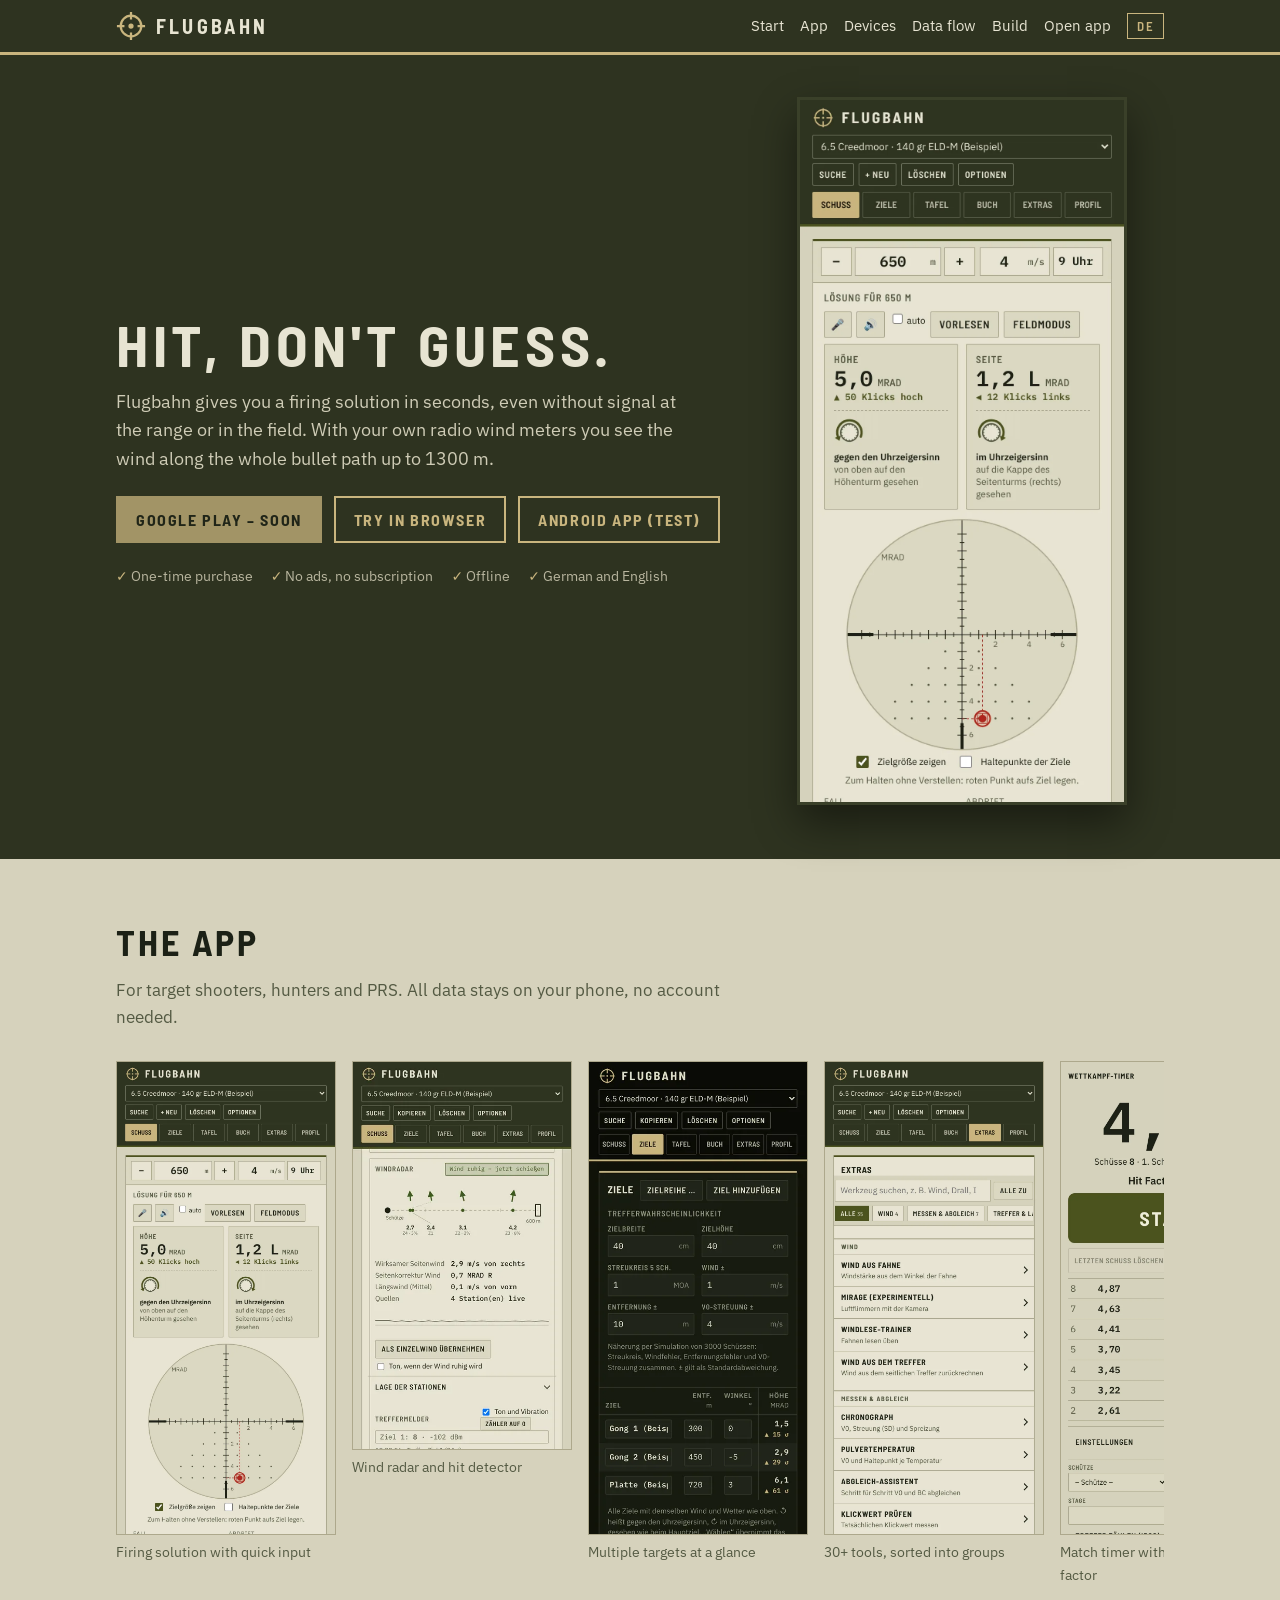
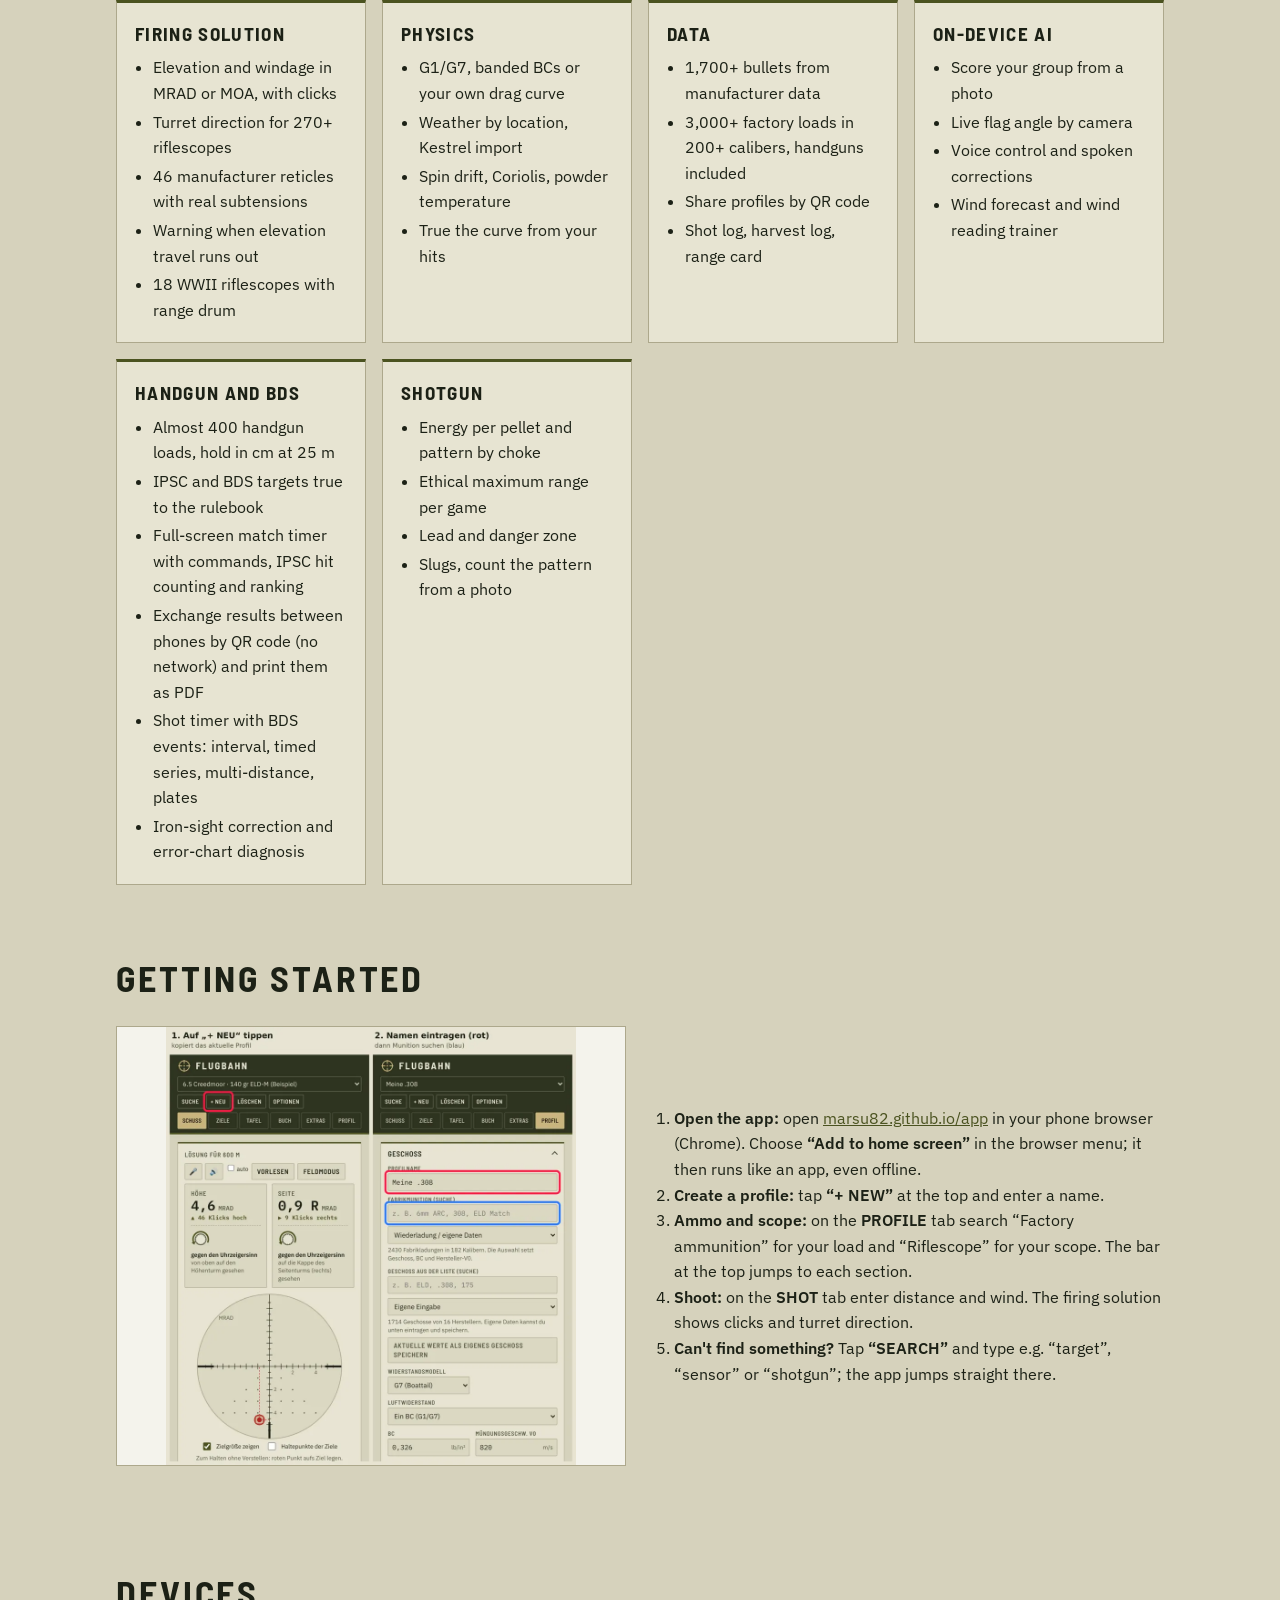
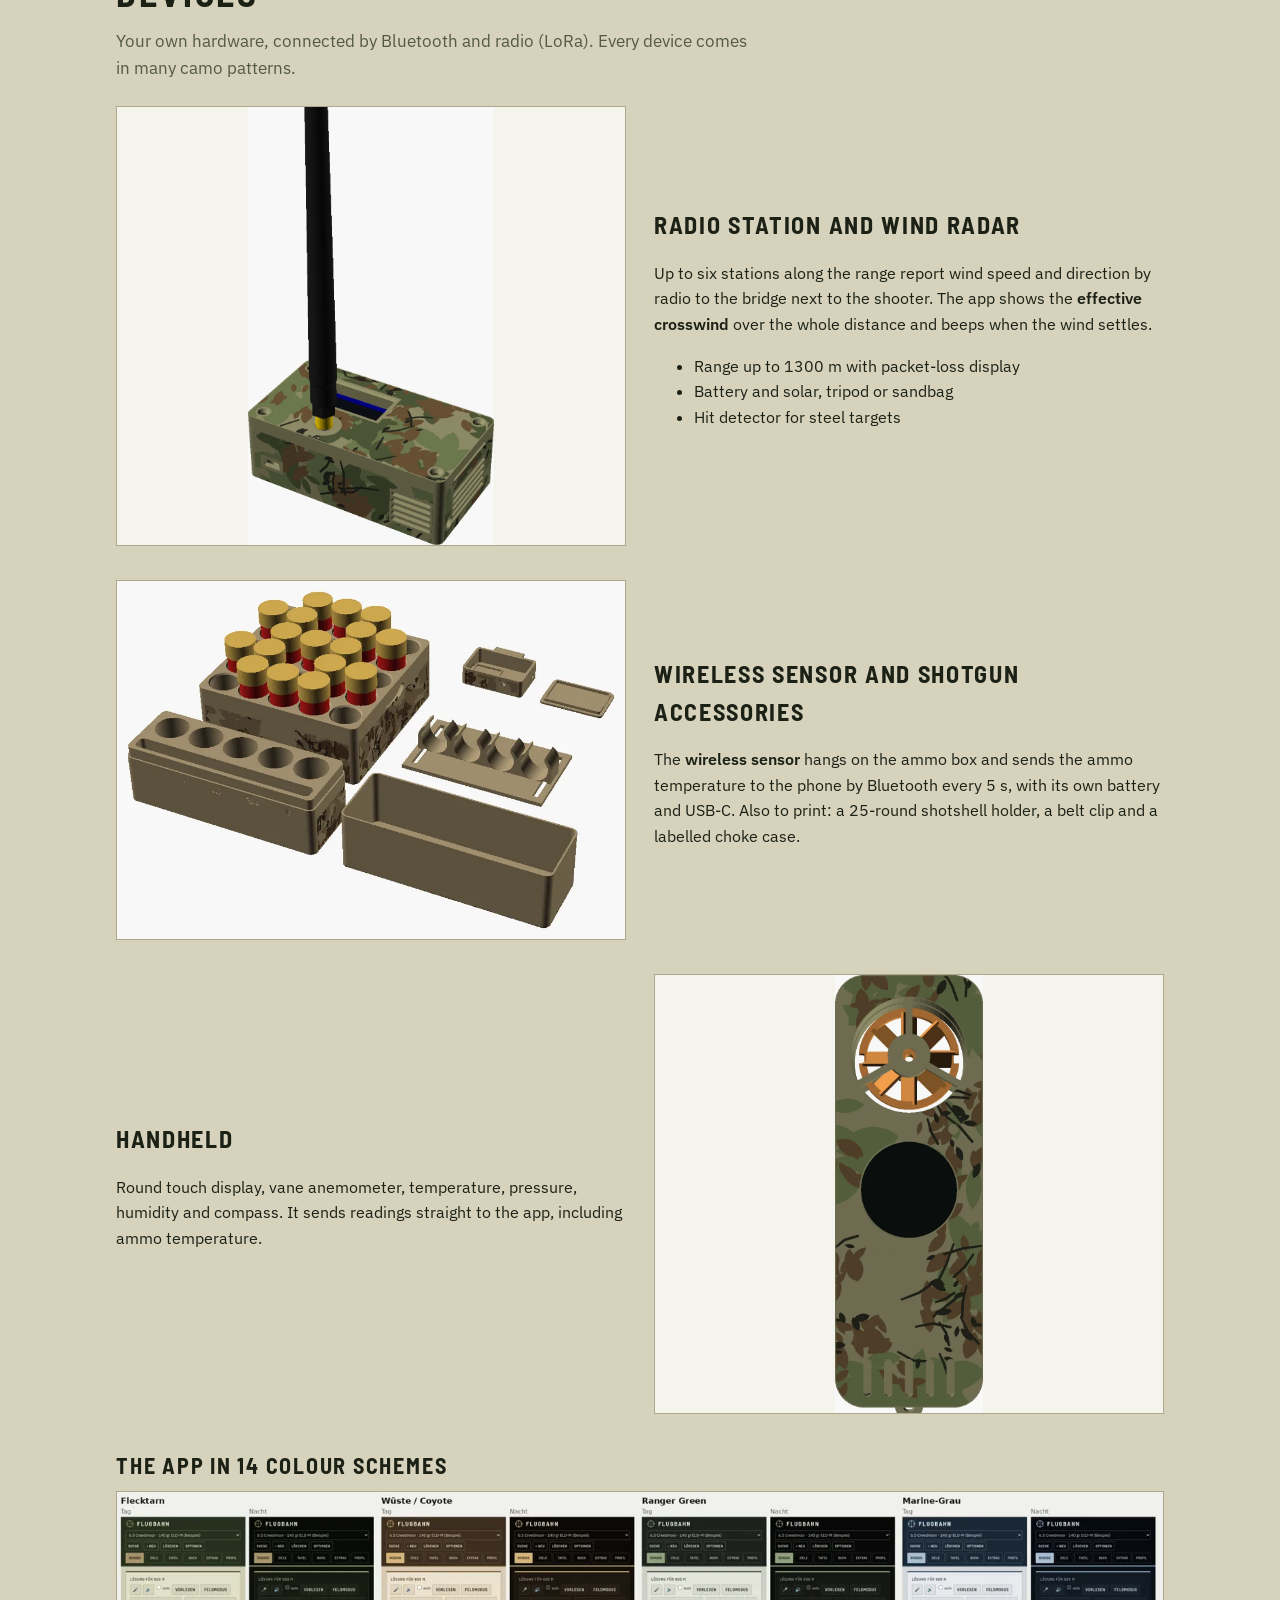
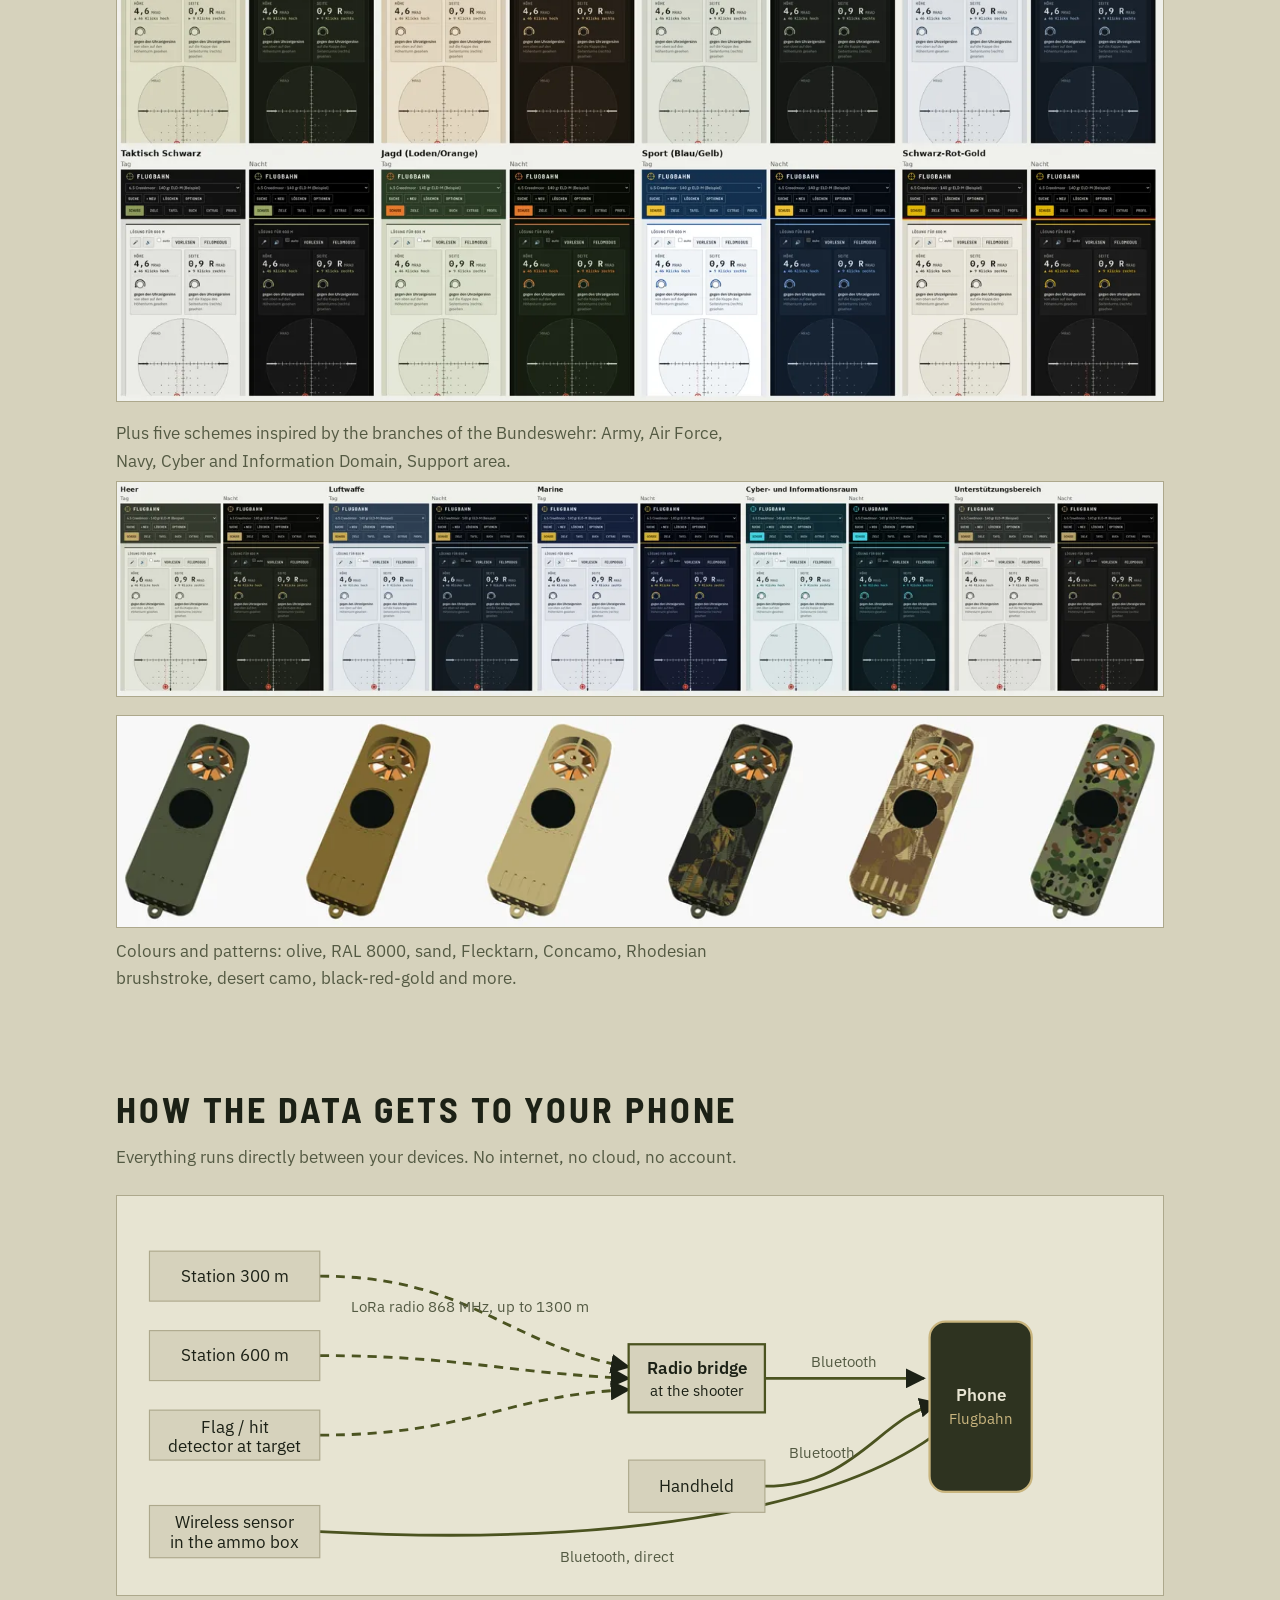
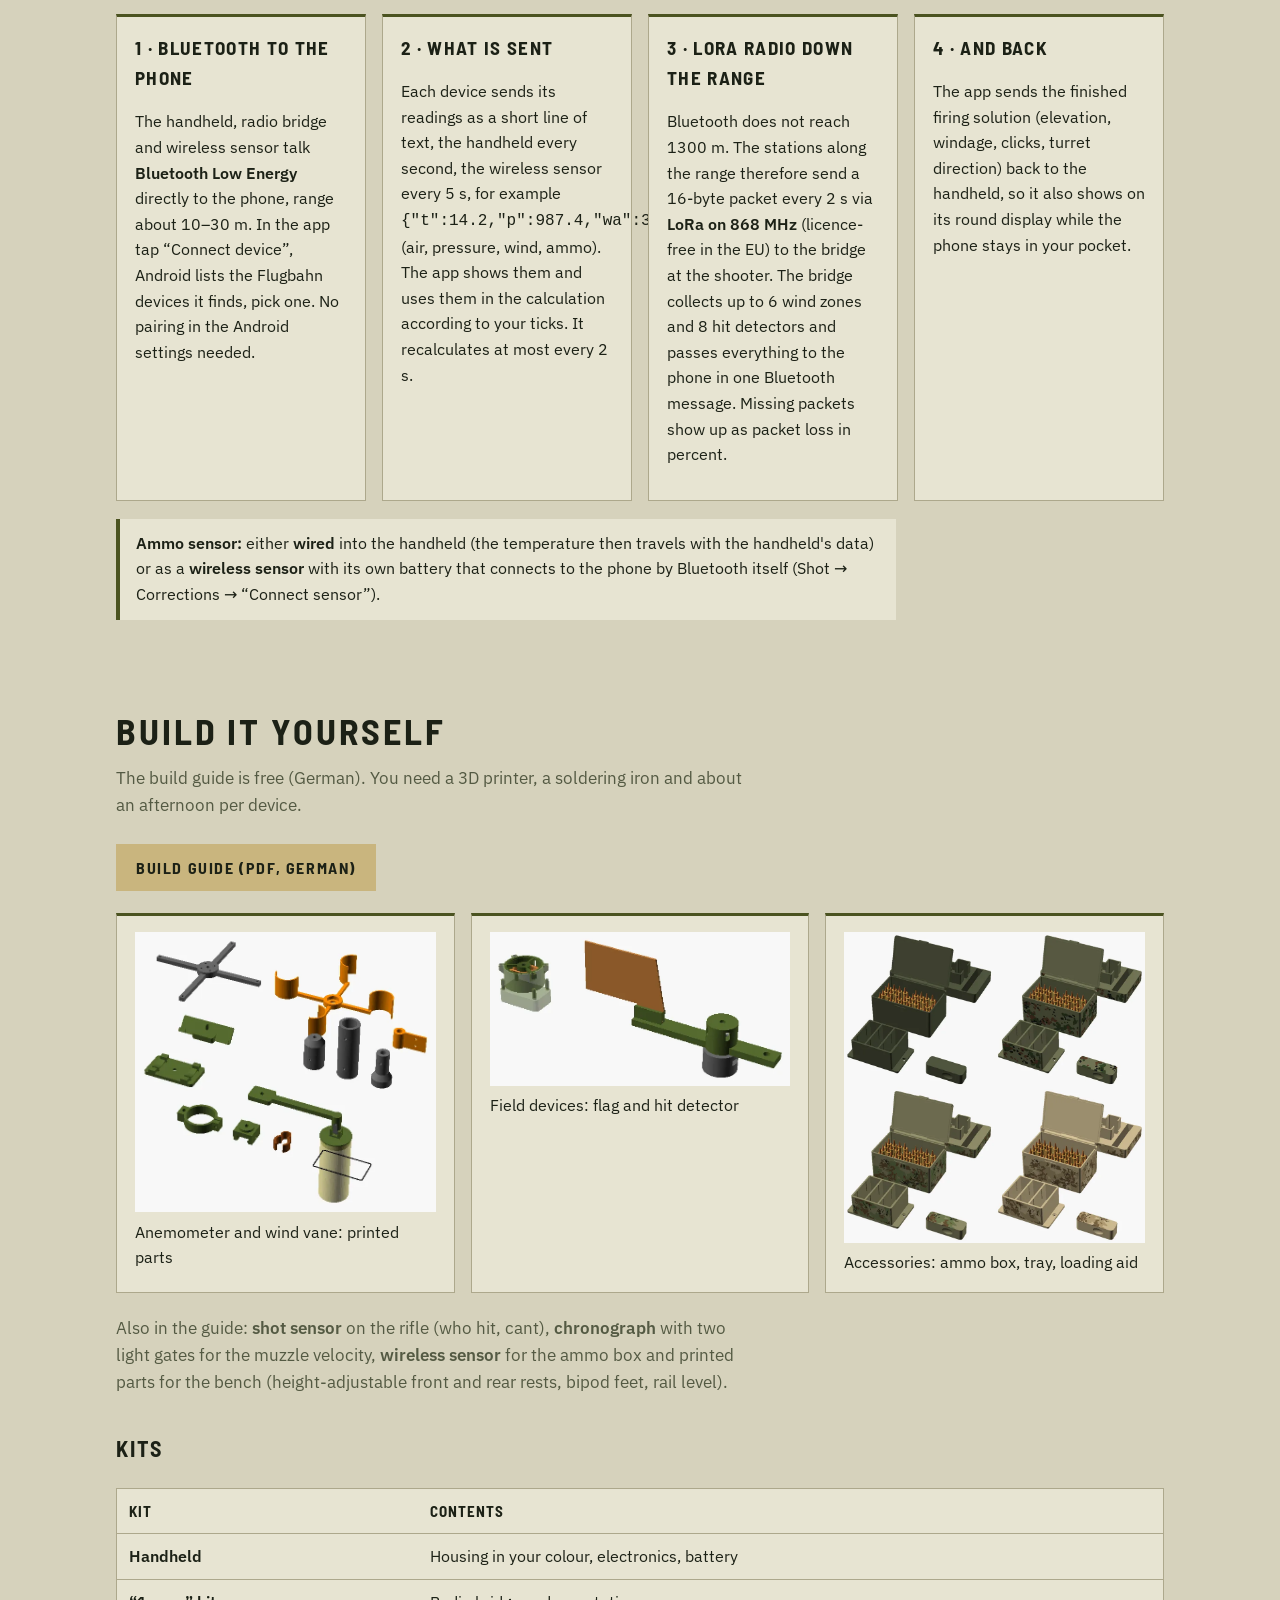
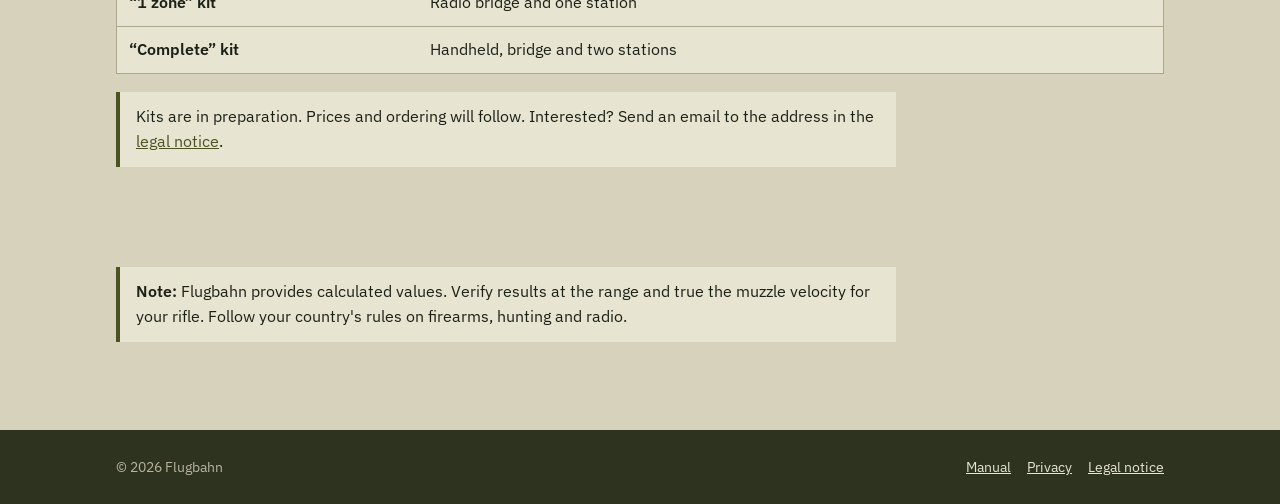
<file: index.html>
<!doctype html>
<html lang="de" data-l="de">
<head>
<meta charset="utf-8">
<meta name="viewport" content="width=device-width, initial-scale=1, viewport-fit=cover">
<title>Flugbahn – Ballistikrechner und Windmessung</title>
<meta name="description" content="Flugbahn: Ballistikrechner für Stand und Revier, offline, ohne Werbung und ohne Abo. Dazu eigene Wetterstation, Handgerät und Funk-Windmesser bis 1300 m zum Selberbauen.">
<meta name="theme-color" content="#2E3320">
<meta property="og:title" content="Flugbahn – Ballistikrechner und Windmessung">
<meta property="og:description" content="Feuerleitlösung in Sekunden, offline. Windradar mit eigenen Funkstationen bis 1300 m.">
<meta property="og:type" content="website">
<meta property="og:url" content="https://marsu82.github.io/">
<meta property="og:image" content="https://marsu82.github.io/bilder/vorschau.jpg">
<meta property="og:image:width" content="1200">
<meta property="og:image:height" content="630">
<meta name="twitter:card" content="summary_large_image">
<link rel="icon" href="app/icons/icon.svg" type="image/svg+xml">
<link rel="apple-touch-icon" href="app/icons/apple-touch-icon.png">
<link rel="stylesheet" href="app/fonts/fonts.css">
<style>
  :root{--bg:#D6D2BC;--surface:#E7E4D2;--ink:#1C2116;--muted:#545A43;--line:#ADA88C;--head:#2E3320;--acc:#C9B57E;--accent:#4B5320;--on-head:#E7E4D2}
  @media (prefers-color-scheme: dark){:root{--bg:#101209;--surface:#181B11;--ink:#DEDCC4;--muted:#8E9279;--line:#353B27;--head:#0A0C06;--accent:#C9B57E}}
  *{box-sizing:border-box}
  img{max-width:100%;height:auto}
  html{scroll-behavior:smooth}
  body{margin:0;background:var(--bg);color:var(--ink);font:16px/1.6 "IBM Plex Sans",system-ui,-apple-system,"Segoe UI",sans-serif}
  html[data-l="de"] .en, html[data-l="en"] .de{display:none!important}
  .wrap{max-width:1080px;margin:0 auto;padding-left:max(16px,env(safe-area-inset-left,0px));padding-right:max(16px,env(safe-area-inset-right,0px))}
  .cond{font-family:"Barlow Semi Condensed","Arial Narrow",sans-serif;text-transform:uppercase;letter-spacing:.08em}
  header.top{background:var(--head);color:var(--on-head);border-bottom:3px solid var(--acc);position:sticky;top:0;z-index:5}
  header.top .wrap{display:flex;align-items:center;justify-content:space-between;gap:12px;padding-block:calc(10px + env(safe-area-inset-top,0px)) 10px}
  .brand{display:flex;align-items:center;gap:10px;color:var(--on-head);text-decoration:none;font-weight:700;font-size:20px;letter-spacing:.16em}
  .brand svg{width:30px;height:30px}
  nav.links{display:flex;gap:16px;align-items:center;flex-wrap:wrap}
  nav.links a{color:var(--on-head);text-decoration:none;font-size:15px}
  nav.links a:hover{color:var(--acc)}
  .lang{background:none;border:1px solid var(--acc);color:var(--acc);font:600 13px "Barlow Semi Condensed",sans-serif;letter-spacing:.1em;padding:4px 9px;cursor:pointer}
  @media (max-width:700px){nav.links a.opt{display:none}}
  .hero{background:var(--head);color:var(--on-head);padding:42px 0 54px}
  .hero .wrap{display:grid;grid-template-columns:1.2fr .8fr;gap:36px;align-items:center}
  .hero h1{font-size:clamp(34px,6vw,58px);line-height:1.02;margin:0 0 14px;text-wrap:balance}
  .hero p{font-size:18px;max-width:52ch;color:#CFCCB6;margin:0 0 22px}
  .hero img{width:100%;max-width:330px;justify-self:center;border:3px solid #3A4029;box-shadow:0 18px 40px rgba(0,0,0,.45)}
  @media (max-width:760px){.hero .wrap{grid-template-columns:1fr}.hero img{max-width:260px}}
  .btns{display:flex;gap:12px;flex-wrap:wrap}
  .btn{display:inline-flex;align-items:center;gap:8px;padding:12px 18px;font:700 16px "Barlow Semi Condensed",sans-serif;letter-spacing:.1em;text-transform:uppercase;text-decoration:none;border:2px solid var(--acc)}
  .btn.pri{background:var(--acc);color:#1C2116}
  .btn.sec{color:var(--acc)}
  .btn[aria-disabled="true"]{opacity:.75;cursor:default}
  .badges{display:flex;gap:18px;flex-wrap:wrap;margin-top:22px;font-size:14px;color:#B9B69F}
  .badges span::before{content:"✓ ";color:var(--acc)}
  section{padding:54px 0 10px}
  h2{font-size:clamp(26px,4vw,36px);margin:0 0 6px;text-wrap:balance}
  .lead{color:var(--muted);max-width:64ch;margin:0 0 24px;font-size:17px}
  .grid{display:grid;grid-template-columns:repeat(auto-fit,minmax(240px,1fr));gap:16px}
  .card{background:var(--surface);border:1px solid var(--line);border-top:3px solid var(--accent);padding:16px 18px}
  .card h3{font-family:"Barlow Semi Condensed",sans-serif;text-transform:uppercase;letter-spacing:.07em;font-size:19px;margin:0 0 6px}
  .card ul{margin:0;padding-left:18px}
  .card li{margin:3px 0}
  .shots{display:flex;gap:16px;overflow-x:auto;padding:6px 2px 14px;scroll-snap-type:x mandatory}
  .shots figure{margin:0;flex:0 0 220px;scroll-snap-align:start}
  .shots img{width:100%;border:1px solid var(--line);display:block}
  .shots figcaption{font-size:14px;color:var(--muted);margin-top:6px}
  .dev{display:grid;grid-template-columns:1fr 1fr;gap:28px;align-items:center;margin:20px 0 34px}
  .dev img{width:100%;max-height:440px;object-fit:contain;background:#F4F3EC;border:1px solid var(--line)}
  .dev.rev .txt{order:-1}
  @media (max-width:760px){.dev{grid-template-columns:1fr}.dev.rev .txt{order:0}}
  .dev h3{font-family:"Barlow Semi Condensed",sans-serif;text-transform:uppercase;letter-spacing:.07em;font-size:24px;margin:0 0 6px}
  .wide{width:100%;background:#F4F3EC;border:1px solid var(--line);display:block}
  .note{background:var(--surface);border-left:4px solid var(--accent);padding:12px 16px;margin:18px 0;max-width:780px}
  .kits{width:100%;border-collapse:collapse;background:var(--surface);border:1px solid var(--line)}
  .kits th,.kits td{text-align:left;padding:10px 12px;border-bottom:1px solid var(--line);vertical-align:top}
  .kits th{font-family:"Barlow Semi Condensed",sans-serif;text-transform:uppercase;letter-spacing:.07em;font-size:15px}
  a{color:var(--accent)}
  footer{margin-top:60px;background:var(--head);color:#B9B69F;padding:26px 0 calc(26px + env(safe-area-inset-bottom,0px));font-size:14px}
  footer .wrap{display:flex;justify-content:space-between;gap:16px;flex-wrap:wrap}
  footer a{color:var(--on-head)}
  footer nav{display:flex;gap:16px;flex-wrap:wrap}
</style>
</head>
<body>
<header class="top"><div class="wrap">
  <a class="brand cond" href="#"><svg viewBox="0 0 32 32" fill="none" stroke="#C9B57E" stroke-width="2.4"><circle cx="16" cy="16" r="11"/><path d="M16 1v8M16 23v8M1 16h8M23 16h8"/><circle cx="16" cy="16" r="1.6" fill="#C9B57E"/></svg>Flugbahn</a>
  <nav class="links" aria-label="Hauptmenü / Main menu">
    <a class="opt" href="#start"><span class="de">Start</span><span class="en">Start</span></a>
    <a class="opt" href="#app"><span class="de">App</span><span class="en">App</span></a>
    <a class="opt" href="#geraete"><span class="de">Messgeräte</span><span class="en">Devices</span></a>
    <a class="opt" href="#daten"><span class="de">Datenfluss</span><span class="en">Data flow</span></a>
    <a class="opt" href="#bauen"><span class="de">Selbst bauen</span><span class="en">Build</span></a>
    <a href="app/"><span class="de">App öffnen</span><span class="en">Open app</span></a>
    <button class="lang" type="button" id="lang">EN</button>
  </nav>
</div></header>

<main>
<div class="hero"><div class="wrap">
  <div>
    <h1 class="cond"><span class="de">Treffen statt raten.</span><span class="en">Hit, don't guess.</span></h1>
    <p class="de">Flugbahn rechnet deine Feuerleitlösung in Sekunden, auch ohne Netz am Stand oder im Revier. Mit eigenen Funk-Windmessern siehst du den Wind entlang der ganzen Bahn bis 1300 m.</p>
    <p class="en">Flugbahn gives you a firing solution in seconds, even without signal at the range or in the field. With your own radio wind meters you see the wind along the whole bullet path up to 1300 m.</p>
    <div class="btns">
      <a class="btn pri" href="#" aria-disabled="true" title="Bald verfügbar"><span class="de">Google Play – bald</span><span class="en">Google Play – soon</span></a>
      <a class="btn sec" href="app/"><span class="de">Im Browser testen</span><span class="en">Try in browser</span></a>
      <a class="btn sec" href="download/"><span class="de">Android-App (Test)</span><span class="en">Android app (test)</span></a>
    </div>
    <div class="badges"><span class="de">Einmalkauf</span><span class="en">One-time purchase</span><span class="de">Keine Werbung, kein Abo</span><span class="en">No ads, no subscription</span><span class="de">Offline</span><span class="en">Offline</span><span class="de">Deutsch und Englisch</span><span class="en">German and English</span></div>
  </div>
  <img src="bilder/handy-schuss.webp" width="420" height="910" alt="Flugbahn: Feuerleitlösung mit Turmrichtung und Absehen">
</div></div>

<section id="app"><div class="wrap">
  <h2 class="cond"><span class="de">Die App</span><span class="en">The app</span></h2>
  <p class="lead de">Für Sportschützen, Jäger und PRS. Alle Daten bleiben auf deinem Handy, es gibt kein Konto.</p>
  <p class="lead en">For target shooters, hunters and PRS. All data stays on your phone, no account needed.</p>
  <div class="shots" tabindex="0" role="region" aria-label="Screenshots">
    <figure><img src="bilder/handy-schuss.webp" width="420" height="910" loading="lazy" alt=""><figcaption class="de">Feuerleitlösung mit Schnelleingabe</figcaption><figcaption class="en">Firing solution with quick input</figcaption></figure>
    <figure><img src="bilder/handy-windradar.webp" width="420" height="746" loading="lazy" alt=""><figcaption class="de">Windradar und Treffermelder</figcaption><figcaption class="en">Wind radar and hit detector</figcaption></figure>
    <figure><img src="bilder/handy-ziele.webp" width="420" height="910" loading="lazy" alt=""><figcaption class="de">Mehrere Ziele auf einen Blick</figcaption><figcaption class="en">Multiple targets at a glance</figcaption></figure>
    <figure><img src="bilder/handy-extras.webp" width="420" height="910" loading="lazy" alt=""><figcaption class="de">Über 30 Werkzeuge, nach Gruppen sortiert</figcaption><figcaption class="en">30+ tools, sorted into groups</figcaption></figure>
    <figure><img src="bilder/handy-timer.webp" width="420" height="910" loading="lazy" alt=""><figcaption class="de">Wettkampf-Timer mit Splits und Hit Factor</figcaption><figcaption class="en">Match timer with splits and hit factor</figcaption></figure>
    <figure><img src="bilder/handy-nacht.webp" width="420" height="910" loading="lazy" alt=""><figcaption class="de">Rotlicht-Modus für die Nacht</figcaption><figcaption class="en">Red-light mode for the night</figcaption></figure>
  </div>
  <div class="grid">
    <div class="card"><h3><span class="de">Feuerleitlösung</span><span class="en">Firing solution</span></h3><ul class="de"><li>Höhe und Seite in MRAD oder MOA, mit Klicks</li><li>Drehrichtung für über 270 Zielfernrohre</li><li>46 Herstellerabsehen mit echten Teilungen</li><li>Warnung, wenn der Verstellbereich endet</li><li>18 Zielfernrohre aus dem 2. Weltkrieg mit Entfernungstrommel</li></ul><ul class="en"><li>Elevation and windage in MRAD or MOA, with clicks</li><li>Turret direction for 270+ riflescopes</li><li>46 manufacturer reticles with real subtensions</li><li>Warning when elevation travel runs out</li><li>18 WWII riflescopes with range drum</li></ul></div>
    <div class="card"><h3><span class="de">Physik</span><span class="en">Physics</span></h3><ul class="de"><li>G1/G7, BC-Staffeln oder eigene Widerstandskurve</li><li>Wetter per Standort, Kestrel-Import</li><li>Drall, Coriolis, Pulvertemperatur</li><li>Kurve aus deinen Treffern abgleichen</li></ul><ul class="en"><li>G1/G7, banded BCs or your own drag curve</li><li>Weather by location, Kestrel import</li><li>Spin drift, Coriolis, powder temperature</li><li>True the curve from your hits</li></ul></div>
    <div class="card"><h3><span class="de">Daten</span><span class="en">Data</span></h3><ul class="de"><li>Über 1.700 Geschosse von Herstellerangaben</li><li>Über 3.000 Fabrikladungen in über 200 Kalibern, auch Kurzwaffen</li><li>Profile per QR-Code teilen</li><li>Schussbuch, Streckenbuch, Schusstafel</li></ul><ul class="en"><li>1,700+ bullets from manufacturer data</li><li>3,000+ factory loads in 200+ calibers, handguns included</li><li>Share profiles by QR code</li><li>Shot log, harvest log, range card</li></ul></div>
    <div class="card"><h3><span class="de">KI auf dem Gerät</span><span class="en">On-device AI</span></h3><ul class="de"><li>Trefferbild per Foto auswerten</li><li>Fahnenwinkel live per Kamera</li><li>Sprachsteuerung und Sprachausgabe</li><li>Windprognose und Windlese-Trainer</li></ul><ul class="en"><li>Score your group from a photo</li><li>Live flag angle by camera</li><li>Voice control and spoken corrections</li><li>Wind forecast and wind reading trainer</li></ul></div>
    <div class="card"><h3><span class="de">Kurzwaffe und BDS</span><span class="en">Handgun and BDS</span></h3><ul class="de"><li>Fast 400 Kurzwaffen-Ladungen, Haltepunkt in cm auf 25 m</li><li>IPSC- und BDS-Scheiben maßgenau nach Sportordnung</li><li>Wettkampf-Timer im Vollbild mit Kommandos, IPSC-Trefferzählung und Rangliste</li><li>Ergebnisse per QR-Code zwischen Handys austauschen (ohne Netz) und als PDF drucken</li><li>Schusstimer mit BDS-Disziplinen: Intervall, Zeitserie, Mehrdistanz, Fallscheibe</li><li>Visierkorrektur und Fehlerbild-Diagnose</li></ul><ul class="en"><li>Almost 400 handgun loads, hold in cm at 25 m</li><li>IPSC and BDS targets true to the rulebook</li><li>Full-screen match timer with commands, IPSC hit counting and ranking</li><li>Exchange results between phones by QR code (no network) and print them as PDF</li><li>Shot timer with BDS events: interval, timed series, multi-distance, plates</li><li>Iron-sight correction and error-chart diagnosis</li></ul></div>
    <div class="card"><h3><span class="de">Flinte</span><span class="en">Shotgun</span></h3><ul class="de"><li>Energie je Schrotkorn und Garbe nach Würgebohrung</li><li>Sinnvolle Höchstentfernung je Wildart</li><li>Vorhalt und Gefahrenbereich</li><li>Flintenlaufgeschosse, Garbe per Foto zählen</li></ul><ul class="en"><li>Energy per pellet and pattern by choke</li><li>Ethical maximum range per game</li><li>Lead and danger zone</li><li>Slugs, count the pattern from a photo</li></ul></div>
  </div>
</div></section>

<section id="start"><div class="wrap">
  <h2 class="cond"><span class="de">Erste Schritte</span><span class="en">Getting started</span></h2>
  <div class="dev"><img src="bilder/profil-anlegen.webp" width="900" height="960" loading="lazy" alt="Profil anlegen: auf + NEU tippen, Namen eintragen, Munition suchen">
    <div class="txt">
      <ol class="de" style="padding-left:20px;margin:0">
        <li><b>App öffnen:</b> <a href="app/">marsu82.github.io/app</a> im Handy-Browser (Chrome) öffnen. Im Browser-Menü <b>„Zum Startbildschirm hinzufügen“</b> wählen, dann läuft sie wie eine App und auch ohne Netz.</li>
        <li><b>Profil anlegen:</b> oben auf <b>„+ NEU“</b> tippen, Namen eintragen.</li>
        <li><b>Munition und Zielfernrohr:</b> im Reiter <b>PROFIL</b> unter „Fabrikmunition“ deine Ladung suchen, unter „Zielfernrohr“ dein Glas. Die Leiste oben springt zu jedem Abschnitt.</li>
        <li><b>Schießen:</b> im Reiter <b>SCHUSS</b> Entfernung und Wind eintragen. Die Feuerleitlösung zeigt Klicks und Drehrichtung.</li>
        <li><b>Etwas nicht gefunden?</b> Auf <b>„SUCHE“</b> tippen und z. B. „Scheibe“, „Fühler“ oder „Flinte“ eingeben, die App springt direkt dorthin.</li>
      </ol>
      <ol class="en" style="padding-left:20px;margin:0">
        <li><b>Open the app:</b> open <a href="app/">marsu82.github.io/app</a> in your phone browser (Chrome). Choose <b>“Add to home screen”</b> in the browser menu; it then runs like an app, even offline.</li>
        <li><b>Create a profile:</b> tap <b>“+ NEW”</b> at the top and enter a name.</li>
        <li><b>Ammo and scope:</b> on the <b>PROFILE</b> tab search “Factory ammunition” for your load and “Riflescope” for your scope. The bar at the top jumps to each section.</li>
        <li><b>Shoot:</b> on the <b>SHOT</b> tab enter distance and wind. The firing solution shows clicks and turret direction.</li>
        <li><b>Can't find something?</b> Tap <b>“SEARCH”</b> and type e.g. “target”, “sensor” or “shotgun”; the app jumps straight there.</li>
      </ol>
    </div></div>
</div></section>

<section id="geraete"><div class="wrap">
  <h2 class="cond"><span class="de">Messgeräte</span><span class="en">Devices</span></h2>
  <p class="lead de">Eigene Hardware, verbunden per Bluetooth und Funk (LoRa). Jedes Gerät gibt es in vielen Tarnmustern.</p>
  <p class="lead en">Your own hardware, connected by Bluetooth and radio (LoRa). Every device comes in many camo patterns.</p>

  <div class="dev"><img src="bilder/funkstation.webp" width="679" height="1206" loading="lazy" alt="Funkstation mit Antenne">
    <div class="txt"><h3><span class="de">Funkstation und Windradar</span><span class="en">Radio station and wind radar</span></h3>
      <p class="de">Bis zu sechs Stationen entlang der Bahn melden Wind und Richtung per Funk an die Brücke am Schützen. Die App zeigt den <b>wirksamen Seitenwind</b> über die ganze Strecke und gibt ein Signal, wenn der Wind ruhig ist.</p>
      <p class="en">Up to six stations along the range report wind speed and direction by radio to the bridge next to the shooter. The app shows the <b>effective crosswind</b> over the whole distance and beeps when the wind settles.</p>
      <ul class="de"><li>Reichweite bis 1300 m mit Paketverlust-Anzeige</li><li>Akku und Solar, Stativ oder Sandsack</li><li>Treffermelder für Stahlziele</li></ul>
      <ul class="en"><li>Range up to 1300 m with packet-loss display</li><li>Battery and solar, tripod or sandbag</li><li>Hit detector for steel targets</li></ul></div></div>

  <div class="dev"><img src="bilder/flinte.webp" width="900" height="633" loading="lazy" alt="Schrotpatronen-Halter, Choke-Etui, Gürtel-Clip und Funkfühler">
    <div class="txt"><h3><span class="de">Funkfühler und Flinten-Zubehör</span><span class="en">Wireless sensor and shotgun accessories</span></h3>
      <p class="de">Der <b>Funkfühler</b> hängt an der Patronenbox und meldet die Munitionstemperatur alle 5 s per Bluetooth ans Handy, mit eigenem Akku und USB-C. Dazu zum Drucken: Schrotpatronen-Halter für 25 Patronen, Gürtel-Clip und Choke-Etui mit Beschriftung.</p>
      <p class="en">The <b>wireless sensor</b> hangs on the ammo box and sends the ammo temperature to the phone by Bluetooth every 5 s, with its own battery and USB-C. Also to print: a 25-round shotshell holder, a belt clip and a labelled choke case.</p></div></div>

  <div class="dev rev"><img src="bilder/handgeraet.webp" width="434" height="1284" loading="lazy" alt="Handgerät">
    <div class="txt"><h3><span class="de">Handgerät</span><span class="en">Handheld</span></h3>
      <p class="de">Rundes Touch-Display, Flügelrad, Temperatur, Luftdruck, Feuchte und Kompass. Es schickt die Werte direkt in die App, auch die Munitionstemperatur.</p>
      <p class="en">Round touch display, vane anemometer, temperature, pressure, humidity and compass. It sends readings straight to the app, including ammo temperature.</p></div></div>

  <h3 class="cond" style="margin:0 0 8px;font-size:22px"><span class="de">Die App in 14 Farbschemata</span><span class="en">The app in 14 colour schemes</span></h3>
  <img class="wide" src="bilder/farbschemata.webp" width="1400" height="682" loading="lazy" alt="App in Flecktarn, Wüste, Ranger Green, Marine-Grau, Schwarz, Jagd, Sport und Schwarz-Rot-Gold, jeweils Tag und Nacht" style="margin-bottom:18px">
  <p class="lead de" style="margin:0 0 6px">Dazu fünf Schemata in Anlehnung an die Teilstreitkräfte der Bundeswehr: Heer, Luftwaffe, Marine, Cyber- und Informationsraum, Unterstützungsbereich.</p>
  <p class="lead en" style="margin:0 0 6px">Plus five schemes inspired by the branches of the Bundeswehr: Army, Air Force, Navy, Cyber and Information Domain, Support area.</p>
  <img class="wide" src="bilder/farbschemata-bundeswehr.webp" width="1400" height="286" loading="lazy" alt="App in den Farben von Heer, Luftwaffe, Marine, CIR und Unterstützungsbereich" style="margin-bottom:18px">
  <img class="wide" src="bilder/farben.webp" width="1000" height="202" loading="lazy" alt="Handgerät in sechs Farben und Tarnmustern">
  <p class="lead de" style="margin-top:10px">Farben und Muster: Oliv, RAL 8000, Sand, Flecktarn, Concamo, Rhodesian Brushstroke, Wüstentarn, Schwarz-Rot-Gold und mehr.</p>
  <p class="lead en" style="margin-top:10px">Colours and patterns: olive, RAL 8000, sand, Flecktarn, Concamo, Rhodesian brushstroke, desert camo, black-red-gold and more.</p>
</div></section>

<section id="daten"><div class="wrap">
  <h2 class="cond"><span class="de">So kommen die Daten ins Handy</span><span class="en">How the data gets to your phone</span></h2>
  <p class="lead de">Alles läuft direkt zwischen deinen Geräten. Kein Internet, keine Cloud, kein Konto.</p>
  <p class="lead en">Everything runs directly between your devices. No internet, no cloud, no account.</p>
  <figure style="margin:0 0 18px;background:var(--surface);border:1px solid var(--line);padding:12px">
    <svg viewBox="0 0 900 330" width="100%" role="img" aria-label="Datenfluss: Funkstationen per LoRa zur Brücke, Brücke, Handgerät und Funkfühler per Bluetooth zum Handy" style="display:block;font-family:'IBM Plex Sans',sans-serif">
      <defs><marker id="pf" viewBox="0 0 10 10" refX="9" refY="5" markerWidth="7" markerHeight="7" orient="auto"><path d="M0 0L10 5L0 10z" fill="currentColor"/></marker></defs>
      <g style="color:var(--accent)" fill="none" stroke="currentColor" stroke-width="2.5">
        <path d="M168 60 C 300 60, 330 120, 440 140" stroke-dasharray="8 6" marker-end="url(#pf)"/>
        <path d="M168 130 C 290 130, 330 145, 440 150" stroke-dasharray="8 6" marker-end="url(#pf)"/>
        <path d="M168 200 C 300 200, 330 165, 440 160" stroke-dasharray="8 6" marker-end="url(#pf)"/>
        <path d="M560 150 L 700 150" marker-end="url(#pf)"/>
        <path d="M560 245 C 640 245, 660 185, 712 172" marker-end="url(#pf)"/>
        <path d="M168 285 C 450 300, 640 260, 722 190" marker-end="url(#pf)"/>
      </g>
      <g font-size="15" fill="var(--ink)">
        <rect x="18" y="38" width="150" height="44" fill="var(--bg)" stroke="var(--line)"/><text x="93" y="65" text-anchor="middle">Station 300 m</text>
        <rect x="18" y="108" width="150" height="44" fill="var(--bg)" stroke="var(--line)"/><text x="93" y="135" text-anchor="middle">Station 600 m</text>
        <rect x="18" y="178" width="150" height="44" fill="var(--bg)" stroke="var(--line)"/><text class="de" x="93" y="198" text-anchor="middle">Fahne / Treffer-</text><text class="de" x="93" y="215" text-anchor="middle">melder am Ziel</text><text class="en" x="93" y="198" text-anchor="middle">Flag / hit</text><text class="en" x="93" y="215" text-anchor="middle">detector at target</text>
        <rect x="440" y="120" width="120" height="60" fill="var(--bg)" stroke="var(--accent)" stroke-width="2"/><text class="de" x="500" y="146" text-anchor="middle" font-weight="700">Funkbrücke</text><text class="de" x="500" y="166" text-anchor="middle" font-size="13">am Schützen</text><text class="en" x="500" y="146" text-anchor="middle" font-weight="700">Radio bridge</text><text class="en" x="500" y="166" text-anchor="middle" font-size="13">at the shooter</text>
        <rect x="440" y="222" width="120" height="46" fill="var(--bg)" stroke="var(--line)"/><text class="de" x="500" y="250" text-anchor="middle">Handgerät</text><text class="en" x="500" y="250" text-anchor="middle">Handheld</text>
        <rect x="18" y="262" width="150" height="46" fill="var(--bg)" stroke="var(--line)"/><text class="de" x="93" y="282" text-anchor="middle">Funkfühler in</text><text class="de" x="93" y="299" text-anchor="middle">der Patronenbox</text><text class="en" x="93" y="282" text-anchor="middle">Wireless sensor</text><text class="en" x="93" y="299" text-anchor="middle">in the ammo box</text>
        <rect x="705" y="100" width="90" height="150" rx="14" fill="var(--head)" stroke="var(--acc)" stroke-width="2"/><text class="de" x="750" y="170" text-anchor="middle" fill="#E7E4D2" font-weight="700">Handy</text><text class="en" x="750" y="170" text-anchor="middle" fill="#E7E4D2" font-weight="700">Phone</text><text x="750" y="190" text-anchor="middle" fill="#C9B57E" font-size="13">Flugbahn</text>
      </g>
      <g font-size="13" fill="var(--muted)">
        <text class="de" x="300" y="92" text-anchor="middle">LoRa-Funk 868 MHz, bis 1300 m</text><text class="en" x="300" y="92" text-anchor="middle">LoRa radio 868 MHz, up to 1300 m</text>
        <text x="630" y="140" text-anchor="middle">Bluetooth</text>
        <text x="610" y="220" text-anchor="middle">Bluetooth</text>
        <text class="de" x="430" y="312" text-anchor="middle">Bluetooth, direkt</text><text class="en" x="430" y="312" text-anchor="middle">Bluetooth, direct</text>
      </g>
    </svg>
  </figure>
  <div class="grid">
    <div class="card"><h3><span class="de">1 · Bluetooth zum Handy</span><span class="en">1 · Bluetooth to the phone</span></h3>
      <p class="de">Handgerät, Funkbrücke und Funkfühler sprechen <b>Bluetooth Low Energy</b> direkt mit dem Handy, Reichweite etwa 10–30 m. In der App tippst du auf „Messgerät verbinden“, Android zeigt die gefundenen Flugbahn-Geräte, du wählst eins aus. Koppeln in den Android-Einstellungen ist nicht nötig.</p>
      <p class="en">The handheld, radio bridge and wireless sensor talk <b>Bluetooth Low Energy</b> directly to the phone, range about 10–30 m. In the app tap “Connect device”, Android lists the Flugbahn devices it finds, pick one. No pairing in the Android settings needed.</p></div>
    <div class="card"><h3><span class="de">2 · Was übertragen wird</span><span class="en">2 · What is sent</span></h3>
      <p class="de">Jedes Gerät schickt seine Messwerte als kurze Textzeile, das Handgerät jede Sekunde, der Funkfühler alle 5 s, zum Beispiel <code>{"t":14.2,"p":987.4,"wa":3.1,"at":21.4}</code> (Luft, Druck, Wind, Munition). Die App zeigt sie an und übernimmt sie in die Rechnung, je nachdem, welche Haken du gesetzt hast. Neu gerechnet wird höchstens alle 2 s.</p>
      <p class="en">Each device sends its readings as a short line of text, the handheld every second, the wireless sensor every 5 s, for example <code>{"t":14.2,"p":987.4,"wa":3.1,"at":21.4}</code> (air, pressure, wind, ammo). The app shows them and uses them in the calculation according to your ticks. It recalculates at most every 2 s.</p></div>
    <div class="card"><h3><span class="de">3 · LoRa-Funk über die Strecke</span><span class="en">3 · LoRa radio down the range</span></h3>
      <p class="de">Bluetooth reicht keine 1300 m. Die Stationen an der Bahn funken deshalb mit <b>LoRa auf 868 MHz</b> (in der EU anmeldefrei) alle 2 s ein 16-Byte-Paket an die Brücke am Schützen. Die Brücke sammelt bis zu 6 Windzonen und 8 Treffermelder und gibt alles in einer Meldung per Bluetooth ans Handy weiter. Fehlende Pakete zeigt die App als Paketverlust in Prozent.</p>
      <p class="en">Bluetooth does not reach 1300 m. The stations along the range therefore send a 16-byte packet every 2 s via <b>LoRa on 868 MHz</b> (licence-free in the EU) to the bridge at the shooter. The bridge collects up to 6 wind zones and 8 hit detectors and passes everything to the phone in one Bluetooth message. Missing packets show up as packet loss in percent.</p></div>
    <div class="card"><h3><span class="de">4 · Und zurück</span><span class="en">4 · And back</span></h3>
      <p class="de">Die App schickt die fertige Feuerleitlösung (Höhe, Seite, Klicks, Drehrichtung) zurück ans Handgerät. So steht sie auch auf dessen rundem Display, wenn das Handy in der Tasche bleibt.</p>
      <p class="en">The app sends the finished firing solution (elevation, windage, clicks, turret direction) back to the handheld, so it also shows on its round display while the phone stays in your pocket.</p></div>
  </div>
  <p class="note de"><b>Munitionsfühler:</b> entweder <b>am Kabel</b> ins Handgerät gesteckt (die Temperatur geht dann mit den Handgerät-Daten ins Handy) oder als <b>Funkfühler</b> mit eigenem Akku, der sich selbst per Bluetooth mit dem Handy verbindet (Schuss → Korrekturen → „Fühler verbinden“).</p>
  <p class="note en"><b>Ammo sensor:</b> either <b>wired</b> into the handheld (the temperature then travels with the handheld's data) or as a <b>wireless sensor</b> with its own battery that connects to the phone by Bluetooth itself (Shot → Corrections → “Connect sensor”).</p>
</div></section>

<section id="bauen"><div class="wrap">
  <h2 class="cond"><span class="de">Selbst bauen</span><span class="en">Build it yourself</span></h2>
  <p class="lead de">Die Bauanleitung ist kostenlos. Du brauchst einen 3D-Drucker, einen Lötkolben und etwa einen Nachmittag pro Gerät.</p>
  <p class="lead en">The build guide is free (German). You need a 3D printer, a soldering iron and about an afternoon per device.</p>
  <div class="btns" style="margin-bottom:22px"><a class="btn pri" href="bauanleitung/Flugbahn-Bauanleitung.pdf" download><span class="de">Bauanleitung (PDF, 37 Seiten)</span><span class="en">Build guide (PDF, German)</span></a></div>
  <div class="grid">
    <figure class="card" style="margin:0"><img src="bilder/feldgeraete.webp" width="639" height="596" alt="" style="width:100%"><figcaption><span class="de">Windmesser und Windfahne: Druckteile</span><span class="en">Anemometer and wind vane: printed parts</span></figcaption></figure>
    <figure class="card" style="margin:0"><img src="bilder/windmesser.webp" width="707" height="363" alt="" style="width:100%"><figcaption><span class="de">Feldgeräte: Fahne und Treffermelder</span><span class="en">Field devices: flag and hit detector</span></figcaption></figure>
    <figure class="card" style="margin:0"><img src="bilder/zubehoer.webp" width="900" height="932" alt="" style="width:100%"><figcaption><span class="de">Zubehör: Patronenbox, Ablage, Ladehilfe</span><span class="en">Accessories: ammo box, tray, loading aid</span></figcaption></figure>
  </div>

  <p class="lead de" id="weitere-geraete" style="margin-top:22px">Außerdem in der Anleitung: <b>Schussmelder</b> am Gewehr (wer hat getroffen, Verkantung), <b>Chronograph</b> mit zwei Lichtschranken für die V0, <b>Funkfühler</b> für die Patronenbox und Druckteile für die Schießbank (höhenverstellbare Auflagen für Hinter- und Vorderschaft, Zweibein-Füße, Libelle für die Schiene).</p>
  <p class="lead en" style="margin-top:22px">Also in the guide: <b>shot sensor</b> on the rifle (who hit, cant), <b>chronograph</b> with two light gates for the muzzle velocity, <b>wireless sensor</b> for the ammo box and printed parts for the bench (height-adjustable front and rear rests, bipod feet, rail level).</p>
  <h3 class="cond" style="margin-top:34px;font-size:22px"><span class="de">Bausätze</span><span class="en">Kits</span></h3>
  <table class="kits">
    <thead><tr><th><span class="de">Set</span><span class="en">Kit</span></th><th><span class="de">Inhalt</span><span class="en">Contents</span></th></tr></thead>
    <tbody>
      <tr><td><b><span class="de">Handgerät</span><span class="en">Handheld</span></b></td><td><span class="de">Gehäuse in Wunschfarbe, Elektronik, Akku</span><span class="en">Housing in your colour, electronics, battery</span></td></tr>
      <tr><td><b><span class="de">Set „1 Zone“</span><span class="en">“1 zone” kit</span></b></td><td><span class="de">Funkbrücke und eine Funkstation</span><span class="en">Radio bridge and one station</span></td></tr>
      <tr><td><b><span class="de">Set „Komplett“</span><span class="en">“Complete” kit</span></b></td><td><span class="de">Handgerät, Brücke und zwei Stationen</span><span class="en">Handheld, bridge and two stations</span></td></tr>
    </tbody>
  </table>
  <p class="note de">Bausätze sind in Vorbereitung. Preise und Bestellung folgen. Interesse? Schreib eine E-Mail an die Adresse im <a href="impressum.html">Impressum</a>.</p>
  <p class="note en">Kits are in preparation. Prices and ordering will follow. Interested? Send an email to the address in the <a href="impressum.html">legal notice</a>.</p>
</div></section>

<section id="hinweis"><div class="wrap">
  <p class="note de"><b>Hinweis:</b> Flugbahn liefert Rechenwerte. Überprüfe die Ergebnisse am Schießstand und gleiche die V0 an deine Waffe an. Beachte die Vorschriften deines Landes zu Waffen, Jagd und Funk.</p>
  <p class="note en"><b>Note:</b> Flugbahn provides calculated values. Verify results at the range and true the muzzle velocity for your rifle. Follow your country's rules on firearms, hunting and radio.</p>
</div></section>
</main>

<footer><div class="wrap">
  <span>© 2026 Flugbahn</span>
  <nav aria-label="Rechtliches und Hilfe / Legal and help"><a class="de" href="app/handbuch.html">Handbuch</a><a class="en" href="app/handbook.html">Manual</a><a class="de" href="app/datenschutz.html">Datenschutz</a><a class="en" href="app/privacy.html">Privacy</a><a href="impressum.html"><span class="de">Impressum</span><span class="en">Legal notice</span></a></nav>
</div></footer>
<script>
(function () {
  var h = document.documentElement, b = document.getElementById("lang"), l;
  try { l = localStorage.getItem("flugbahn.site_lang"); } catch (e) {}
  if (!l) l = /^de\b/i.test(navigator.language || "de") ? "de" : "en";
  function set(x) { l = x; h.dataset.l = x; h.lang = x; b.textContent = x === "de" ? "EN" : "DE"; try { localStorage.setItem("flugbahn.site_lang", x); } catch (e) {} }
  set(l);
  b.addEventListener("click", function () { set(l === "de" ? "en" : "de"); });
  document.querySelectorAll('[aria-disabled="true"]').forEach(function (a) { a.addEventListener("click", function (e) { e.preventDefault(); }); });
})();
</script>
</body>
</html>
</file>
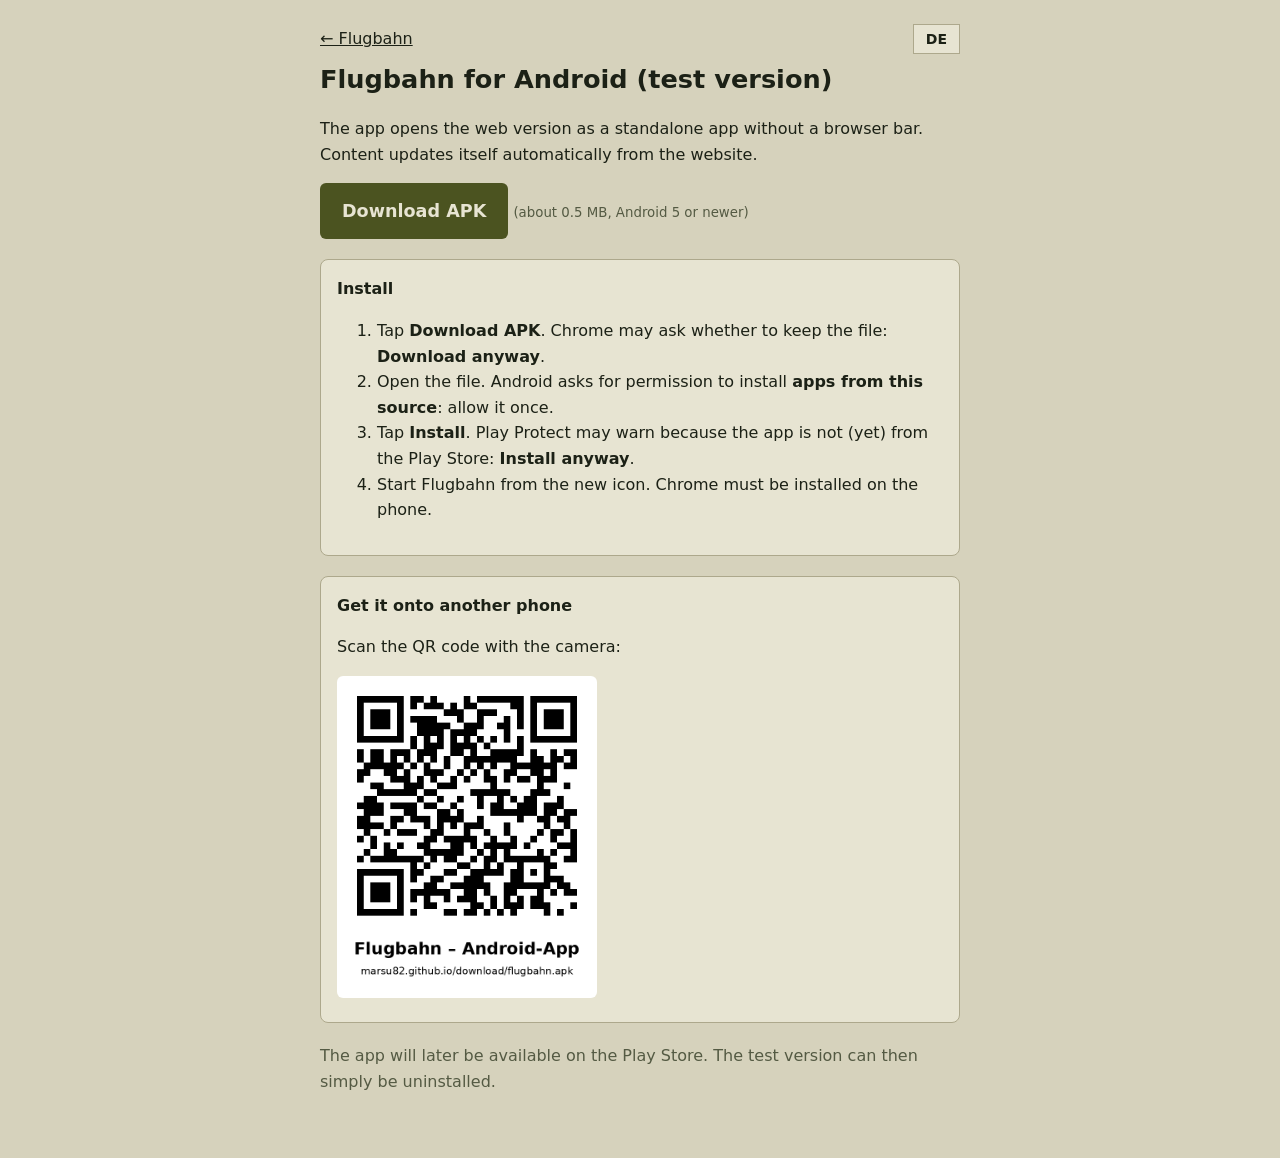
<file: download/index.html>
<!doctype html>
<html lang="de" data-l="de">
<head>
<meta charset="utf-8">
<meta name="viewport" content="width=device-width,initial-scale=1">
<title>Flugbahn für Android</title>
<meta name="robots" content="noindex">
<style>
  :root{--bg:#D6D2BC;--surface:#E7E4D2;--ink:#1C2116;--muted:#545A43;--line:#ADA88C;--accent:#4B5320;--on:#E7E4D2}
  @media (prefers-color-scheme: dark){:root{--bg:#101209;--surface:#181B11;--ink:#DEDCC4;--muted:#8E9279;--line:#353B27;--accent:#C9B57E;--on:#101209}}
  html[data-l="de"] .en, html[data-l="en"] .de{display:none!important}
  body{margin:0;background:var(--bg);color:var(--ink);font:16px/1.6 system-ui,-apple-system,"Segoe UI",sans-serif}
  main{max-width:640px;margin:0 auto;padding:24px 16px 48px}
  .top{display:flex;justify-content:space-between;align-items:center;gap:10px}
  h1{font-size:1.6rem;margin:.2em 0 .4em}
  .btn{display:inline-block;background:var(--accent);color:var(--on);padding:14px 22px;border-radius:6px;font-weight:700;text-decoration:none;font-size:1.1rem}
  .lang{border:1px solid var(--line);background:var(--surface);color:var(--ink);padding:6px 12px;font:600 14px system-ui,sans-serif;cursor:pointer}
  .card{background:var(--surface);border:1px solid var(--line);border-radius:8px;padding:16px;margin:20px 0}
  img{max-width:260px;width:100%;height:auto;background:#fff;border-radius:6px}
  small,.muted{color:var(--muted)}
  a{color:inherit}
</style>
</head>
<body>
<main>
  <div class="top"><a href="../">← Flugbahn</a><button class="lang" id="lang" type="button">EN</button></div>
  <h1><span class="de">Flugbahn für Android (Testversion)</span><span class="en">Flugbahn for Android (test version)</span></h1>
  <p class="de">Die App öffnet die Webversion als eigene App ohne Browserleiste. Inhalte aktualisieren sich automatisch über die Webseite.</p>
  <p class="en">The app opens the web version as a standalone app without a browser bar. Content updates itself automatically from the website.</p>
  <p><a class="btn" href="flugbahn.apk" download><span class="de">APK herunterladen</span><span class="en">Download APK</span></a> <small class="de">(ca. 0,5 MB, Android 5 oder neuer)</small><small class="en">(about 0.5 MB, Android 5 or newer)</small></p>
  <div class="card">
    <b class="de">Installieren</b><b class="en">Install</b>
    <ol class="de">
      <li>Auf <b>APK herunterladen</b> tippen. Chrome fragt eventuell, ob du die Datei behalten willst: <b>Trotzdem herunterladen</b>.</li>
      <li>Die Datei öffnen. Android fragt nach der Erlaubnis, <b>Apps aus dieser Quelle</b> zu installieren: einmal erlauben.</li>
      <li><b>Installieren</b> tippen. Play Protect warnt vielleicht, weil die App (noch) nicht aus dem Play Store kommt: <b>Trotzdem installieren</b>.</li>
      <li>Flugbahn über das neue Symbol starten. Chrome muss auf dem Handy installiert sein.</li>
    </ol>
    <ol class="en">
      <li>Tap <b>Download APK</b>. Chrome may ask whether to keep the file: <b>Download anyway</b>.</li>
      <li>Open the file. Android asks for permission to install <b>apps from this source</b>: allow it once.</li>
      <li>Tap <b>Install</b>. Play Protect may warn because the app is not (yet) from the Play Store: <b>Install anyway</b>.</li>
      <li>Start Flugbahn from the new icon. Chrome must be installed on the phone.</li>
    </ol>
  </div>
  <div class="card">
    <b class="de">Auf ein anderes Handy bringen</b><b class="en">Get it onto another phone</b>
    <p class="de">QR-Code mit der Kamera scannen:</p><p class="en">Scan the QR code with the camera:</p>
    <img src="flugbahn-apk-qr.png" alt="QR-Code / QR code: flugbahn.apk" width="624" height="774">
  </div>
  <p class="muted de">Später gibt es die App im Play Store. Die Testversion kann dann einfach deinstalliert werden.</p>
  <p class="muted en">The app will later be available on the Play Store. The test version can then simply be uninstalled.</p>
</main>
<script>
(function () {
  var h = document.documentElement, b = document.getElementById("lang"), l;
  try { l = localStorage.getItem("flugbahn.site_lang"); } catch (e) {}
  if (!l) l = /^de\b/i.test(navigator.language || "de") ? "de" : "en";
  function set(x) { l = x; h.dataset.l = x; h.lang = x; b.textContent = x === "de" ? "EN" : "DE"; document.title = x === "de" ? "Flugbahn für Android" : "Flugbahn for Android"; try { localStorage.setItem("flugbahn.site_lang", x); } catch (e) {} }
  set(l);
  b.addEventListener("click", function () { set(l === "de" ? "en" : "de"); });
})();
</script>
</body>
</html>
</file>
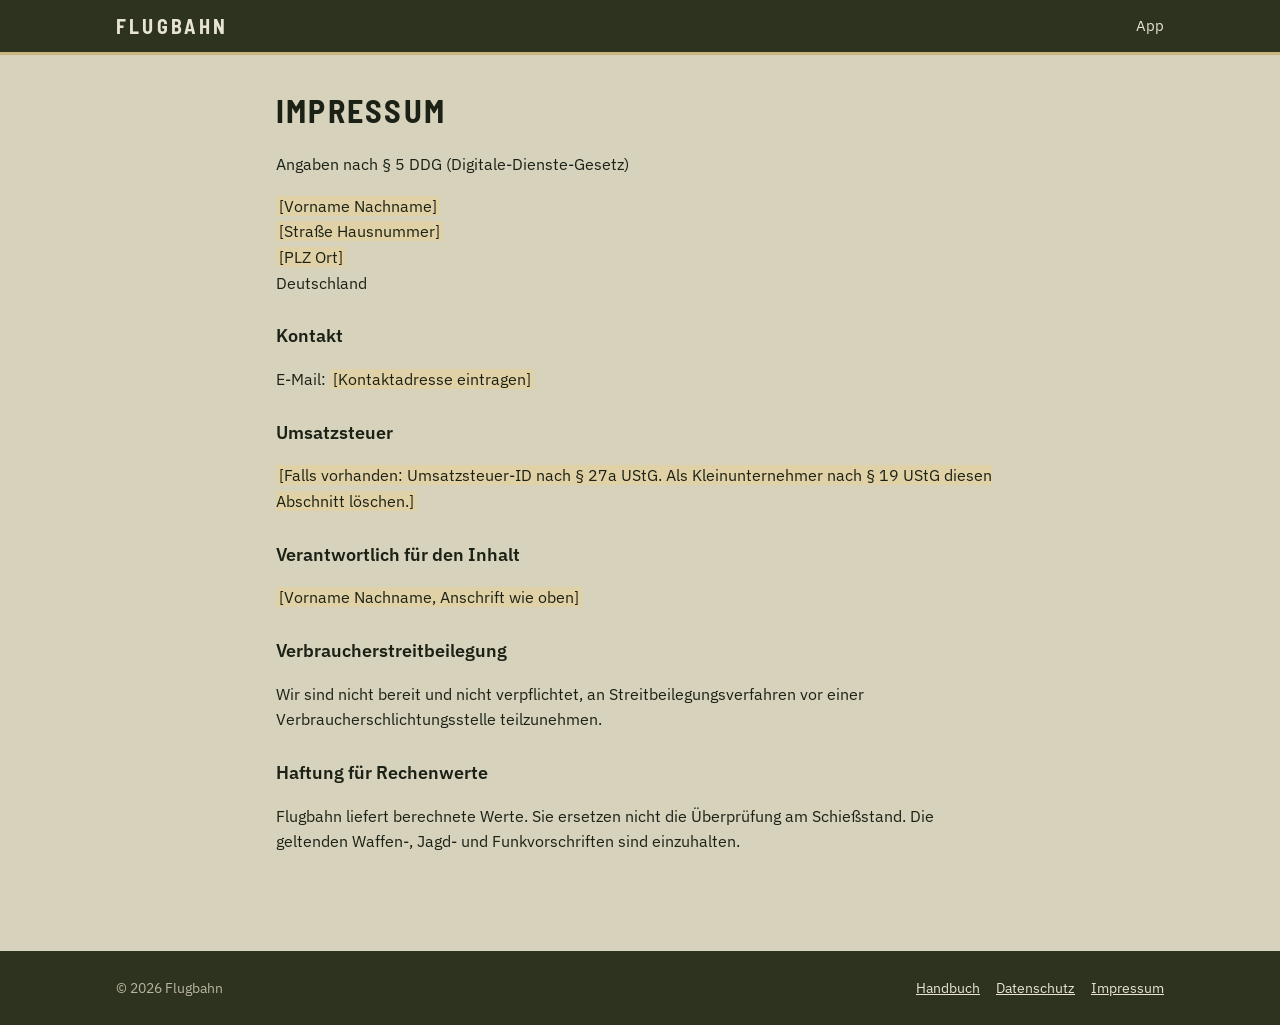
<file: impressum.html>
<!doctype html>
<html lang="de" data-l="de">
<head>
<meta charset="utf-8">
<meta name="viewport" content="width=device-width, initial-scale=1, viewport-fit=cover">
<title>Impressum – Flugbahn</title>
<meta name="robots" content="noindex">
<link rel="icon" href="/app/icons/icon.svg" type="image/svg+xml">
<link rel="stylesheet" href="/app/fonts/fonts.css">
<style>
  :root{--bg:#D6D2BC;--surface:#E7E4D2;--ink:#1C2116;--muted:#545A43;--line:#ADA88C;--head:#2E3320;--acc:#C9B57E;--accent:#4B5320;--on-head:#E7E4D2}
  @media (prefers-color-scheme: dark){:root{--bg:#101209;--surface:#181B11;--ink:#DEDCC4;--muted:#8E9279;--line:#353B27;--head:#0A0C06;--accent:#C9B57E}}
  *{box-sizing:border-box}
  html{scroll-behavior:smooth}
  body{margin:0;background:var(--bg);color:var(--ink);font:16px/1.6 "IBM Plex Sans",system-ui,-apple-system,"Segoe UI",sans-serif}
  html[data-l="de"] .en, html[data-l="en"] .de{display:none!important}
  .wrap{max-width:1080px;margin:0 auto;padding-left:max(16px,env(safe-area-inset-left,0px));padding-right:max(16px,env(safe-area-inset-right,0px))}
  .cond{font-family:"Barlow Semi Condensed","Arial Narrow",sans-serif;text-transform:uppercase;letter-spacing:.08em}
  header.top{background:var(--head);color:var(--on-head);border-bottom:3px solid var(--acc);position:sticky;top:0;z-index:5}
  header.top .wrap{display:flex;align-items:center;justify-content:space-between;gap:12px;padding-block:calc(10px + env(safe-area-inset-top,0px)) 10px}
  .brand{display:flex;align-items:center;gap:10px;color:var(--on-head);text-decoration:none;font-weight:700;font-size:20px;letter-spacing:.16em}
  .brand svg{width:30px;height:30px}
  nav.links{display:flex;gap:16px;align-items:center;flex-wrap:wrap}
  nav.links a{color:var(--on-head);text-decoration:none;font-size:15px}
  nav.links a:hover{color:var(--acc)}
  .lang{background:none;border:1px solid var(--acc);color:var(--acc);font:600 13px "Barlow Semi Condensed",sans-serif;letter-spacing:.1em;padding:4px 9px;cursor:pointer}
  @media (max-width:700px){nav.links a.opt{display:none}}
  .hero{background:var(--head);color:var(--on-head);padding:42px 0 54px}
  .hero .wrap{display:grid;grid-template-columns:1.2fr .8fr;gap:36px;align-items:center}
  .hero h1{font-size:clamp(34px,6vw,58px);line-height:1.02;margin:0 0 14px;text-wrap:balance}
  .hero p{font-size:18px;max-width:52ch;color:#CFCCB6;margin:0 0 22px}
  .hero img{width:100%;max-width:330px;justify-self:center;border:3px solid #3A4029;box-shadow:0 18px 40px rgba(0,0,0,.45)}
  @media (max-width:760px){.hero .wrap{grid-template-columns:1fr}.hero img{max-width:260px}}
  .btns{display:flex;gap:12px;flex-wrap:wrap}
  .btn{display:inline-flex;align-items:center;gap:8px;padding:12px 18px;font:700 16px "Barlow Semi Condensed",sans-serif;letter-spacing:.1em;text-transform:uppercase;text-decoration:none;border:2px solid var(--acc)}
  .btn.pri{background:var(--acc);color:#1C2116}
  .btn.sec{color:var(--acc)}
  .btn[aria-disabled="true"]{opacity:.75;cursor:default}
  .badges{display:flex;gap:18px;flex-wrap:wrap;margin-top:22px;font-size:14px;color:#B9B69F}
  .badges span::before{content:"✓ ";color:var(--acc)}
  section{padding:54px 0 10px}
  h2{font-size:clamp(26px,4vw,36px);margin:0 0 6px;text-wrap:balance}
  .lead{color:var(--muted);max-width:64ch;margin:0 0 24px;font-size:17px}
  .grid{display:grid;grid-template-columns:repeat(auto-fit,minmax(240px,1fr));gap:16px}
  .card{background:var(--surface);border:1px solid var(--line);border-top:3px solid var(--accent);padding:16px 18px}
  .card h3{font-family:"Barlow Semi Condensed",sans-serif;text-transform:uppercase;letter-spacing:.07em;font-size:19px;margin:0 0 6px}
  .card ul{margin:0;padding-left:18px}
  .card li{margin:3px 0}
  .shots{display:flex;gap:16px;overflow-x:auto;padding:6px 2px 14px;scroll-snap-type:x mandatory}
  .shots figure{margin:0;flex:0 0 220px;scroll-snap-align:start}
  .shots img{width:100%;border:1px solid var(--line);display:block}
  .shots figcaption{font-size:14px;color:var(--muted);margin-top:6px}
  .dev{display:grid;grid-template-columns:1fr 1fr;gap:28px;align-items:center;margin:20px 0 34px}
  .dev img{width:100%;max-height:440px;object-fit:contain;background:#F4F3EC;border:1px solid var(--line)}
  .dev.rev .txt{order:-1}
  @media (max-width:760px){.dev{grid-template-columns:1fr}.dev.rev .txt{order:0}}
  .dev h3{font-family:"Barlow Semi Condensed",sans-serif;text-transform:uppercase;letter-spacing:.07em;font-size:24px;margin:0 0 6px}
  .wide{width:100%;background:#F4F3EC;border:1px solid var(--line);display:block}
  .note{background:var(--surface);border-left:4px solid var(--accent);padding:12px 16px;margin:18px 0;max-width:780px}
  .kits{width:100%;border-collapse:collapse;background:var(--surface);border:1px solid var(--line)}
  .kits th,.kits td{text-align:left;padding:10px 12px;border-bottom:1px solid var(--line);vertical-align:top}
  .kits th{font-family:"Barlow Semi Condensed",sans-serif;text-transform:uppercase;letter-spacing:.07em;font-size:15px}
  a{color:var(--accent)}
  footer{margin-top:60px;background:var(--head);color:#B9B69F;padding:26px 0 calc(26px + env(safe-area-inset-bottom,0px));font-size:14px}
  footer .wrap{display:flex;justify-content:space-between;gap:16px;flex-wrap:wrap}
  footer a{color:var(--on-head)}
  footer nav{display:flex;gap:16px;flex-wrap:wrap}

  main.page{max-width:760px;margin:0 auto;padding:30px 16px 20px}
  main.page h1{font-family:"Barlow Semi Condensed",sans-serif;text-transform:uppercase;letter-spacing:.07em;font-size:32px;margin:0 0 12px}
  main.page h2{font-size:18px;margin:26px 0 6px}
  em{background:#f3d27a55;font-style:normal;padding:0 3px}
</style>
</head>
<body>
<header class="top"><div class="wrap"><a class="brand cond" href="/">Flugbahn</a><nav class="links"><a href="/app/">App</a></nav></div></header>
<main class="page">
<h1>Impressum</h1>
<p>Angaben nach § 5 DDG (Digitale-Dienste-Gesetz)</p>
<p><em>[Vorname Nachname]</em><br><em>[Straße Hausnummer]</em><br><em>[PLZ Ort]</em><br>Deutschland</p>
<h2>Kontakt</h2>
<p>E-Mail: <em>[Kontaktadresse eintragen]</em></p>
<h2>Umsatzsteuer</h2>
<p><em>[Falls vorhanden: Umsatzsteuer-ID nach § 27a UStG. Als Kleinunternehmer nach § 19 UStG diesen Abschnitt löschen.]</em></p>
<h2>Verantwortlich für den Inhalt</h2>
<p><em>[Vorname Nachname, Anschrift wie oben]</em></p>
<h2>Verbraucherstreitbeilegung</h2>
<p>Wir sind nicht bereit und nicht verpflichtet, an Streitbeilegungsverfahren vor einer Verbraucherschlichtungsstelle teilzunehmen.</p>
<h2>Haftung für Rechenwerte</h2>
<p>Flugbahn liefert berechnete Werte. Sie ersetzen nicht die Überprüfung am Schießstand. Die geltenden Waffen-, Jagd- und Funkvorschriften sind einzuhalten.</p>
</main>
<footer><div class="wrap"><span>© 2026 Flugbahn</span><nav><a href="/app/handbuch.html">Handbuch</a><a href="/app/datenschutz.html">Datenschutz</a><a href="/impressum.html">Impressum</a></nav></div></footer>
</body>
</html>
</file>
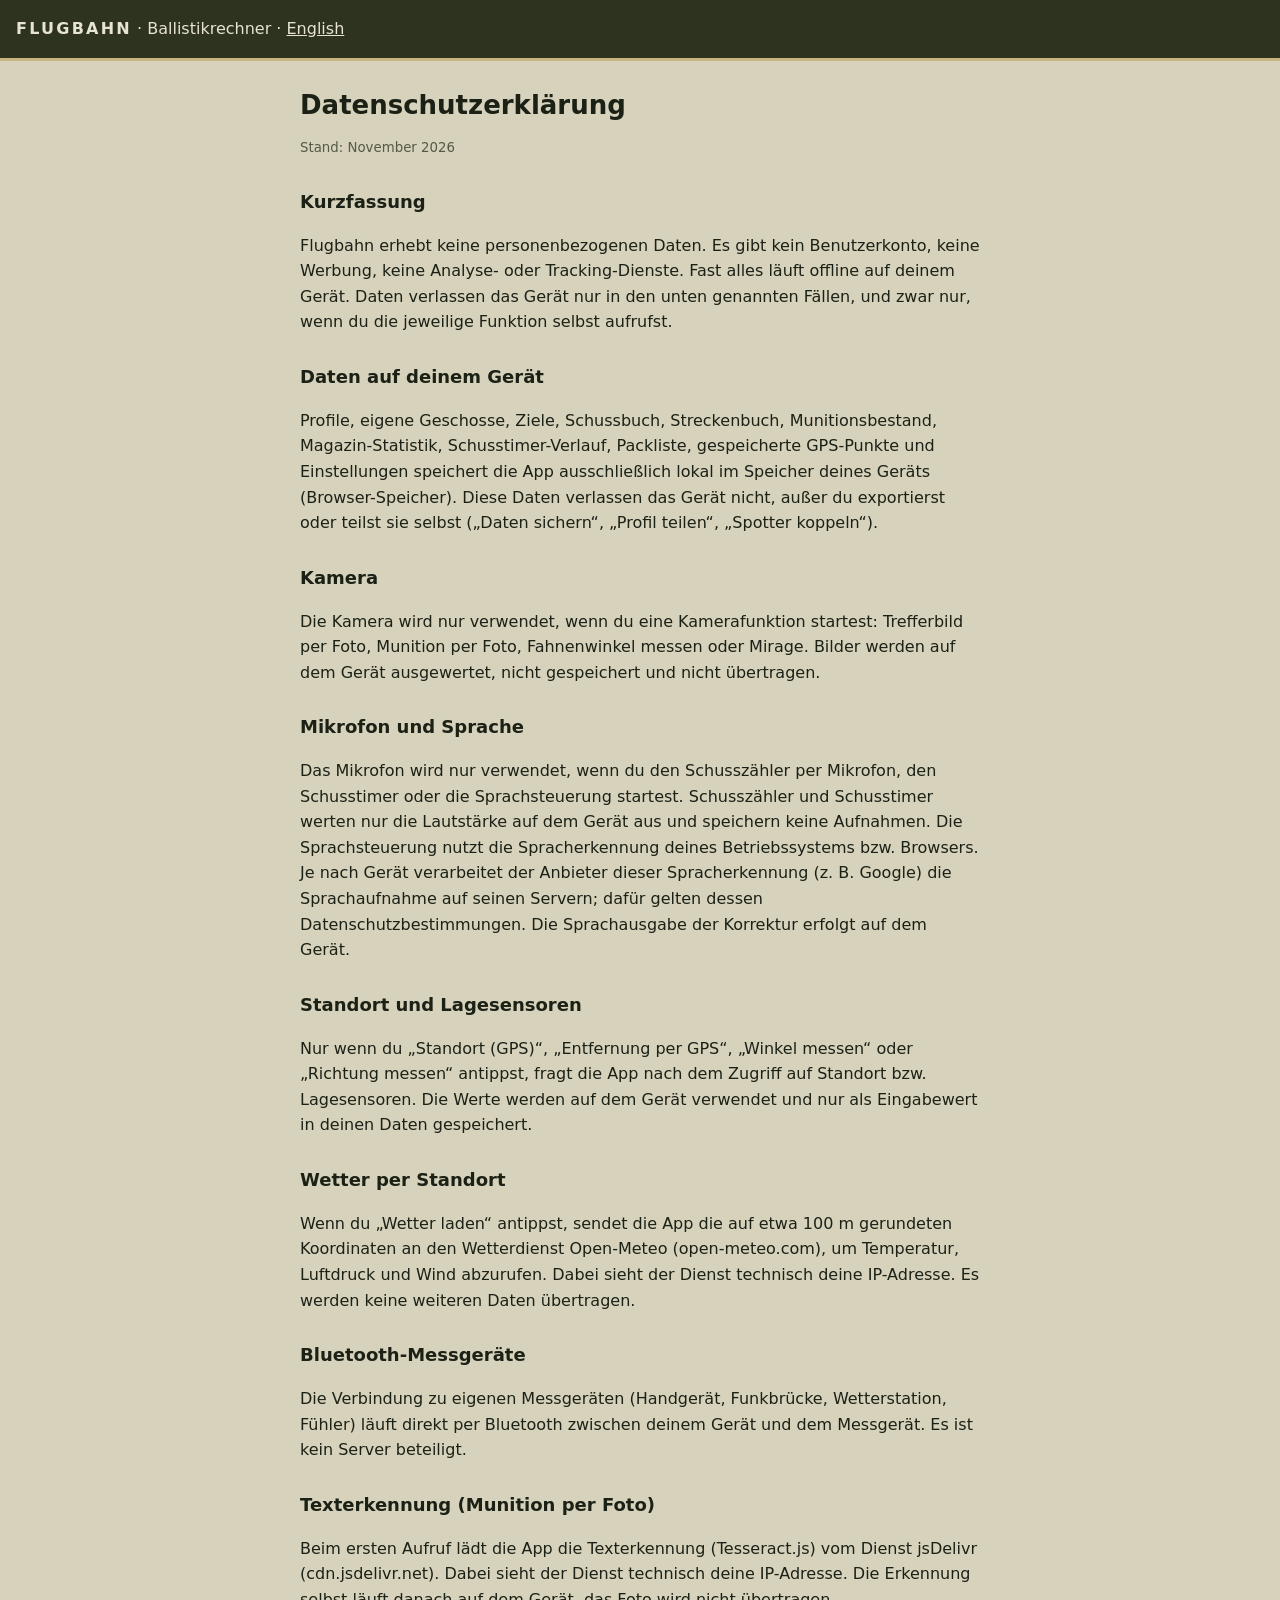
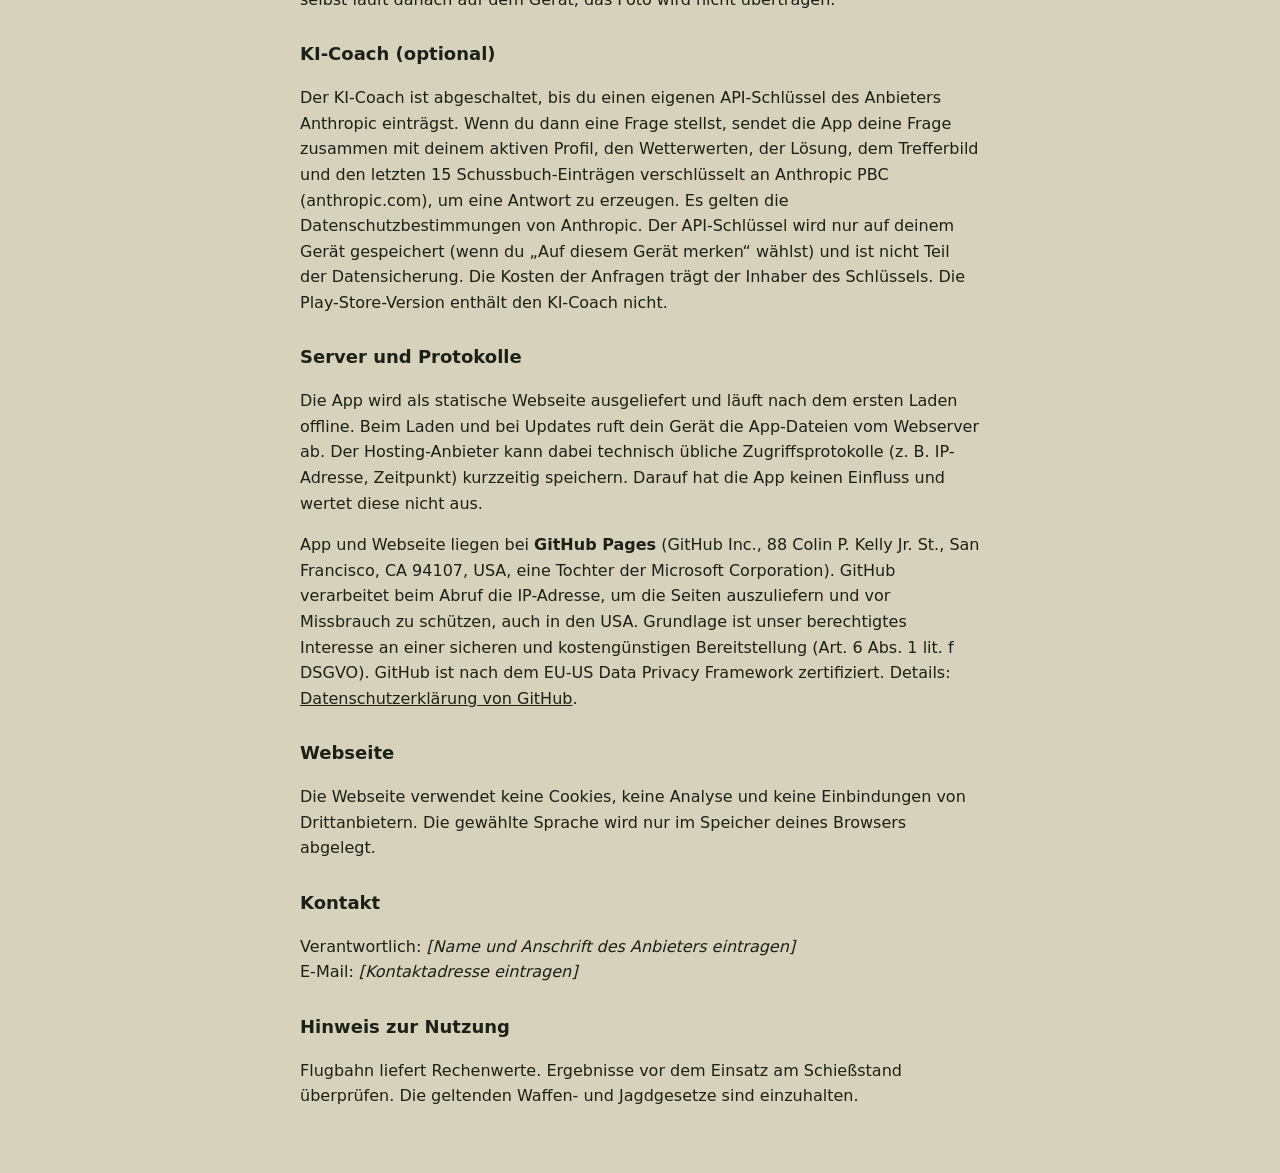
<file: app/datenschutz.html>
<!doctype html>
<html lang="de">
<head>
<meta charset="utf-8">
<meta name="viewport" content="width=device-width, initial-scale=1">
<title>Flugbahn – Datenschutz</title>
<link rel="icon" href="icons/icon.svg" type="image/svg+xml">
<style>
  :root{--bg:#D6D2BC;--ink:#1C2116;--muted:#545A43;--head:#2E3320;--acc:#C9B57E}
  @media (prefers-color-scheme: dark){:root{--bg:#101209;--ink:#DEDCC4;--muted:#8E9279;--head:#0A0C06}}
  body{margin:0;background:var(--bg);color:var(--ink);font:16px/1.6 system-ui,-apple-system,"Segoe UI",sans-serif}
  header{background:var(--head);color:#E7E4D2;border-bottom:3px solid var(--acc);padding:16px max(16px,env(safe-area-inset-left))}
  header b{letter-spacing:.14em;text-transform:uppercase}
  main{max-width:680px;margin:0 auto;padding:24px max(16px,env(safe-area-inset-left)) 48px}
  h1{font-size:26px;margin:0 0 8px} h2{font-size:18px;margin:28px 0 6px}
  p,li{color:var(--ink)} small{color:var(--muted)}
  a{color:inherit}
</style>
</head>
<body>
<header><b>Flugbahn</b> · Ballistikrechner · <a href="privacy.html" hreflang="en" lang="en">English</a></header>
<main>
  <h1>Datenschutzerklärung</h1>
  <small>Stand: November 2026</small>

  <h2>Kurzfassung</h2>
  <p>Flugbahn erhebt keine personenbezogenen Daten. Es gibt kein Benutzerkonto, keine Werbung, keine Analyse- oder Tracking-Dienste. Fast alles läuft offline auf deinem Gerät. Daten verlassen das Gerät nur in den unten genannten Fällen, und zwar nur, wenn du die jeweilige Funktion selbst aufrufst.</p>

  <h2>Daten auf deinem Gerät</h2>
  <p>Profile, eigene Geschosse, Ziele, Schussbuch, Streckenbuch, Munitionsbestand, Magazin-Statistik, Schusstimer-Verlauf, Packliste, gespeicherte GPS-Punkte und Einstellungen speichert die App ausschließlich lokal im Speicher deines Geräts (Browser-Speicher). Diese Daten verlassen das Gerät nicht, außer du exportierst oder teilst sie selbst („Daten sichern“, „Profil teilen“, „Spotter koppeln“).</p>

  <h2>Kamera</h2>
  <p>Die Kamera wird nur verwendet, wenn du eine Kamerafunktion startest: Trefferbild per Foto, Munition per Foto, Fahnenwinkel messen oder Mirage. Bilder werden auf dem Gerät ausgewertet, nicht gespeichert und nicht übertragen.</p>

  <h2>Mikrofon und Sprache</h2>
  <p>Das Mikrofon wird nur verwendet, wenn du den Schusszähler per Mikrofon, den Schusstimer oder die Sprachsteuerung startest. Schusszähler und Schusstimer werten nur die Lautstärke auf dem Gerät aus und speichern keine Aufnahmen. Die Sprachsteuerung nutzt die Spracherkennung deines Betriebssystems bzw. Browsers. Je nach Gerät verarbeitet der Anbieter dieser Spracherkennung (z.&nbsp;B. Google) die Sprachaufnahme auf seinen Servern; dafür gelten dessen Datenschutzbestimmungen. Die Sprachausgabe der Korrektur erfolgt auf dem Gerät.</p>

  <h2>Standort und Lagesensoren</h2>
  <p>Nur wenn du „Standort (GPS)“, „Entfernung per GPS“, „Winkel messen“ oder „Richtung messen“ antippst, fragt die App nach dem Zugriff auf Standort bzw. Lagesensoren. Die Werte werden auf dem Gerät verwendet und nur als Eingabewert in deinen Daten gespeichert.</p>

  <h2>Wetter per Standort</h2>
  <p>Wenn du „Wetter laden“ antippst, sendet die App die auf etwa 100 m gerundeten Koordinaten an den Wetterdienst Open-Meteo (open-meteo.com), um Temperatur, Luftdruck und Wind abzurufen. Dabei sieht der Dienst technisch deine IP-Adresse. Es werden keine weiteren Daten übertragen.</p>

  <h2>Bluetooth-Messgeräte</h2>
  <p>Die Verbindung zu eigenen Messgeräten (Handgerät, Funkbrücke, Wetterstation, Fühler) läuft direkt per Bluetooth zwischen deinem Gerät und dem Messgerät. Es ist kein Server beteiligt.</p>

  <h2>Texterkennung (Munition per Foto)</h2>
  <p>Beim ersten Aufruf lädt die App die Texterkennung (Tesseract.js) vom Dienst jsDelivr (cdn.jsdelivr.net). Dabei sieht der Dienst technisch deine IP-Adresse. Die Erkennung selbst läuft danach auf dem Gerät, das Foto wird nicht übertragen.</p>

  <h2>KI-Coach (optional)</h2>
  <p>Der KI-Coach ist abgeschaltet, bis du einen eigenen API-Schlüssel des Anbieters Anthropic einträgst. Wenn du dann eine Frage stellst, sendet die App deine Frage zusammen mit deinem aktiven Profil, den Wetterwerten, der Lösung, dem Trefferbild und den letzten 15 Schussbuch-Einträgen verschlüsselt an Anthropic PBC (anthropic.com), um eine Antwort zu erzeugen. Es gelten die Datenschutzbestimmungen von Anthropic. Der API-Schlüssel wird nur auf deinem Gerät gespeichert (wenn du „Auf diesem Gerät merken“ wählst) und ist nicht Teil der Datensicherung. Die Kosten der Anfragen trägt der Inhaber des Schlüssels. Die Play-Store-Version enthält den KI-Coach nicht.</p>

  <h2>Server und Protokolle</h2>
  <p>Die App wird als statische Webseite ausgeliefert und läuft nach dem ersten Laden offline. Beim Laden und bei Updates ruft dein Gerät die App-Dateien vom Webserver ab. Der Hosting-Anbieter kann dabei technisch übliche Zugriffsprotokolle (z.&nbsp;B. IP-Adresse, Zeitpunkt) kurzzeitig speichern. Darauf hat die App keinen Einfluss und wertet diese nicht aus.</p>
  <p>App und Webseite liegen bei <b>GitHub Pages</b> (GitHub Inc., 88 Colin P. Kelly Jr. St., San Francisco, CA 94107, USA, eine Tochter der Microsoft Corporation). GitHub verarbeitet beim Abruf die IP-Adresse, um die Seiten auszuliefern und vor Missbrauch zu schützen, auch in den USA. Grundlage ist unser berechtigtes Interesse an einer sicheren und kostengünstigen Bereitstellung (Art. 6 Abs. 1 lit. f DSGVO). GitHub ist nach dem EU-US Data Privacy Framework zertifiziert. Details: <a href="https://docs.github.com/de/site-policy/privacy-policies/github-general-privacy-statement">Datenschutzerklärung von GitHub</a>.</p>

  <h2>Webseite</h2>
  <p>Die Webseite verwendet keine Cookies, keine Analyse und keine Einbindungen von Drittanbietern. Die gewählte Sprache wird nur im Speicher deines Browsers abgelegt.</p>

  <h2>Kontakt</h2>
  <p>Verantwortlich: <em>[Name und Anschrift des Anbieters eintragen]</em><br>E-Mail: <em>[Kontaktadresse eintragen]</em></p>

  <h2>Hinweis zur Nutzung</h2>
  <p>Flugbahn liefert Rechenwerte. Ergebnisse vor dem Einsatz am Schießstand überprüfen. Die geltenden Waffen- und Jagdgesetze sind einzuhalten.</p>
</main>
</body>
</html>
</file>
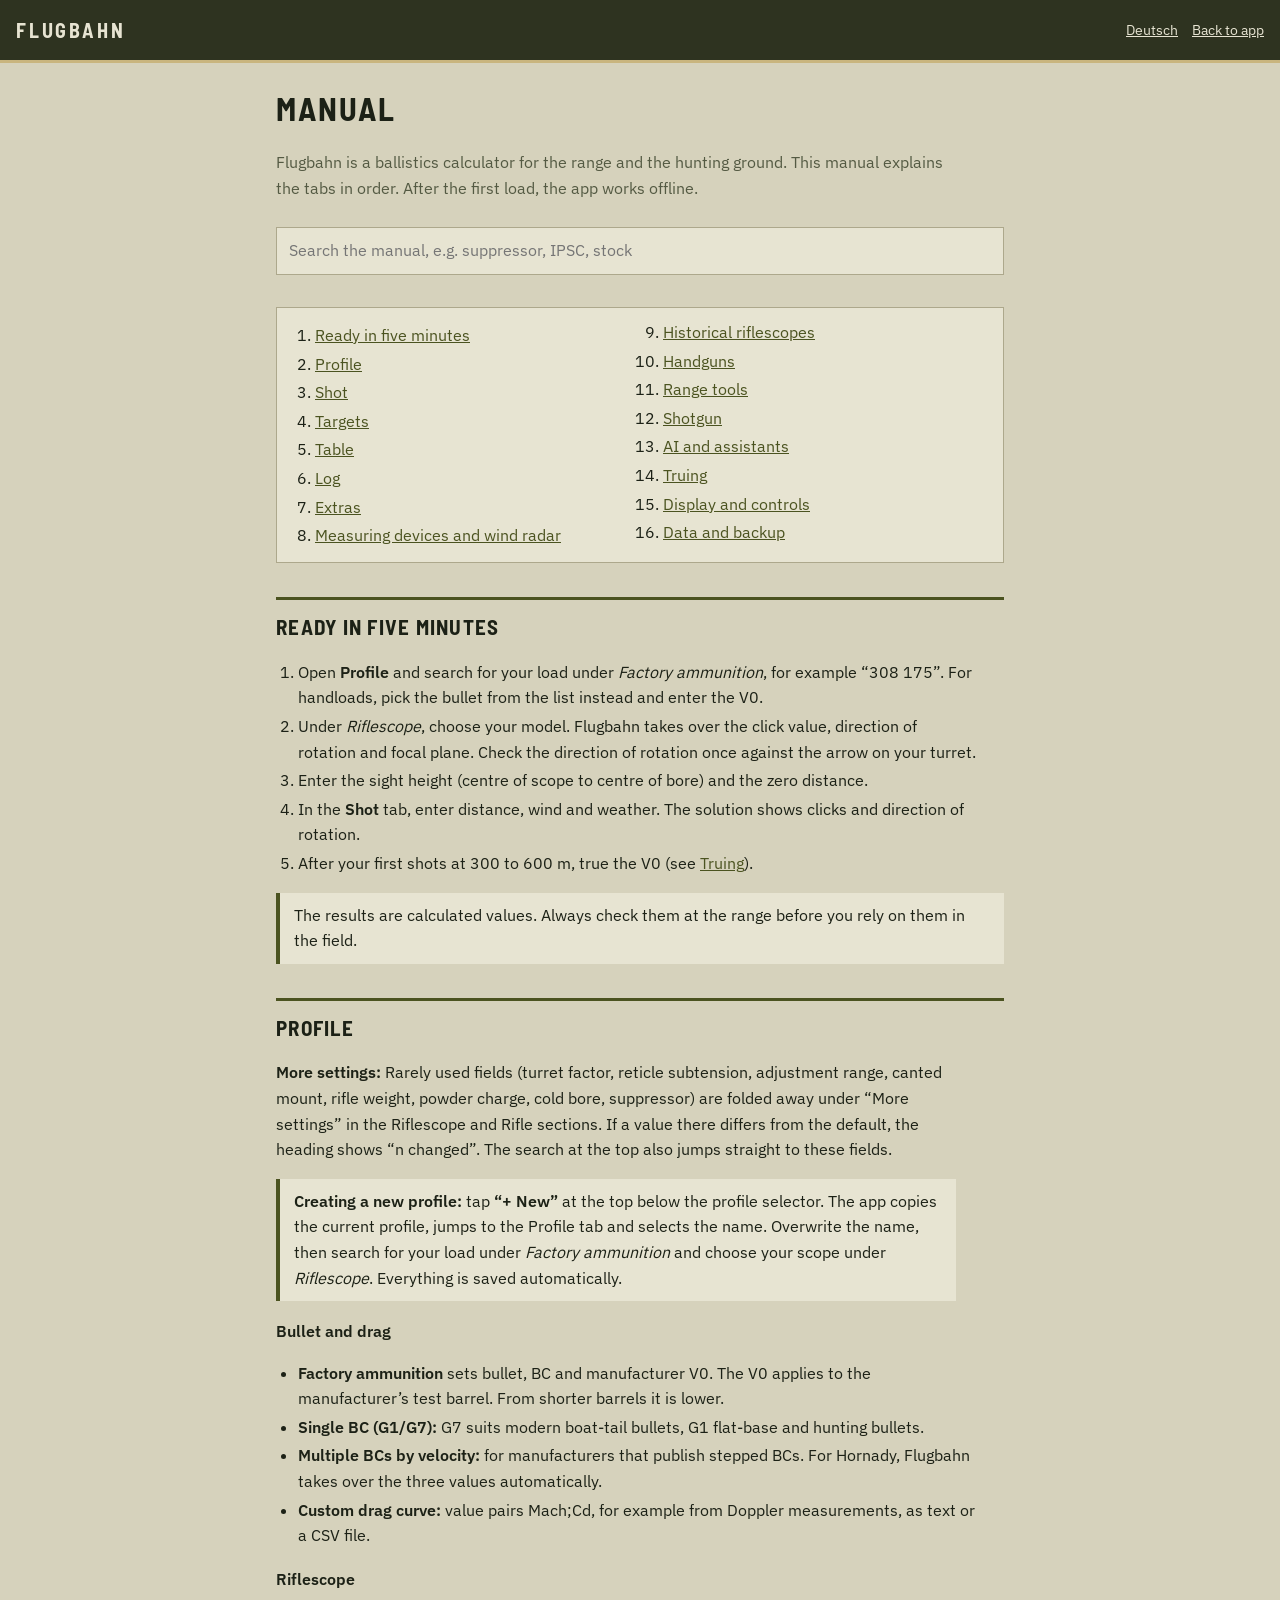
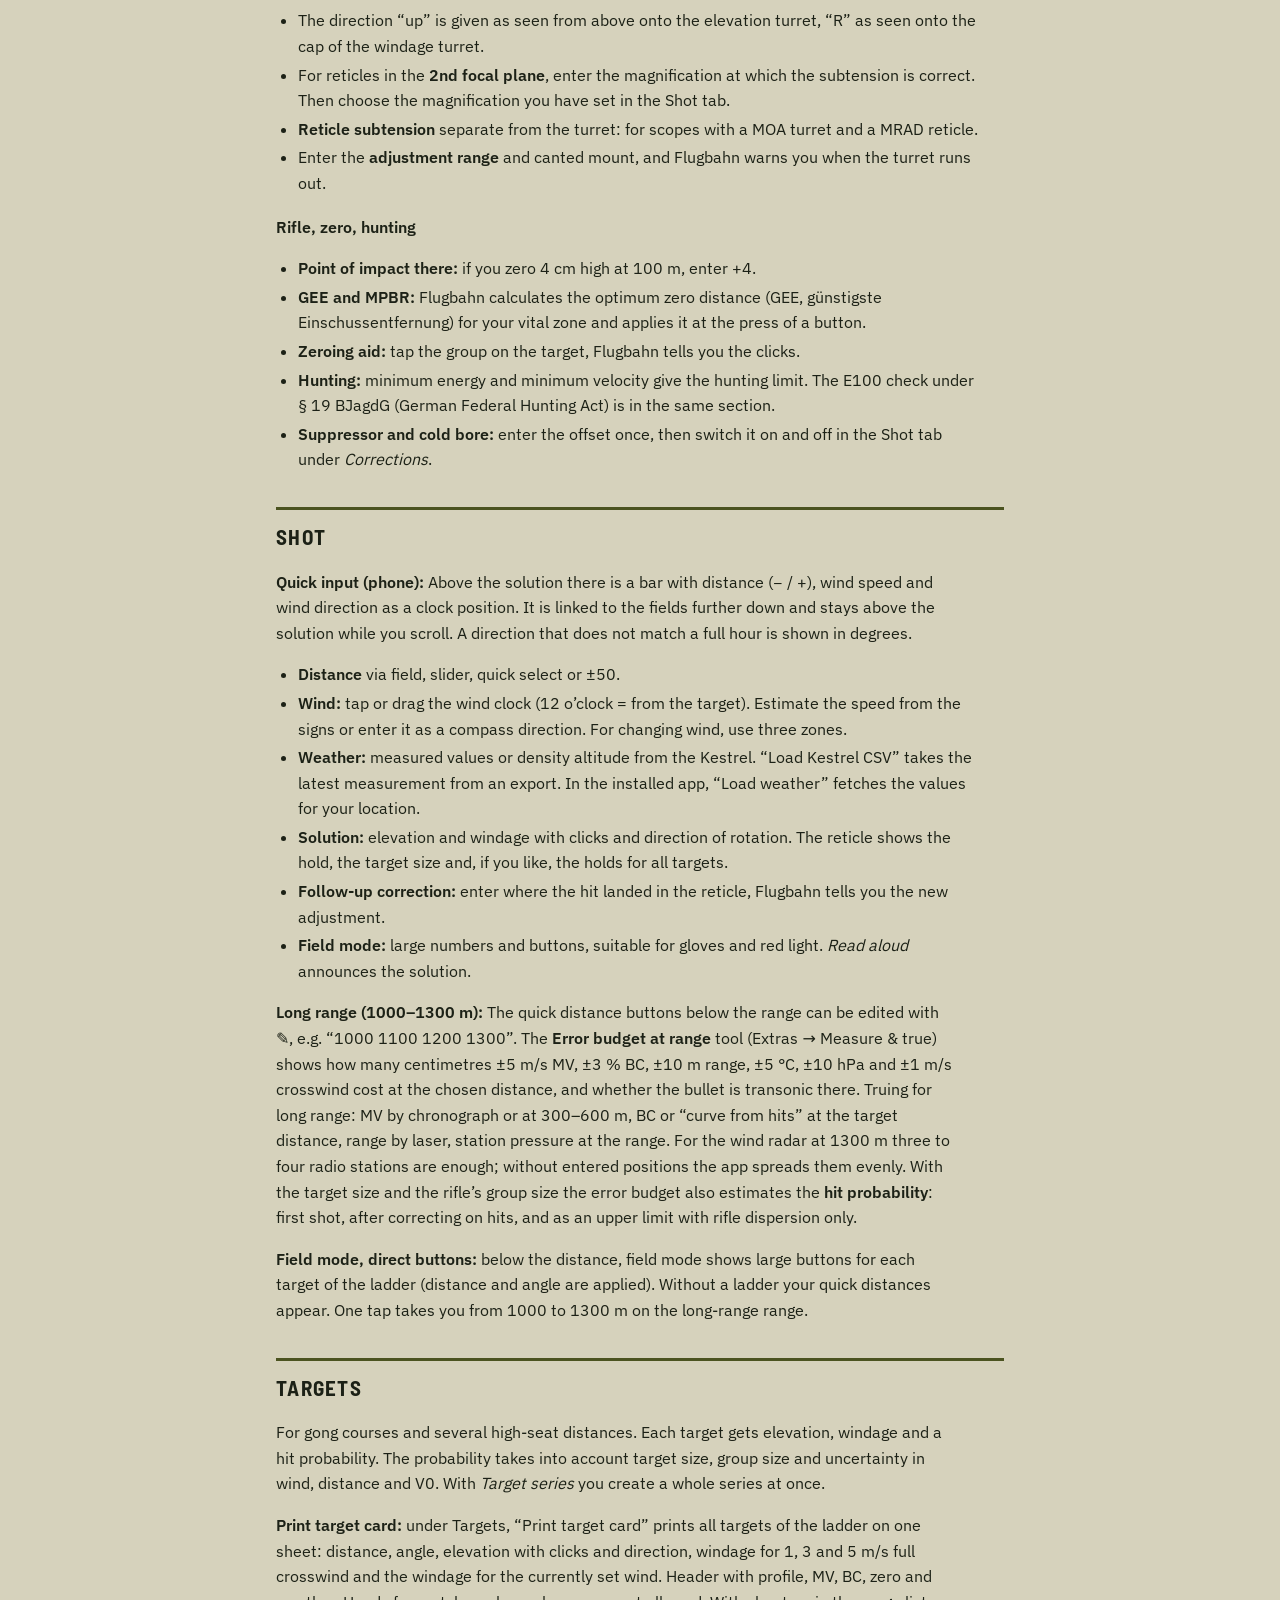
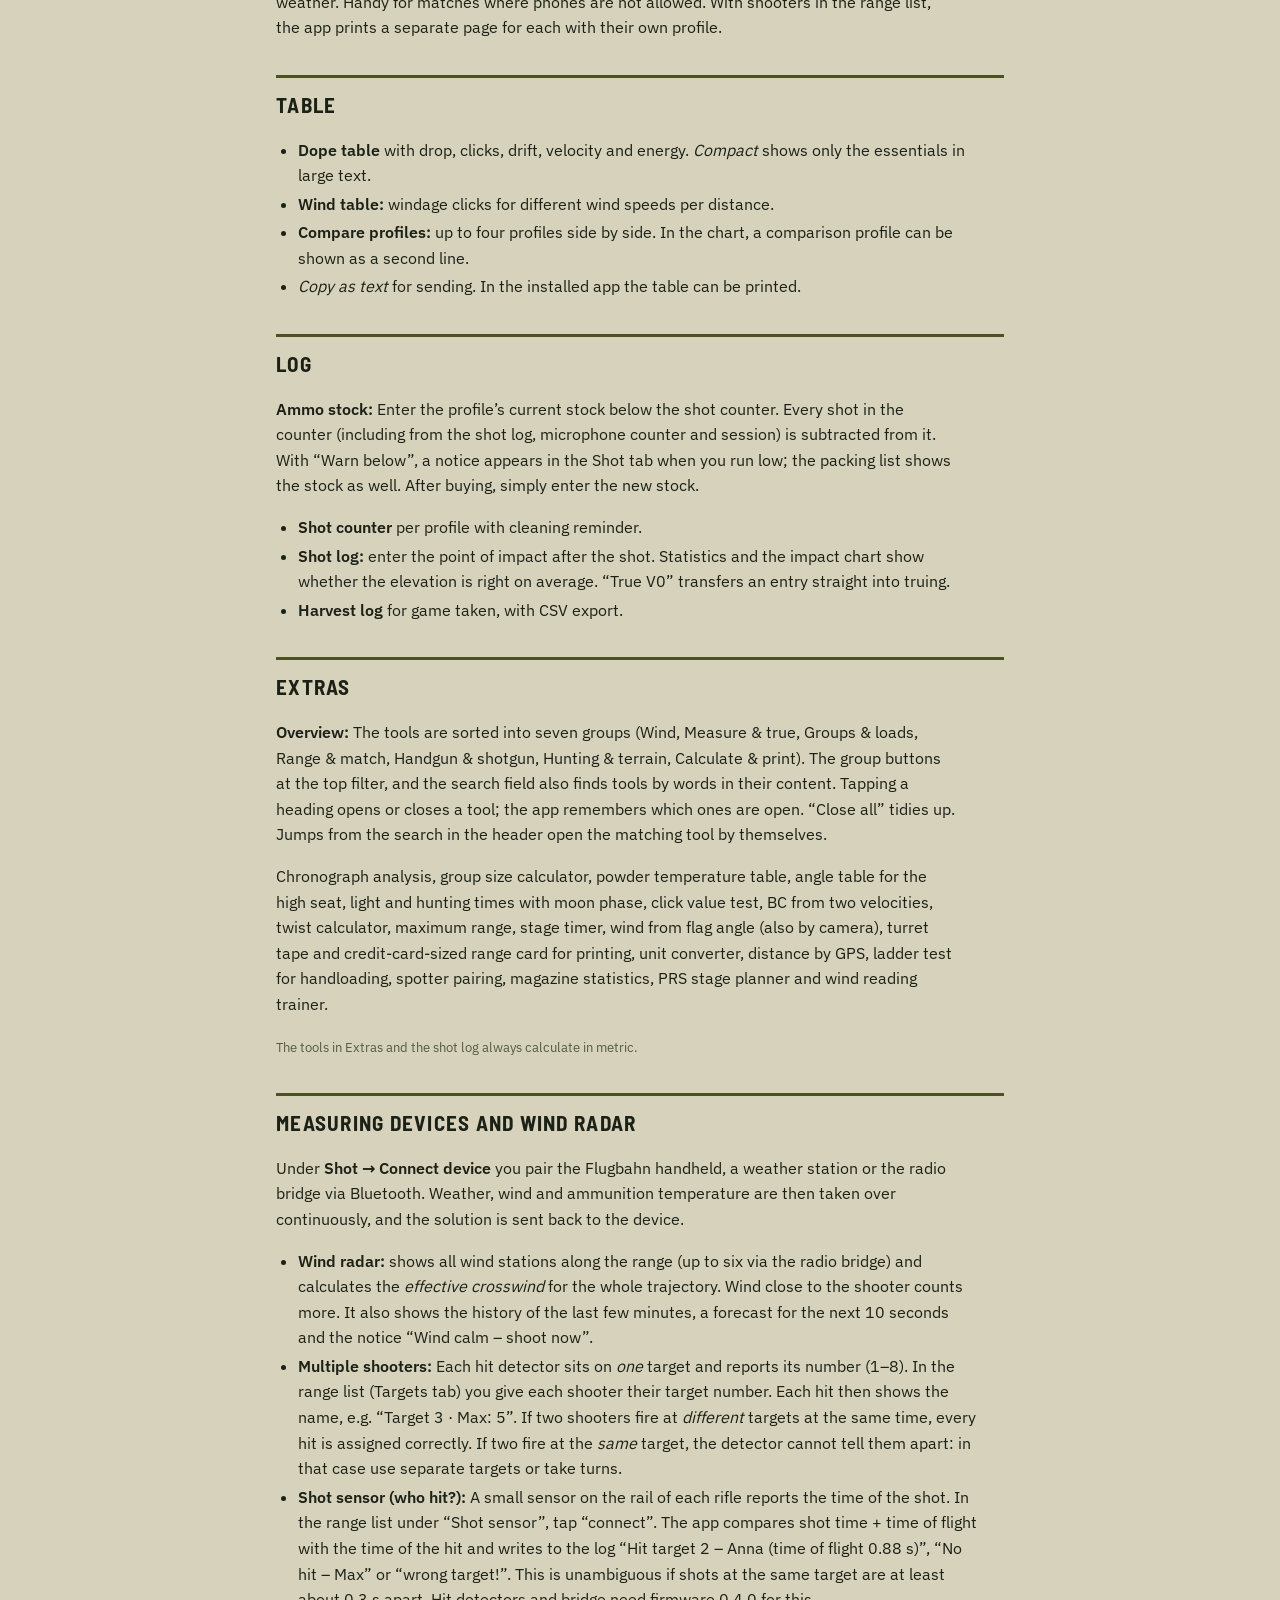
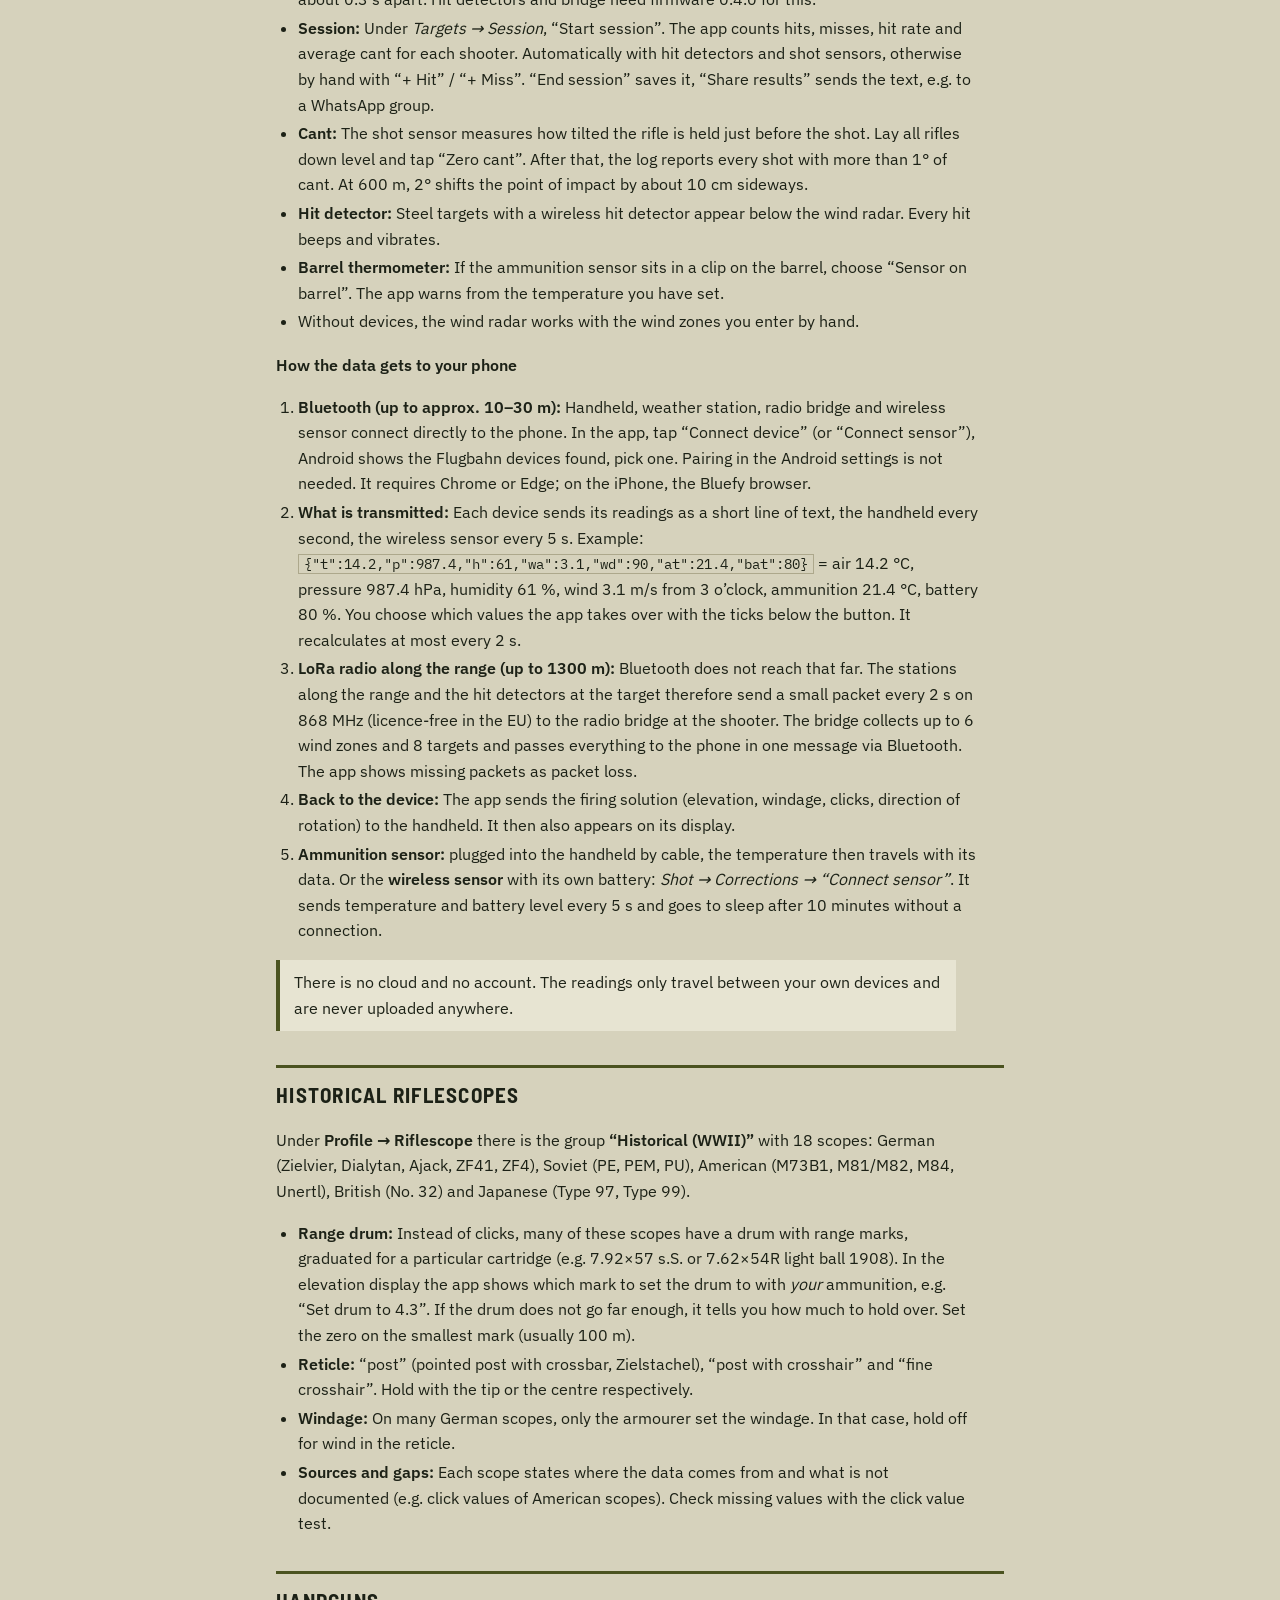
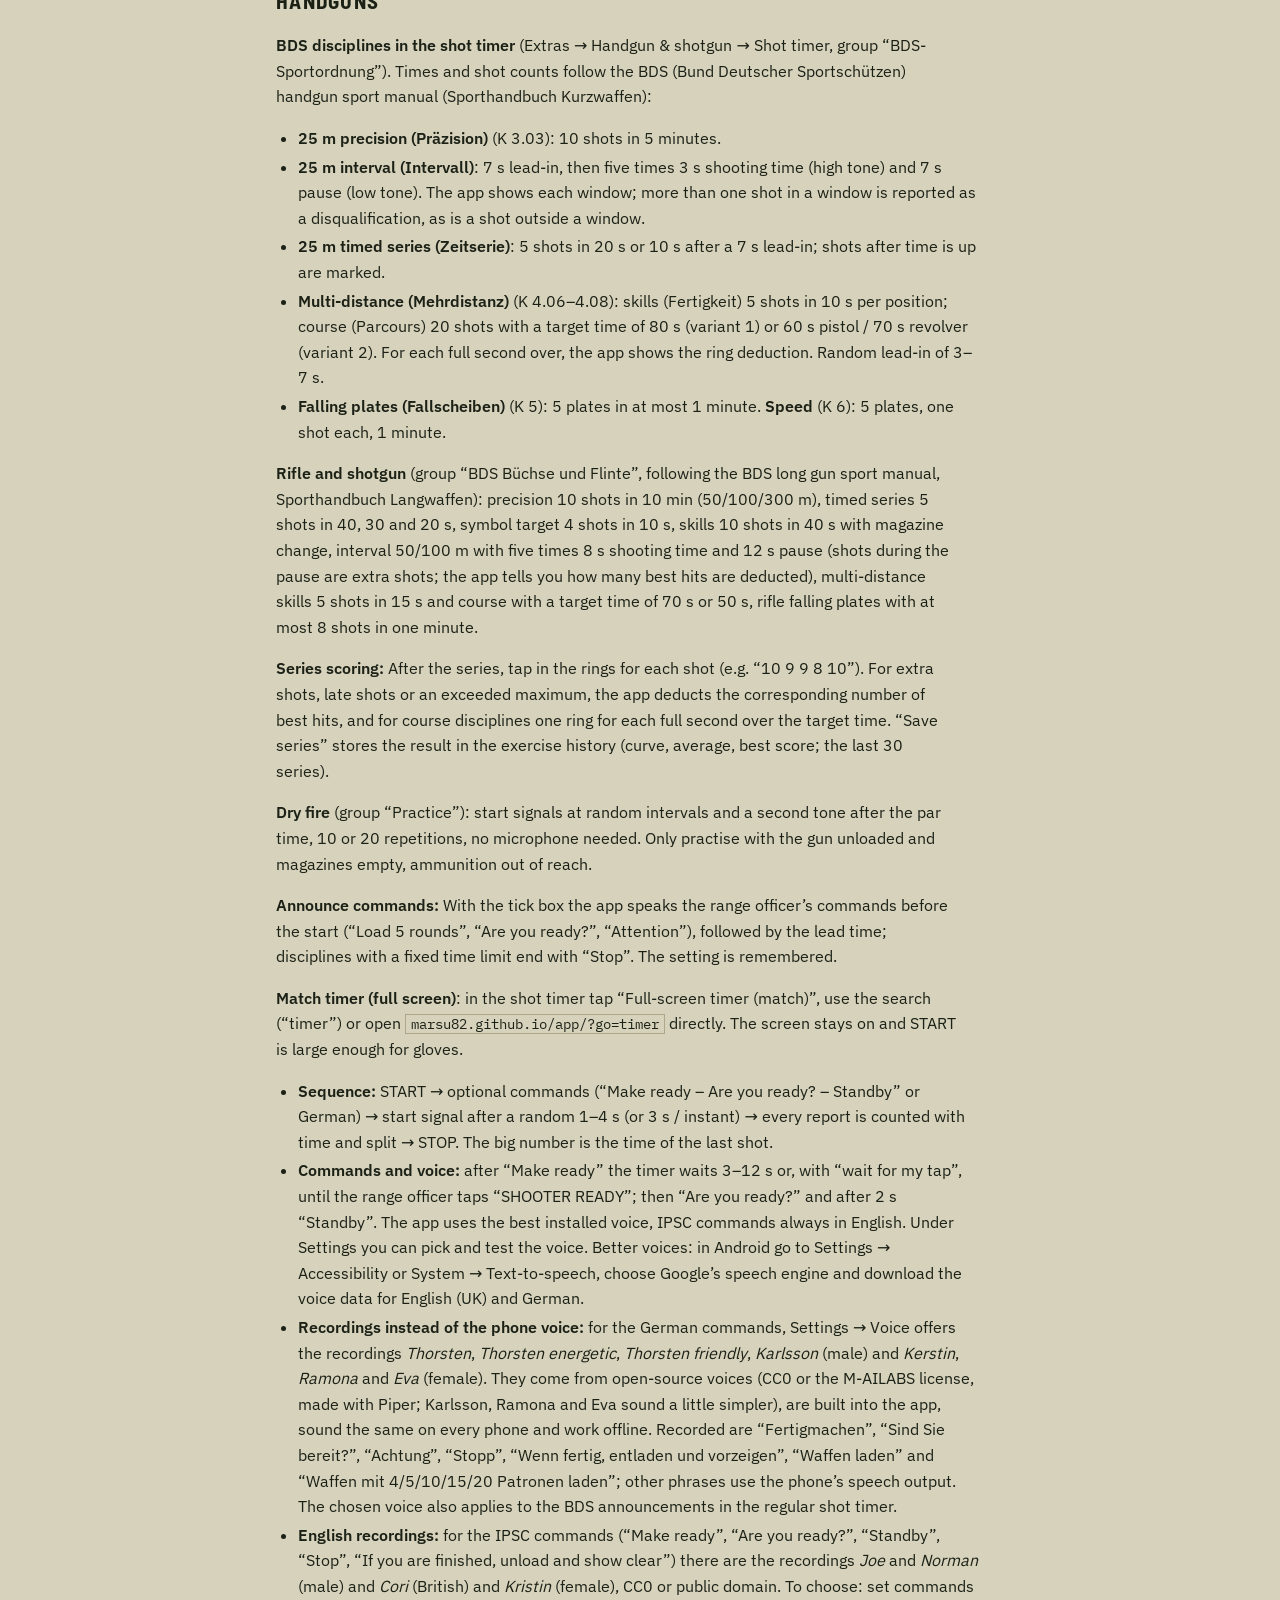
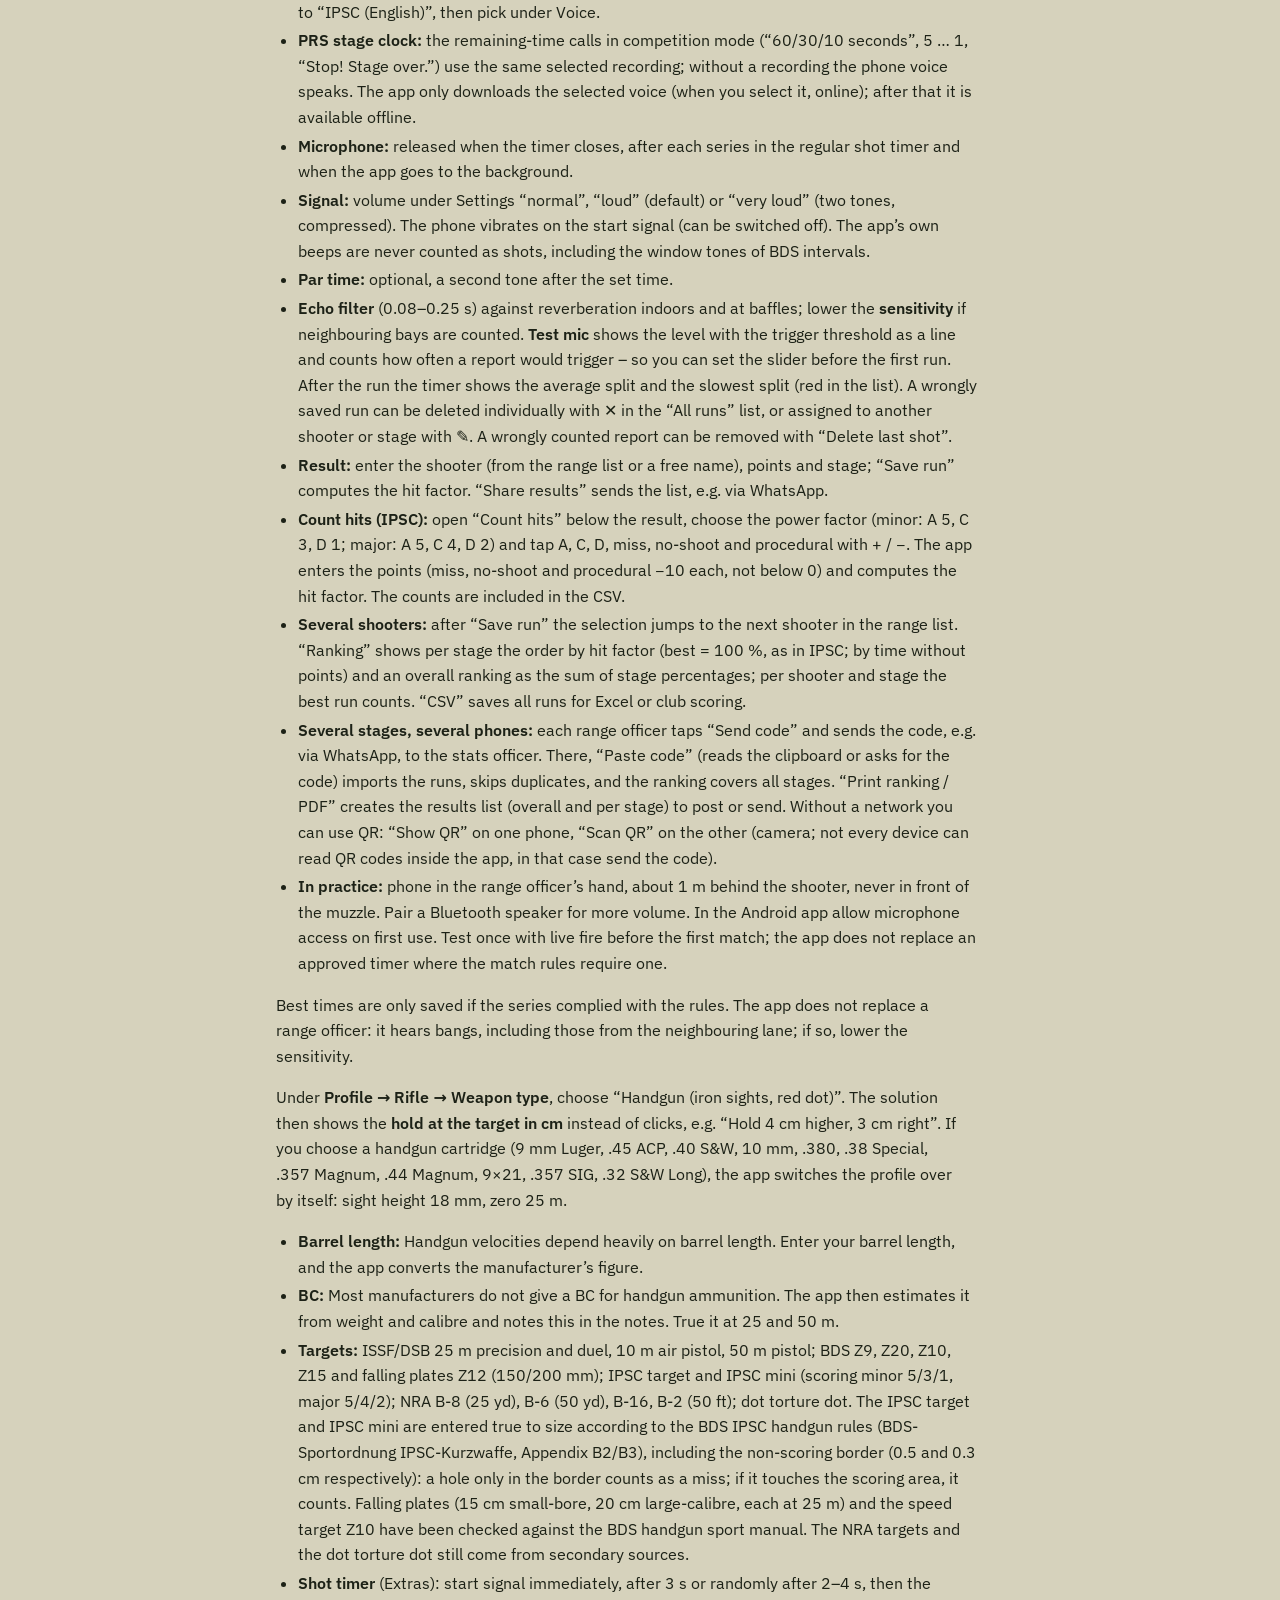
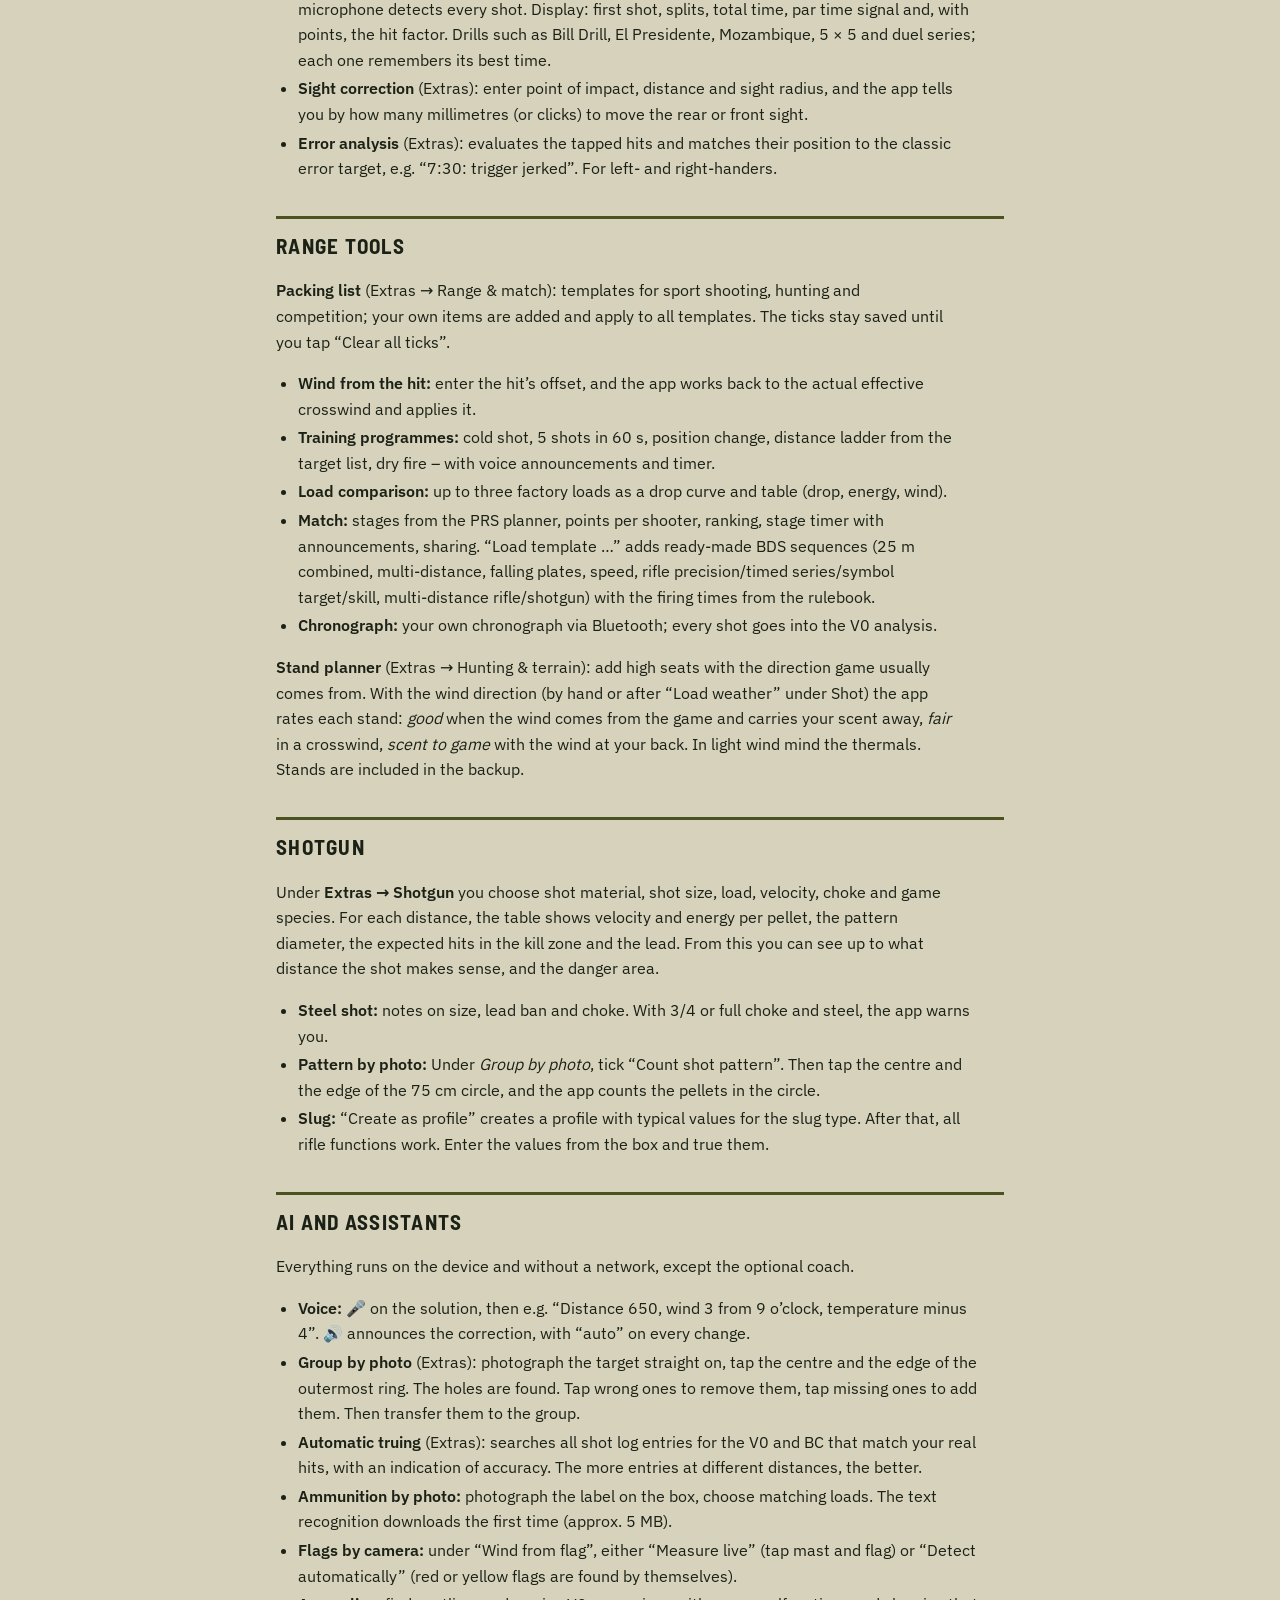
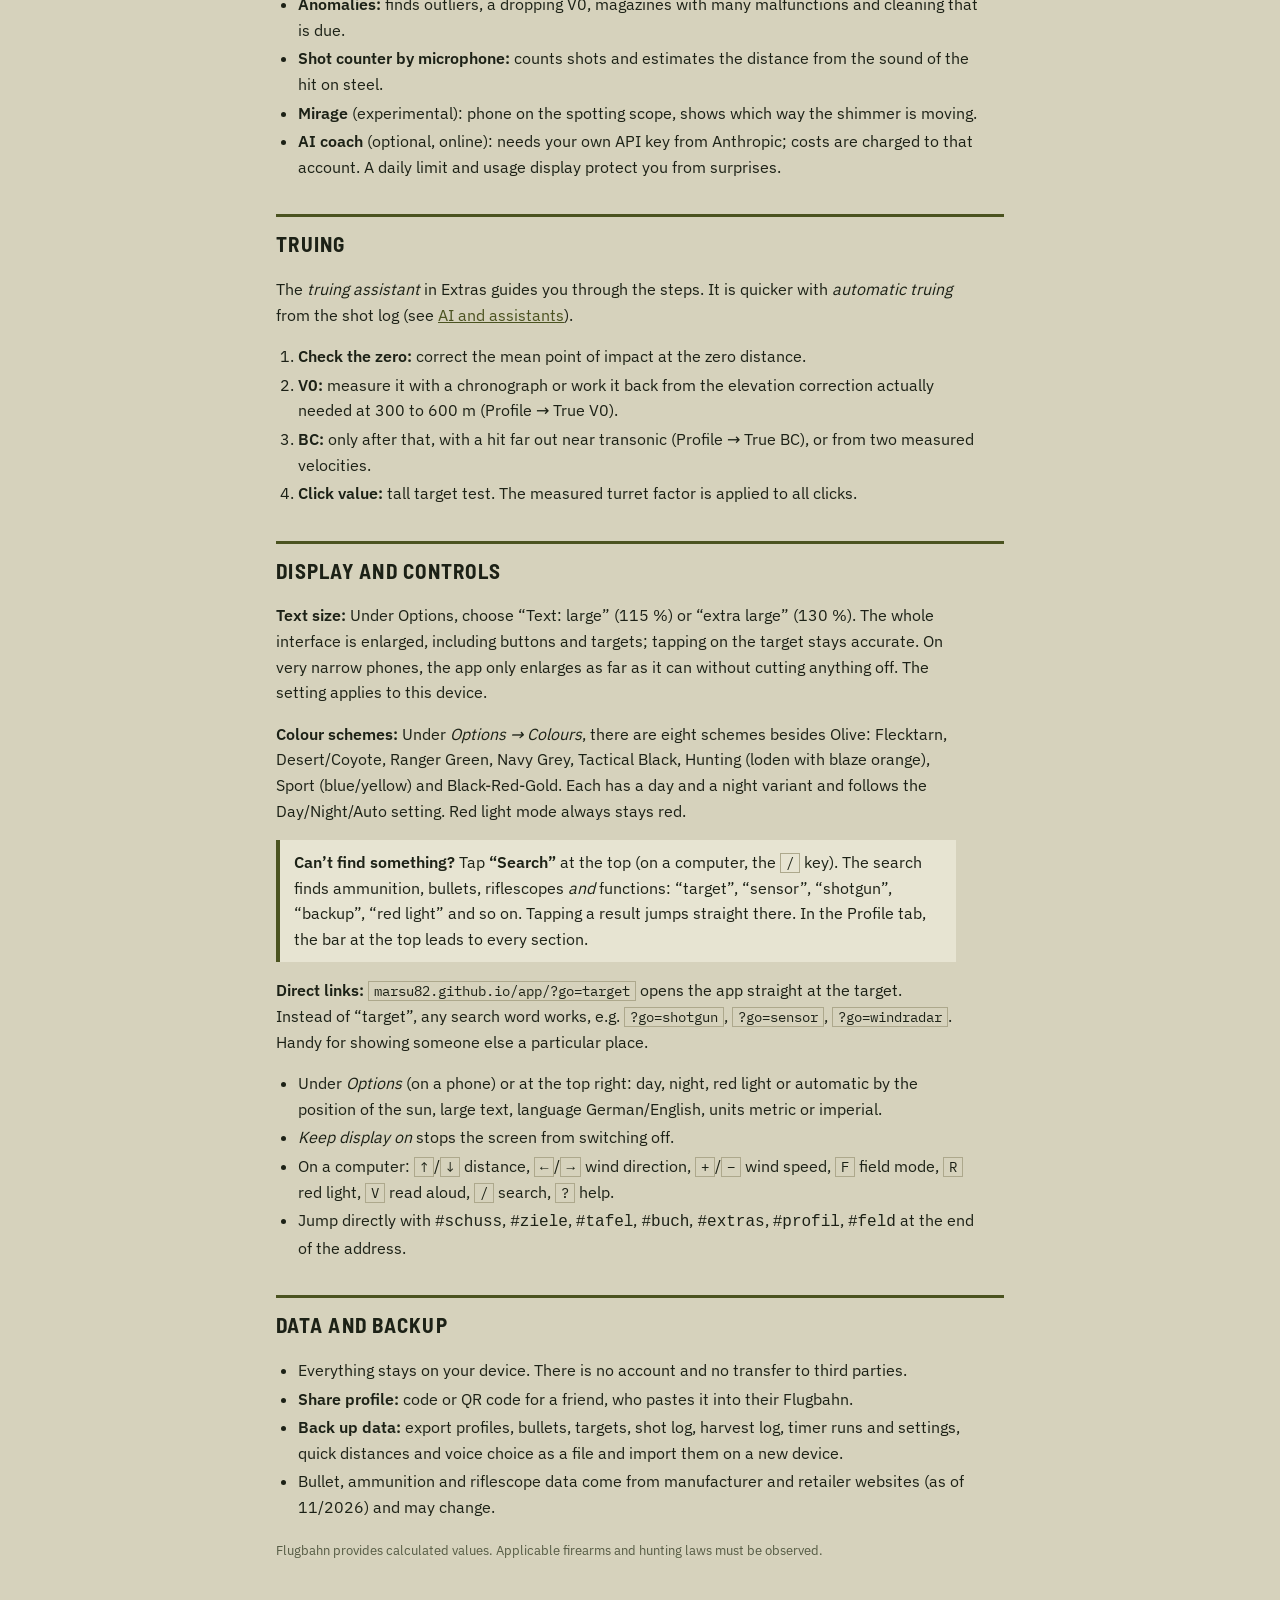
<file: app/handbook.html>
<!doctype html>
<html lang="en">
<head>
<meta charset="utf-8">
<meta name="viewport" content="width=device-width, initial-scale=1, viewport-fit=cover">
<title>Flugbahn – Manual</title>
<link rel="icon" href="icons/icon.svg" type="image/svg+xml">
<link rel="stylesheet" href="fonts/fonts.css">
<style>
  :root{--bg:#D6D2BC;--surface:#E7E4D2;--ink:#1C2116;--muted:#545A43;--line:#ADA88C;--head:#2E3320;--acc:#C9B57E;--accent:#4B5320}
  @media (prefers-color-scheme: dark){:root{--bg:#101209;--surface:#181B11;--ink:#DEDCC4;--muted:#8E9279;--line:#353B27;--head:#0A0C06;--accent:#C9B57E}}
  *{box-sizing:border-box}
  body{margin:0;background:var(--bg);color:var(--ink);font:16px/1.6 "IBM Plex Sans",system-ui,-apple-system,"Segoe UI",sans-serif}
  header{background:var(--head);color:#E7E4D2;border-bottom:3px solid var(--acc);padding-block:calc(14px + env(safe-area-inset-top,0px)) 14px;padding-left:max(16px,env(safe-area-inset-left,0px));padding-right:max(16px,env(safe-area-inset-right,0px));display:flex;justify-content:space-between;align-items:center;gap:12px;flex-wrap:wrap}
  header b{font-family:"Barlow Semi Condensed","Arial Narrow",sans-serif;letter-spacing:.14em;text-transform:uppercase;font-size:20px}
  header a{color:#E7E4D2;font-size:14px}
  main{max-width:760px;margin:0 auto;padding-block:20px 60px;padding-left:max(16px,env(safe-area-inset-left,0px));padding-right:max(16px,env(safe-area-inset-right,0px))}
  h1{font-family:"Barlow Semi Condensed","Arial Narrow",sans-serif;font-size:32px;letter-spacing:.06em;text-transform:uppercase;margin:0 0 4px;text-wrap:balance}
  h2{font-family:"Barlow Semi Condensed","Arial Narrow",sans-serif;font-size:21px;letter-spacing:.06em;text-transform:uppercase;margin:34px 0 8px;padding-top:10px;border-top:3px solid var(--accent);text-wrap:balance}
  h3{font-size:16px;margin:18px 0 4px}
  p,li{max-width:68ch}
  ul,ol{padding-left:22px}
  li{margin:3px 0}
  .lead{color:var(--muted)}
  nav.toc{background:var(--surface);border:1px solid var(--line);padding:12px 16px;margin:18px 0}
  nav.toc ol{margin:0;columns:2;column-gap:24px}
  @media (max-width:520px){nav.toc ol{columns:1}}
  a{color:var(--accent)}
  .tip{background:var(--surface);border-left:4px solid var(--accent);padding:10px 14px;margin:12px 0}
  kbd{font-family:"IBM Plex Mono",ui-monospace,monospace;border:1px solid var(--line);padding:0 5px;font-size:14px}
  small{color:var(--muted)}
  .hs{position:sticky;top:0;z-index:2;background:var(--bg);padding:10px 0;margin:8px 0 0}
  .hs input{width:100%;font:inherit;font-size:16px;padding:10px 12px;border:1px solid var(--line);background:var(--surface);color:var(--ink)}
  .hs input:focus-visible{outline:2px solid var(--accent);outline-offset:1px}
  .hs small{display:block;margin-top:4px}
  mark{background:var(--acc);color:#1C2116;padding:0;border-radius:2px}
  .totop{position:fixed;right:max(14px,env(safe-area-inset-right,0px));bottom:calc(14px + env(safe-area-inset-bottom,0px));background:var(--head);color:#E7E4D2;border:2px solid var(--acc);padding:10px 14px;font:600 14px "Barlow Semi Condensed",sans-serif;letter-spacing:.06em;text-transform:uppercase;text-decoration:none}
  .totop[hidden]{display:none}
</style>
</head>
<body>
<header><b>Flugbahn</b><span><a href="handbuch.html" hreflang="de" lang="de" style="margin-right:14px">Deutsch</a><a href="./">Back to app</a></span></header>
<main>
  <h1>Manual</h1>
  <p class="lead">Flugbahn is a ballistics calculator for the range and the hunting ground. This manual explains the tabs in order. After the first load, the app works offline.</p>

  <div class="hs" role="search"><input id="hs-q" type="search" autocomplete="off" placeholder="Search the manual, e.g. suppressor, IPSC, stock" aria-label="Search the manual"><small id="hs-n" aria-live="polite"></small></div>
  <nav class="toc" aria-label="Contents"><ol>
    <li><a href="#start">Ready in five minutes</a></li>
    <li><a href="#profil">Profile</a></li>
    <li><a href="#schuss">Shot</a></li>
    <li><a href="#ziele">Targets</a></li>
    <li><a href="#tafel">Table</a></li>
    <li><a href="#buch">Log</a></li>
    <li><a href="#extras">Extras</a></li>
    <li><a href="#geraete">Measuring devices and wind radar</a></li>
    <li><a href="#historisch">Historical riflescopes</a></li>
    <li><a href="#kurzwaffe">Handguns</a></li>
    <li><a href="#stand">Range tools</a></li>
    <li><a href="#flinte">Shotgun</a></li>
    <li><a href="#ki">AI and assistants</a></li>
    <li><a href="#abgleich">Truing</a></li>
    <li><a href="#anzeige">Display and controls</a></li>
    <li><a href="#daten">Data and backup</a></li>
  </ol></nav>

  <h2 id="start">Ready in five minutes</h2>
  <ol>
    <li>Open <b>Profile</b> and search for your load under <i>Factory ammunition</i>, for example “308 175”. For handloads, pick the bullet from the list instead and enter the V0.</li>
    <li>Under <i>Riflescope</i>, choose your model. Flugbahn takes over the click value, direction of rotation and focal plane. Check the direction of rotation once against the arrow on your turret.</li>
    <li>Enter the sight height (centre of scope to centre of bore) and the zero distance.</li>
    <li>In the <b>Shot</b> tab, enter distance, wind and weather. The solution shows clicks and direction of rotation.</li>
    <li>After your first shots at 300 to 600 m, true the V0 (see <a href="#abgleich">Truing</a>).</li>
  </ol>
  <div class="tip">The results are calculated values. Always check them at the range before you rely on them in the field.</div>

  <h2 id="profil">Profile</h2>
  <p><b>More settings:</b> Rarely used fields (turret factor, reticle subtension, adjustment range, canted mount, rifle weight, powder charge, cold bore, suppressor) are folded away under “More settings” in the Riflescope and Rifle sections. If a value there differs from the default, the heading shows “n changed”. The search at the top also jumps straight to these fields.</p>
  <p class="tip"><b>Creating a new profile:</b> tap <b>“+ New”</b> at the top below the profile selector. The app copies the current profile, jumps to the Profile tab and selects the name. Overwrite the name, then search for your load under <i>Factory ammunition</i> and choose your scope under <i>Riflescope</i>. Everything is saved automatically.</p>
  <h3>Bullet and drag</h3>
  <ul>
    <li><b>Factory ammunition</b> sets bullet, BC and manufacturer V0. The V0 applies to the manufacturer’s test barrel. From shorter barrels it is lower.</li>
    <li><b>Single BC (G1/G7):</b> G7 suits modern boat-tail bullets, G1 flat-base and hunting bullets.</li>
    <li><b>Multiple BCs by velocity:</b> for manufacturers that publish stepped BCs. For Hornady, Flugbahn takes over the three values automatically.</li>
    <li><b>Custom drag curve:</b> value pairs Mach;Cd, for example from Doppler measurements, as text or a CSV file.</li>
  </ul>
  <h3>Riflescope</h3>
  <ul>
    <li>The direction “up” is given as seen from above onto the elevation turret, “R” as seen onto the cap of the windage turret.</li>
    <li>For reticles in the <b>2nd focal plane</b>, enter the magnification at which the subtension is correct. Then choose the magnification you have set in the Shot tab.</li>
    <li><b>Reticle subtension</b> separate from the turret: for scopes with a MOA turret and a MRAD reticle.</li>
    <li>Enter the <b>adjustment range</b> and canted mount, and Flugbahn warns you when the turret runs out.</li>
  </ul>
  <h3>Rifle, zero, hunting</h3>
  <ul>
    <li><b>Point of impact there:</b> if you zero 4 cm high at 100 m, enter +4.</li>
    <li><b>GEE and MPBR:</b> Flugbahn calculates the optimum zero distance (GEE, günstigste Einschussentfernung) for your vital zone and applies it at the press of a button.</li>
    <li><b>Zeroing aid:</b> tap the group on the target, Flugbahn tells you the clicks.</li>
    <li><b>Hunting:</b> minimum energy and minimum velocity give the hunting limit. The E100 check under § 19 BJagdG (German Federal Hunting Act) is in the same section.</li>
    <li><b>Suppressor and cold bore:</b> enter the offset once, then switch it on and off in the Shot tab under <i>Corrections</i>.</li>
  </ul>

  <h2 id="schuss">Shot</h2>
  <p><b>Quick input (phone):</b> Above the solution there is a bar with distance (− / +), wind speed and wind direction as a clock position. It is linked to the fields further down and stays above the solution while you scroll. A direction that does not match a full hour is shown in degrees.</p>
  <ul>
    <li><b>Distance</b> via field, slider, quick select or ±50.</li>
    <li><b>Wind:</b> tap or drag the wind clock (12 o’clock = from the target). Estimate the speed from the signs or enter it as a compass direction. For changing wind, use three zones.</li>
    <li><b>Weather:</b> measured values or density altitude from the Kestrel. “Load Kestrel CSV” takes the latest measurement from an export. In the installed app, “Load weather” fetches the values for your location.</li>
    <li><b>Solution:</b> elevation and windage with clicks and direction of rotation. The reticle shows the hold, the target size and, if you like, the holds for all targets.</li>
    <li><b>Follow-up correction:</b> enter where the hit landed in the reticle, Flugbahn tells you the new adjustment.</li>
    <li><b>Field mode:</b> large numbers and buttons, suitable for gloves and red light. <i>Read aloud</i> announces the solution.</li>
  </ul>

  <p><b>Long range (1000–1300 m):</b> The quick distance buttons below the range can be edited with ✎, e.g. “1000 1100 1200 1300”. The <b>Error budget at range</b> tool (Extras → Measure &amp; true) shows how many centimetres ±5 m/s MV, ±3 % BC, ±10 m range, ±5 °C, ±10 hPa and ±1 m/s crosswind cost at the chosen distance, and whether the bullet is transonic there. Truing for long range: MV by chronograph or at 300–600 m, BC or “curve from hits” at the target distance, range by laser, station pressure at the range. For the wind radar at 1300 m three to four radio stations are enough; without entered positions the app spreads them evenly. With the target size and the rifle’s group size the error budget also estimates the <b>hit probability</b>: first shot, after correcting on hits, and as an upper limit with rifle dispersion only.</p>
  <p><b>Field mode, direct buttons:</b> below the distance, field mode shows large buttons for each target of the ladder (distance and angle are applied). Without a ladder your quick distances appear. One tap takes you from 1000 to 1300 m on the long-range range.</p>
  <h2 id="ziele">Targets</h2>
  <p>For gong courses and several high-seat distances. Each target gets elevation, windage and a hit probability. The probability takes into account target size, group size and uncertainty in wind, distance and V0. With <i>Target series</i> you create a whole series at once.</p>

  <p><b>Print target card:</b> under Targets, “Print target card” prints all targets of the ladder on one sheet: distance, angle, elevation with clicks and direction, windage for 1, 3 and 5 m/s full crosswind and the windage for the currently set wind. Header with profile, MV, BC, zero and weather. Handy for matches where phones are not allowed. With shooters in the range list, the app prints a separate page for each with their own profile.</p>
  <h2 id="tafel">Table</h2>
  <ul>
    <li><b>Dope table</b> with drop, clicks, drift, velocity and energy. <i>Compact</i> shows only the essentials in large text.</li>
    <li><b>Wind table:</b> windage clicks for different wind speeds per distance.</li>
    <li><b>Compare profiles:</b> up to four profiles side by side. In the chart, a comparison profile can be shown as a second line.</li>
    <li><i>Copy as text</i> for sending. In the installed app the table can be printed.</li>
  </ul>

  <h2 id="buch">Log</h2>
  <p><b>Ammo stock:</b> Enter the profile’s current stock below the shot counter. Every shot in the counter (including from the shot log, microphone counter and session) is subtracted from it. With “Warn below”, a notice appears in the Shot tab when you run low; the packing list shows the stock as well. After buying, simply enter the new stock.</p>
  <ul>
    <li><b>Shot counter</b> per profile with cleaning reminder.</li>
    <li><b>Shot log:</b> enter the point of impact after the shot. Statistics and the impact chart show whether the elevation is right on average. “True V0” transfers an entry straight into truing.</li>
    <li><b>Harvest log</b> for game taken, with CSV export.</li>
  </ul>

  <h2 id="extras">Extras</h2>
  <p><b>Overview:</b> The tools are sorted into seven groups (Wind, Measure &amp; true, Groups &amp; loads, Range &amp; match, Handgun &amp; shotgun, Hunting &amp; terrain, Calculate &amp; print). The group buttons at the top filter, and the search field also finds tools by words in their content. Tapping a heading opens or closes a tool; the app remembers which ones are open. “Close all” tidies up. Jumps from the search in the header open the matching tool by themselves.</p>
  <p>Chronograph analysis, group size calculator, powder temperature table, angle table for the high seat, light and hunting times with moon phase, click value test, BC from two velocities, twist calculator, maximum range, stage timer, wind from flag angle (also by camera), turret tape and credit-card-sized range card for printing, unit converter, distance by GPS, ladder test for handloading, spotter pairing, magazine statistics, PRS stage planner and wind reading trainer.</p>
  <p><small>The tools in Extras and the shot log always calculate in metric.</small></p>

  <h2 id="geraete">Measuring devices and wind radar</h2>
  <p>Under <b>Shot → Connect device</b> you pair the Flugbahn handheld, a weather station or the radio bridge via Bluetooth. Weather, wind and ammunition temperature are then taken over continuously, and the solution is sent back to the device.</p>
  <ul>
    <li><b>Wind radar:</b> shows all wind stations along the range (up to six via the radio bridge) and calculates the <i>effective crosswind</i> for the whole trajectory. Wind close to the shooter counts more. It also shows the history of the last few minutes, a forecast for the next 10 seconds and the notice “Wind calm – shoot now”.</li>
    <li><b>Multiple shooters:</b> Each hit detector sits on <i>one</i> target and reports its number (1–8). In the range list (Targets tab) you give each shooter their target number. Each hit then shows the name, e.g. “Target 3 · Max: 5”. If two shooters fire at <i>different</i> targets at the same time, every hit is assigned correctly. If two fire at the <i>same</i> target, the detector cannot tell them apart: in that case use separate targets or take turns.</li>
    <li><b>Shot sensor (who hit?):</b> A small sensor on the rail of each rifle reports the time of the shot. In the range list under “Shot sensor”, tap “connect”. The app compares shot time + time of flight with the time of the hit and writes to the log “Hit target 2 – Anna (time of flight 0.88 s)”, “No hit – Max” or “wrong target!”. This is unambiguous if shots at the same target are at least about 0.3 s apart. Hit detectors and bridge need firmware 0.4.0 for this.</li>
    <li><b>Session:</b> Under <i>Targets → Session</i>, “Start session”. The app counts hits, misses, hit rate and average cant for each shooter. Automatically with hit detectors and shot sensors, otherwise by hand with “+ Hit” / “+ Miss”. “End session” saves it, “Share results” sends the text, e.g. to a WhatsApp group.</li>
    <li><b>Cant:</b> The shot sensor measures how tilted the rifle is held just before the shot. Lay all rifles down level and tap “Zero cant”. After that, the log reports every shot with more than 1° of cant. At 600 m, 2° shifts the point of impact by about 10 cm sideways.</li>
    <li><b>Hit detector:</b> Steel targets with a wireless hit detector appear below the wind radar. Every hit beeps and vibrates.</li>
    <li><b>Barrel thermometer:</b> If the ammunition sensor sits in a clip on the barrel, choose “Sensor on barrel”. The app warns from the temperature you have set.</li>
    <li>Without devices, the wind radar works with the wind zones you enter by hand.</li>
  </ul>

  <h3 id="uebertragung">How the data gets to your phone</h3>
  <ol>
    <li><b>Bluetooth (up to approx. 10–30 m):</b> Handheld, weather station, radio bridge and wireless sensor connect directly to the phone. In the app, tap “Connect device” (or “Connect sensor”), Android shows the Flugbahn devices found, pick one. Pairing in the Android settings is not needed. It requires Chrome or Edge; on the iPhone, the Bluefy browser.</li>
    <li><b>What is transmitted:</b> Each device sends its readings as a short line of text, the handheld every second, the wireless sensor every 5 s. Example: <kbd>{"t":14.2,"p":987.4,"h":61,"wa":3.1,"wd":90,"at":21.4,"bat":80}</kbd> = air 14.2 °C, pressure 987.4 hPa, humidity 61 %, wind 3.1 m/s from 3 o’clock, ammunition 21.4 °C, battery 80 %. You choose which values the app takes over with the ticks below the button. It recalculates at most every 2 s.</li>
    <li><b>LoRa radio along the range (up to 1300 m):</b> Bluetooth does not reach that far. The stations along the range and the hit detectors at the target therefore send a small packet every 2 s on 868 MHz (licence-free in the EU) to the radio bridge at the shooter. The bridge collects up to 6 wind zones and 8 targets and passes everything to the phone in one message via Bluetooth. The app shows missing packets as packet loss.</li>
    <li><b>Back to the device:</b> The app sends the firing solution (elevation, windage, clicks, direction of rotation) to the handheld. It then also appears on its display.</li>
    <li><b>Ammunition sensor:</b> plugged into the handheld by cable, the temperature then travels with its data. Or the <b>wireless sensor</b> with its own battery: <i>Shot → Corrections → “Connect sensor”</i>. It sends temperature and battery level every 5 s and goes to sleep after 10 minutes without a connection.</li>
  </ol>
  <p class="tip">There is no cloud and no account. The readings only travel between your own devices and are never uploaded anywhere.</p>

  <h2 id="historisch">Historical riflescopes</h2>
  <p>Under <b>Profile → Riflescope</b> there is the group <b>“Historical (WWII)”</b> with 18 scopes: German (Zielvier, Dialytan, Ajack, ZF41, ZF4), Soviet (PE, PEM, PU), American (M73B1, M81/M82, M84, Unertl), British (No. 32) and Japanese (Type 97, Type 99).</p>
  <ul>
    <li><b>Range drum:</b> Instead of clicks, many of these scopes have a drum with range marks, graduated for a particular cartridge (e.g. 7.92×57 s.S. or 7.62×54R light ball 1908). In the elevation display the app shows which mark to set the drum to with <i>your</i> ammunition, e.g. “Set drum to 4.3”. If the drum does not go far enough, it tells you how much to hold over. Set the zero on the smallest mark (usually 100 m).</li>
    <li><b>Reticle:</b> “post” (pointed post with crossbar, Zielstachel), “post with crosshair” and “fine crosshair”. Hold with the tip or the centre respectively.</li>
    <li><b>Windage:</b> On many German scopes, only the armourer set the windage. In that case, hold off for wind in the reticle.</li>
    <li><b>Sources and gaps:</b> Each scope states where the data comes from and what is not documented (e.g. click values of American scopes). Check missing values with the click value test.</li>
  </ul>

  <h2 id="kurzwaffe">Handguns</h2>
  <p><b>BDS disciplines in the shot timer</b> (Extras → Handgun &amp; shotgun → Shot timer, group “BDS-Sportordnung”). Times and shot counts follow the BDS (Bund Deutscher Sportschützen) handgun sport manual (Sporthandbuch Kurzwaffen):</p>
  <ul>
    <li><b>25 m precision (Präzision)</b> (K 3.03): 10 shots in 5 minutes.</li>
    <li><b>25 m interval (Intervall)</b>: 7 s lead-in, then five times 3 s shooting time (high tone) and 7 s pause (low tone). The app shows each window; more than one shot in a window is reported as a disqualification, as is a shot outside a window.</li>
    <li><b>25 m timed series (Zeitserie)</b>: 5 shots in 20 s or 10 s after a 7 s lead-in; shots after time is up are marked.</li>
    <li><b>Multi-distance (Mehrdistanz)</b> (K 4.06–4.08): skills (Fertigkeit) 5 shots in 10 s per position; course (Parcours) 20 shots with a target time of 80 s (variant 1) or 60 s pistol / 70 s revolver (variant 2). For each full second over, the app shows the ring deduction. Random lead-in of 3–7 s.</li>
    <li><b>Falling plates (Fallscheiben)</b> (K 5): 5 plates in at most 1 minute. <b>Speed</b> (K 6): 5 plates, one shot each, 1 minute.</li>
  </ul>
  <p><b>Rifle and shotgun</b> (group “BDS Büchse und Flinte”, following the BDS long gun sport manual, Sporthandbuch Langwaffen): precision 10 shots in 10 min (50/100/300 m), timed series 5 shots in 40, 30 and 20 s, symbol target 4 shots in 10 s, skills 10 shots in 40 s with magazine change, interval 50/100 m with five times 8 s shooting time and 12 s pause (shots during the pause are extra shots; the app tells you how many best hits are deducted), multi-distance skills 5 shots in 15 s and course with a target time of 70 s or 50 s, rifle falling plates with at most 8 shots in one minute.</p>
  <p><b>Series scoring:</b> After the series, tap in the rings for each shot (e.g. “10 9 9 8 10”). For extra shots, late shots or an exceeded maximum, the app deducts the corresponding number of best hits, and for course disciplines one ring for each full second over the target time. “Save series” stores the result in the exercise history (curve, average, best score; the last 30 series).</p>
  <p><b>Dry fire</b> (group “Practice”): start signals at random intervals and a second tone after the par time, 10 or 20 repetitions, no microphone needed. Only practise with the gun unloaded and magazines empty, ammunition out of reach.</p>
  <p><b>Announce commands:</b> With the tick box the app speaks the range officer’s commands before the start (“Load 5 rounds”, “Are you ready?”, “Attention”), followed by the lead time; disciplines with a fixed time limit end with “Stop”. The setting is remembered.</p>
  <p><b>Match timer (full screen)</b>: in the shot timer tap “Full-screen timer (match)”, use the search (“timer”) or open <kbd>marsu82.github.io/app/?go=timer</kbd> directly. The screen stays on and START is large enough for gloves.</p>
  <ul>
    <li><b>Sequence:</b> START → optional commands (“Make ready – Are you ready? – Standby” or German) → start signal after a random 1–4 s (or 3 s / instant) → every report is counted with time and split → STOP. The big number is the time of the last shot.</li>
    <li><b>Commands and voice:</b> after “Make ready” the timer waits 3–12 s or, with “wait for my tap”, until the range officer taps “SHOOTER READY”; then “Are you ready?” and after 2 s “Standby”. The app uses the best installed voice, IPSC commands always in English. Under Settings you can pick and test the voice. Better voices: in Android go to Settings → Accessibility or System → Text-to-speech, choose Google’s speech engine and download the voice data for English (UK) and German.</li>
    <li><b>Recordings instead of the phone voice:</b> for the German commands, Settings → Voice offers the recordings <i>Thorsten</i>, <i>Thorsten energetic</i>, <i>Thorsten friendly</i>, <i>Karlsson</i> (male) and <i>Kerstin</i>, <i>Ramona</i> and <i>Eva</i> (female). They come from open-source voices (CC0 or the M-AILABS license, made with Piper; Karlsson, Ramona and Eva sound a little simpler), are built into the app, sound the same on every phone and work offline. Recorded are “Fertigmachen”, “Sind Sie bereit?”, “Achtung”, “Stopp”, “Wenn fertig, entladen und vorzeigen”, “Waffen laden” and “Waffen mit 4/5/10/15/20 Patronen laden”; other phrases use the phone’s speech output. The chosen voice also applies to the BDS announcements in the regular shot timer.</li>
    <li><b>English recordings:</b> for the IPSC commands (“Make ready”, “Are you ready?”, “Standby”, “Stop”, “If you are finished, unload and show clear”) there are the recordings <i>Joe</i> and <i>Norman</i> (male) and <i>Cori</i> (British) and <i>Kristin</i> (female), CC0 or public domain. To choose: set commands to “IPSC (English)”, then pick under Voice.</li>
    <li><b>PRS stage clock:</b> the remaining-time calls in competition mode (“60/30/10 seconds”, 5 … 1, “Stop! Stage over.”) use the same selected recording; without a recording the phone voice speaks. The app only downloads the selected voice (when you select it, online); after that it is available offline.</li>
    <li><b>Microphone:</b> released when the timer closes, after each series in the regular shot timer and when the app goes to the background.</li>
    <li><b>Signal:</b> volume under Settings “normal”, “loud” (default) or “very loud” (two tones, compressed). The phone vibrates on the start signal (can be switched off). The app’s own beeps are never counted as shots, including the window tones of BDS intervals.</li>
    <li><b>Par time:</b> optional, a second tone after the set time.</li>
    <li><b>Echo filter</b> (0.08–0.25 s) against reverberation indoors and at baffles; lower the <b>sensitivity</b> if neighbouring bays are counted. <b>Test mic</b> shows the level with the trigger threshold as a line and counts how often a report would trigger – so you can set the slider before the first run. After the run the timer shows the average split and the slowest split (red in the list). A wrongly saved run can be deleted individually with ✕ in the “All runs” list, or assigned to another shooter or stage with ✎. A wrongly counted report can be removed with “Delete last shot”.</li>
    <li><b>Result:</b> enter the shooter (from the range list or a free name), points and stage; “Save run” computes the hit factor. “Share results” sends the list, e.g. via WhatsApp.</li>
    <li><b>Count hits (IPSC):</b> open “Count hits” below the result, choose the power factor (minor: A 5, C 3, D 1; major: A 5, C 4, D 2) and tap A, C, D, miss, no-shoot and procedural with + / −. The app enters the points (miss, no-shoot and procedural −10 each, not below 0) and computes the hit factor. The counts are included in the CSV.</li>
    <li><b>Several shooters:</b> after “Save run” the selection jumps to the next shooter in the range list. “Ranking” shows per stage the order by hit factor (best = 100 %, as in IPSC; by time without points) and an overall ranking as the sum of stage percentages; per shooter and stage the best run counts. “CSV” saves all runs for Excel or club scoring.</li>
    <li><b>Several stages, several phones:</b> each range officer taps “Send code” and sends the code, e.g. via WhatsApp, to the stats officer. There, “Paste code” (reads the clipboard or asks for the code) imports the runs, skips duplicates, and the ranking covers all stages. “Print ranking / PDF” creates the results list (overall and per stage) to post or send. Without a network you can use QR: “Show QR” on one phone, “Scan QR” on the other (camera; not every device can read QR codes inside the app, in that case send the code).</li>
    <li><b>In practice:</b> phone in the range officer’s hand, about 1 m behind the shooter, never in front of the muzzle. Pair a Bluetooth speaker for more volume. In the Android app allow microphone access on first use. Test once with live fire before the first match; the app does not replace an approved timer where the match rules require one.</li>
  </ul>
  <p>Best times are only saved if the series complied with the rules. The app does not replace a range officer: it hears bangs, including those from the neighbouring lane; if so, lower the sensitivity.</p>
  <p>Under <b>Profile → Rifle → Weapon type</b>, choose “Handgun (iron sights, red dot)”. The solution then shows the <b>hold at the target in cm</b> instead of clicks, e.g. “Hold 4 cm higher, 3 cm right”. If you choose a handgun cartridge (9 mm Luger, .45 ACP, .40 S&amp;W, 10 mm, .380, .38 Special, .357 Magnum, .44 Magnum, 9×21, .357 SIG, .32 S&amp;W Long), the app switches the profile over by itself: sight height 18 mm, zero 25 m.</p>
  <ul>
    <li><b>Barrel length:</b> Handgun velocities depend heavily on barrel length. Enter your barrel length, and the app converts the manufacturer’s figure.</li>
    <li><b>BC:</b> Most manufacturers do not give a BC for handgun ammunition. The app then estimates it from weight and calibre and notes this in the notes. True it at 25 and 50 m.</li>
    <li><b>Targets:</b> ISSF/DSB 25 m precision and duel, 10 m air pistol, 50 m pistol; BDS Z9, Z20, Z10, Z15 and falling plates Z12 (150/200 mm); IPSC target and IPSC mini (scoring minor 5/3/1, major 5/4/2); NRA B-8 (25 yd), B-6 (50 yd), B-16, B-2 (50 ft); dot torture dot. The IPSC target and IPSC mini are entered true to size according to the BDS IPSC handgun rules (BDS-Sportordnung IPSC-Kurzwaffe, Appendix B2/B3), including the non-scoring border (0.5 and 0.3 cm respectively): a hole only in the border counts as a miss; if it touches the scoring area, it counts. Falling plates (15 cm small-bore, 20 cm large-calibre, each at 25 m) and the speed target Z10 have been checked against the BDS handgun sport manual. The NRA targets and the dot torture dot still come from secondary sources.</li>
    <li><b>Shot timer</b> (Extras): start signal immediately, after 3 s or randomly after 2–4 s, then the microphone detects every shot. Display: first shot, splits, total time, par time signal and, with points, the hit factor. Drills such as Bill Drill, El Presidente, Mozambique, 5 × 5 and duel series; each one remembers its best time.</li>
    <li><b>Sight correction</b> (Extras): enter point of impact, distance and sight radius, and the app tells you by how many millimetres (or clicks) to move the rear or front sight.</li>
    <li><b>Error analysis</b> (Extras): evaluates the tapped hits and matches their position to the classic error target, e.g. “7:30: trigger jerked”. For left- and right-handers.</li>
  </ul>

  <h2 id="stand">Range tools</h2>
  <p><b>Packing list</b> (Extras → Range &amp; match): templates for sport shooting, hunting and competition; your own items are added and apply to all templates. The ticks stay saved until you tap “Clear all ticks”.</p>
  <ul>
    <li><b>Wind from the hit:</b> enter the hit’s offset, and the app works back to the actual effective crosswind and applies it.</li>
    <li><b>Training programmes:</b> cold shot, 5 shots in 60 s, position change, distance ladder from the target list, dry fire – with voice announcements and timer.</li>
    <li><b>Load comparison:</b> up to three factory loads as a drop curve and table (drop, energy, wind).</li>
    <li><b>Match:</b> stages from the PRS planner, points per shooter, ranking, stage timer with announcements, sharing. “Load template …” adds ready-made BDS sequences (25 m combined, multi-distance, falling plates, speed, rifle precision/timed series/symbol target/skill, multi-distance rifle/shotgun) with the firing times from the rulebook.</li>
    <li><b>Chronograph:</b> your own chronograph via Bluetooth; every shot goes into the V0 analysis.</li>
  </ul>

  <p><b>Stand planner</b> (Extras → Hunting &amp; terrain): add high seats with the direction game usually comes from. With the wind direction (by hand or after “Load weather” under Shot) the app rates each stand: <i>good</i> when the wind comes from the game and carries your scent away, <i>fair</i> in a crosswind, <i>scent to game</i> with the wind at your back. In light wind mind the thermals. Stands are included in the backup.</p>
  <h2 id="flinte">Shotgun</h2>
  <p>Under <b>Extras → Shotgun</b> you choose shot material, shot size, load, velocity, choke and game species. For each distance, the table shows velocity and energy per pellet, the pattern diameter, the expected hits in the kill zone and the lead. From this you can see up to what distance the shot makes sense, and the danger area.</p>
  <ul>
    <li><b>Steel shot:</b> notes on size, lead ban and choke. With 3/4 or full choke and steel, the app warns you.</li>
    <li><b>Pattern by photo:</b> Under <i>Group by photo</i>, tick “Count shot pattern”. Then tap the centre and the edge of the 75 cm circle, and the app counts the pellets in the circle.</li>
    <li><b>Slug:</b> “Create as profile” creates a profile with typical values for the slug type. After that, all rifle functions work. Enter the values from the box and true them.</li>
  </ul>

  <h2 id="ki">AI and assistants</h2>
  <p>Everything runs on the device and without a network, except the optional coach.</p>
  <ul>
    <li><b>Voice:</b> 🎤 on the solution, then e.g. “Distance 650, wind 3 from 9 o’clock, temperature minus 4”. 🔊 announces the correction, with “auto” on every change.</li>
    <li><b>Group by photo</b> (Extras): photograph the target straight on, tap the centre and the edge of the outermost ring. The holes are found. Tap wrong ones to remove them, tap missing ones to add them. Then transfer them to the group.</li>
    <li><b>Automatic truing</b> (Extras): searches all shot log entries for the V0 and BC that match your real hits, with an indication of accuracy. The more entries at different distances, the better.</li>
    <li><b>Ammunition by photo:</b> photograph the label on the box, choose matching loads. The text recognition downloads the first time (approx. 5 MB).</li>
    <li><b>Flags by camera:</b> under “Wind from flag”, either “Measure live” (tap mast and flag) or “Detect automatically” (red or yellow flags are found by themselves).</li>
    <li><b>Anomalies:</b> finds outliers, a dropping V0, magazines with many malfunctions and cleaning that is due.</li>
    <li><b>Shot counter by microphone:</b> counts shots and estimates the distance from the sound of the hit on steel.</li>
    <li><b>Mirage</b> (experimental): phone on the spotting scope, shows which way the shimmer is moving.</li>
    <li><b>AI coach</b> (optional, online): needs your own API key from Anthropic; costs are charged to that account. A daily limit and usage display protect you from surprises.</li>
  </ul>

  <h2 id="abgleich">Truing</h2>
  <p>The <i>truing assistant</i> in Extras guides you through the steps. It is quicker with <i>automatic truing</i> from the shot log (see <a href="#ki">AI and assistants</a>).</p>
  <ol>
    <li><b>Check the zero:</b> correct the mean point of impact at the zero distance.</li>
    <li><b>V0:</b> measure it with a chronograph or work it back from the elevation correction actually needed at 300 to 600 m (Profile → True V0).</li>
    <li><b>BC:</b> only after that, with a hit far out near transonic (Profile → True BC), or from two measured velocities.</li>
    <li><b>Click value:</b> tall target test. The measured turret factor is applied to all clicks.</li>
  </ol>

  <h2 id="anzeige">Display and controls</h2>
  <p><b>Text size:</b> Under Options, choose “Text: large” (115 %) or “extra large” (130 %). The whole interface is enlarged, including buttons and targets; tapping on the target stays accurate. On very narrow phones, the app only enlarges as far as it can without cutting anything off. The setting applies to this device.</p>
  <p><b>Colour schemes:</b> Under <i>Options → Colours</i>, there are eight schemes besides Olive: Flecktarn, Desert/Coyote, Ranger Green, Navy Grey, Tactical Black, Hunting (loden with blaze orange), Sport (blue/yellow) and Black-Red-Gold. Each has a day and a night variant and follows the Day/Night/Auto setting. Red light mode always stays red.</p>
  <p class="tip"><b>Can’t find something?</b> Tap <b>“Search”</b> at the top (on a computer, the <kbd>/</kbd> key). The search finds ammunition, bullets, riflescopes <i>and</i> functions: “target”, “sensor”, “shotgun”, “backup”, “red light” and so on. Tapping a result jumps straight there. In the Profile tab, the bar at the top leads to every section.</p>
  <p><b>Direct links:</b> <kbd>marsu82.github.io/app/?go=target</kbd> opens the app straight at the target. Instead of “target”, any search word works, e.g. <kbd>?go=shotgun</kbd>, <kbd>?go=sensor</kbd>, <kbd>?go=windradar</kbd>. Handy for showing someone else a particular place.</p>
  <ul>
    <li>Under <i>Options</i> (on a phone) or at the top right: day, night, red light or automatic by the position of the sun, large text, language German/English, units metric or imperial.</li>
    <li><i>Keep display on</i> stops the screen from switching off.</li>
    <li>On a computer: <kbd>↑</kbd>/<kbd>↓</kbd> distance, <kbd>←</kbd>/<kbd>→</kbd> wind direction, <kbd>+</kbd>/<kbd>−</kbd> wind speed, <kbd>F</kbd> field mode, <kbd>R</kbd> red light, <kbd>V</kbd> read aloud, <kbd>/</kbd> search, <kbd>?</kbd> help.</li>
    <li>Jump directly with <code>#schuss</code>, <code>#ziele</code>, <code>#tafel</code>, <code>#buch</code>, <code>#extras</code>, <code>#profil</code>, <code>#feld</code> at the end of the address.</li>
  </ul>

  <h2 id="daten">Data and backup</h2>
  <ul>
    <li>Everything stays on your device. There is no account and no transfer to third parties.</li>
    <li><b>Share profile:</b> code or QR code for a friend, who pastes it into their Flugbahn.</li>
    <li><b>Back up data:</b> export profiles, bullets, targets, shot log, harvest log, timer runs and settings, quick distances and voice choice as a file and import them on a new device.</li>
    <li>Bullet, ammunition and riflescope data come from manufacturer and retailer websites (as of 11/2026) and may change.</li>
  </ul>
  <p><small>Flugbahn provides calculated values. Applicable firearms and hunting laws must be observed.</small></p>
</main>
<a class="totop" id="totop" href="#" hidden>Back to top</a>
<script>
(() => {
  // Search: show only matching paragraphs and list items, highlight matches
  const q = document.getElementById("hs-q"), n = document.getElementById("hs-n"), main = document.querySelector("main");
  const blocks = [...main.querySelectorAll("p, li, h2, h3, .tip")].filter(el => !el.closest(".hs, nav.toc"));
  const orig = new Map(blocks.map(el => [el, el.innerHTML]));
  const esc = t => t.replace(/[.*+?^${}()|[\]\\]/g, "\\$&");
  let t = 0;
  q.addEventListener("input", () => { clearTimeout(t); t = setTimeout(run, 120); });
  function run() {
    const v = q.value.trim(); blocks.forEach(el => { el.innerHTML = orig.get(el); el.hidden = false; }); main.querySelectorAll("ul, ol").forEach(l => { l.hidden = false; });
    document.querySelector("nav.toc").hidden = !!v;
    if (v.length < 2) { n.textContent = ""; return; }
    const re = new RegExp(esc(v), "gi"); let hits = 0;
    blocks.forEach(el => { const txt = el.textContent; if (/^H[23]$/.test(el.tagName)) return; const ok = re.test(txt); re.lastIndex = 0; el.hidden = !ok; if (ok) { hits++; mark(el, re); } });
    // Show headings only if something was found below them
    blocks.filter(el => el.tagName === "H3").forEach(h => { let x = h.nextElementSibling, any = false; while (x && !/^H[23]$/.test(x.tagName)) { if (!x.hidden && (x.matches("p,.tip") || x.querySelector("li:not([hidden])"))) any = true; x = x.nextElementSibling; } h.hidden = !any; });
    blocks.filter(el => el.tagName === "H2").forEach(h => { let x = h.nextElementSibling, any = false; while (x && x.tagName !== "H2") { if (!x.hidden && (x.matches("p,.tip") || x.querySelector("li:not([hidden])"))) any = true; x = x.nextElementSibling; } h.hidden = !any; });
    main.querySelectorAll("ul, ol").forEach(l => { if (l.closest("nav.toc")) return; l.hidden = !l.querySelector("li:not([hidden])"); });
    n.textContent = hits ? (hits === 1 ? "1 match" : `${hits} matches`) : "No matches.";
  }
  function mark(el, re) { const w = document.createTreeWalker(el, NodeFilter.SHOW_TEXT), list = []; while (w.nextNode()) list.push(w.currentNode);
    list.forEach(tn => { const s = tn.nodeValue; if (!re.test(s)) { re.lastIndex = 0; return; } re.lastIndex = 0; const f = document.createDocumentFragment(); let last = 0; s.replace(re, (m, i) => { f.append(s.slice(last, i)); const mk = document.createElement("mark"); mk.textContent = m; f.append(mk); last = i + m.length; }); f.append(s.slice(last)); tn.replaceWith(f); }); }
  // Back to top
  const top = document.getElementById("totop");
  addEventListener("scroll", () => { top.hidden = scrollY < 600; }, { passive: true });
  top.addEventListener("click", e => { e.preventDefault(); scrollTo({ top: 0, behavior: "smooth" }); });
})();
</script>
</body>
</html>
</file>
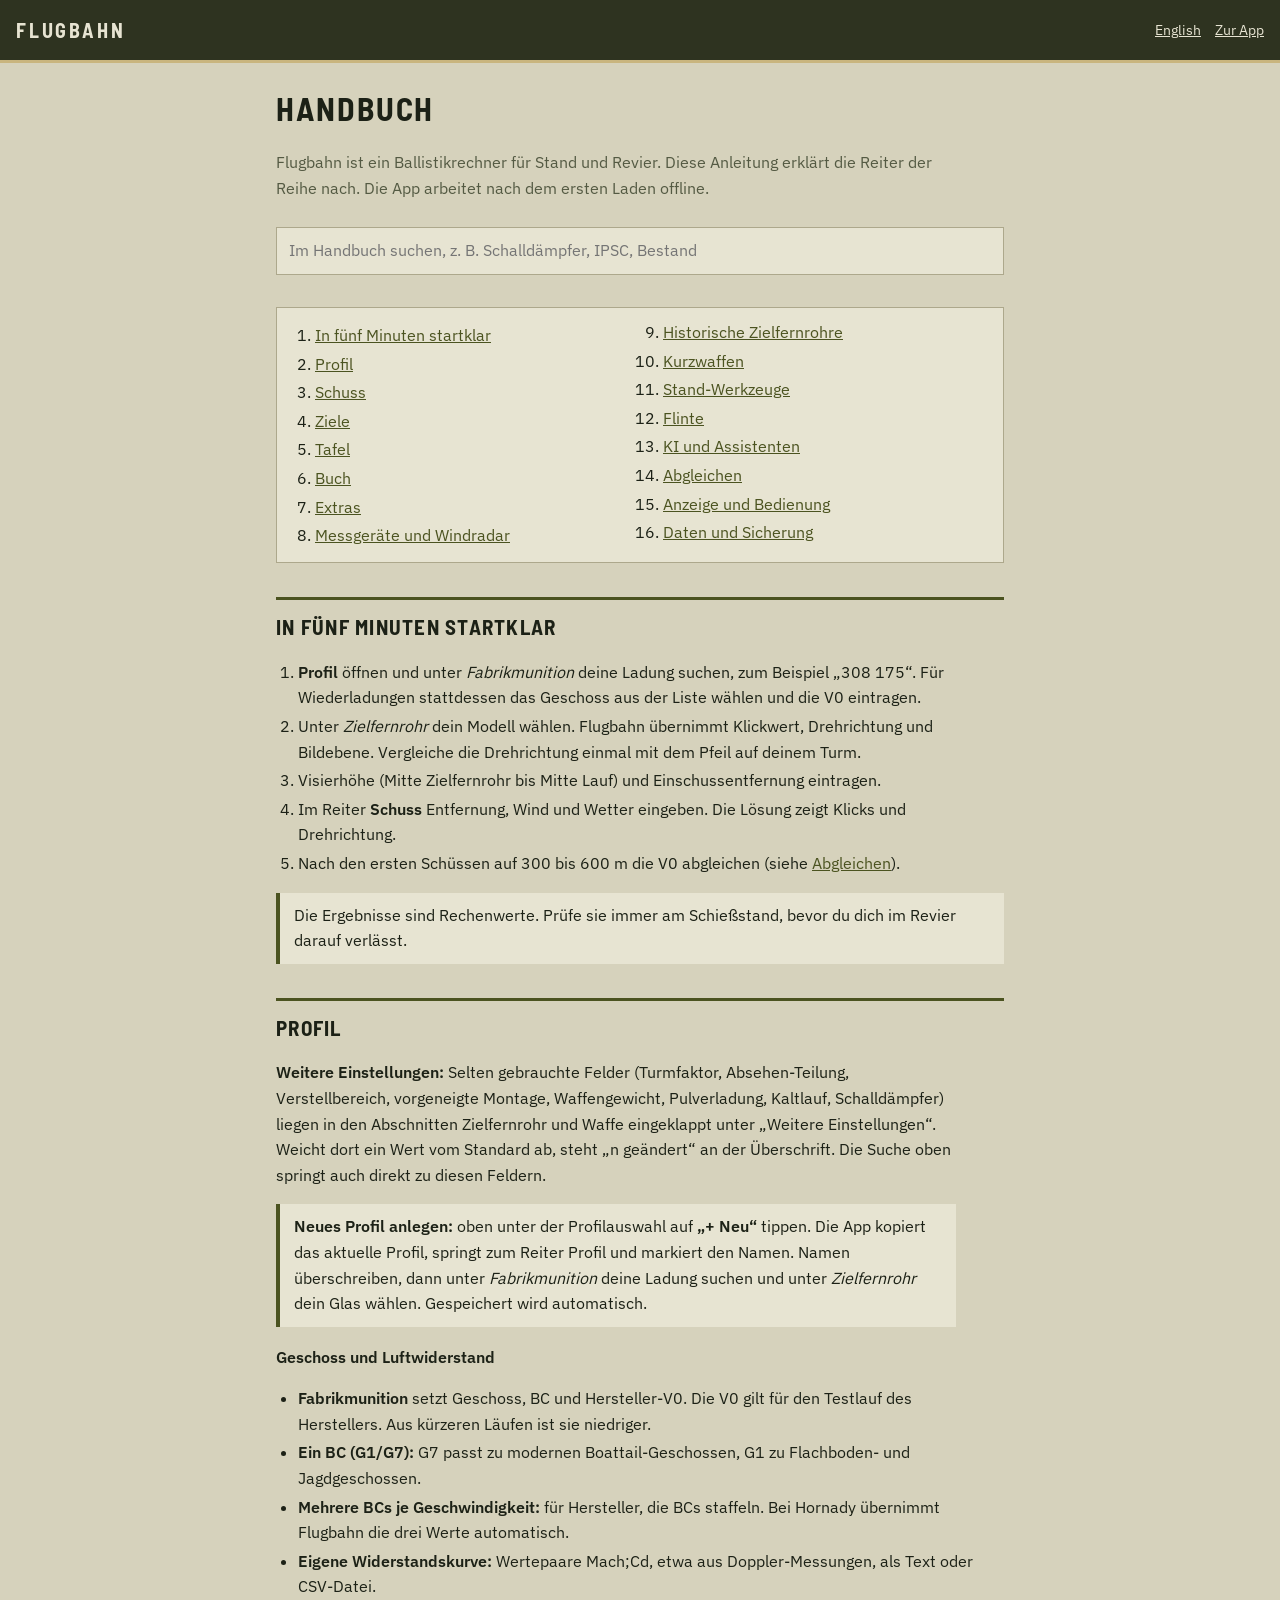
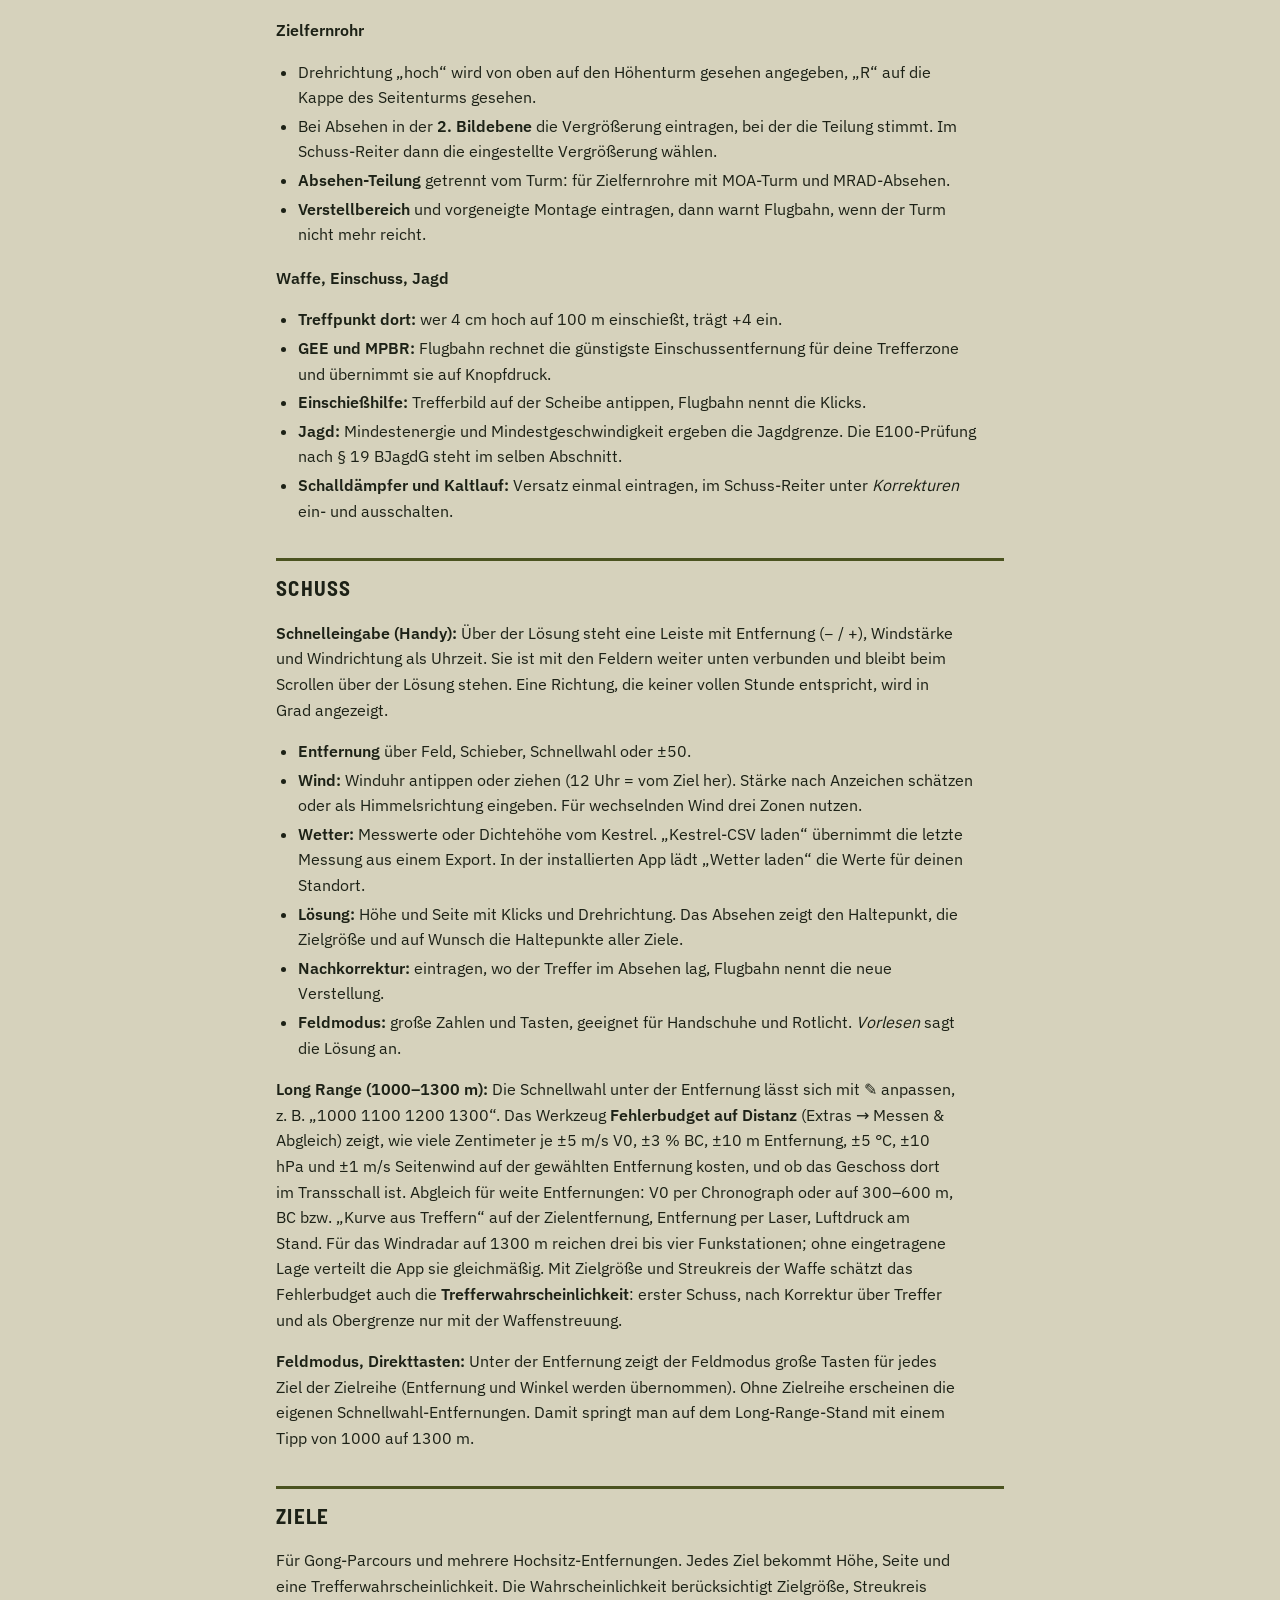
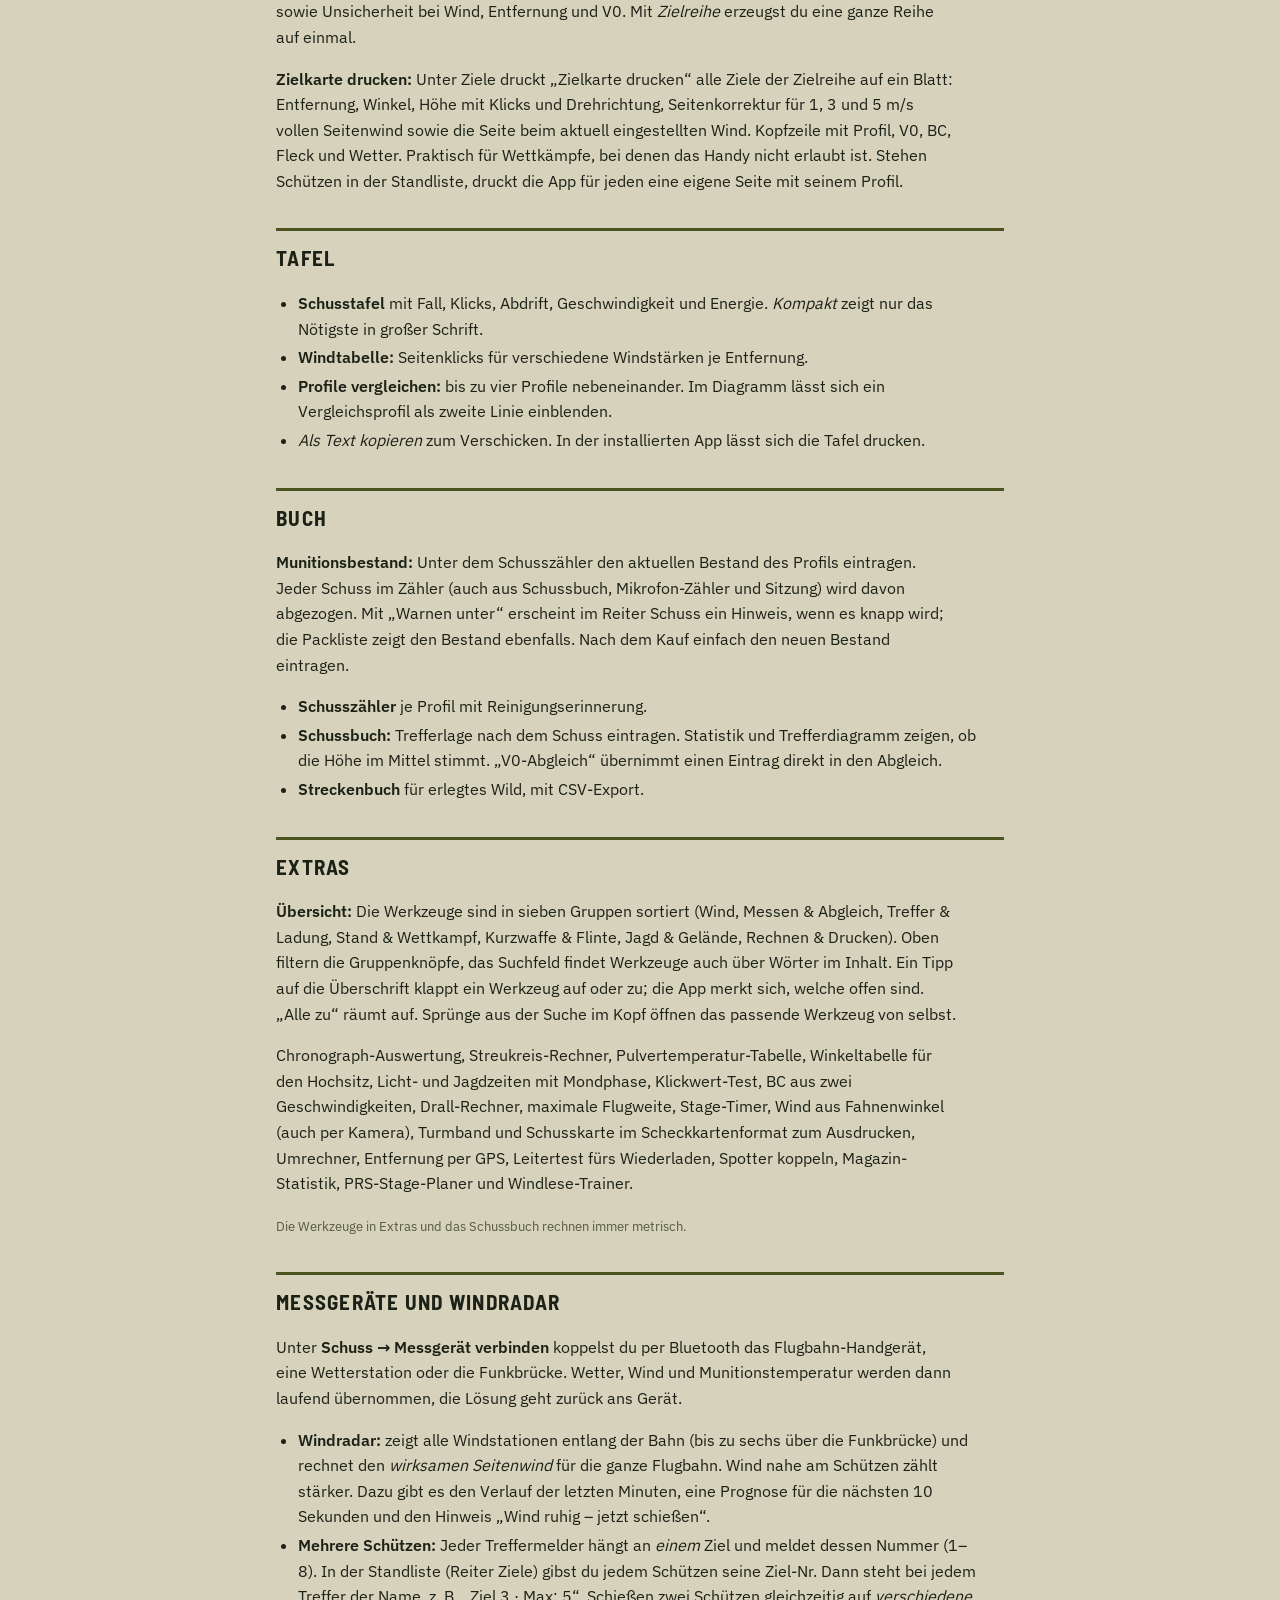
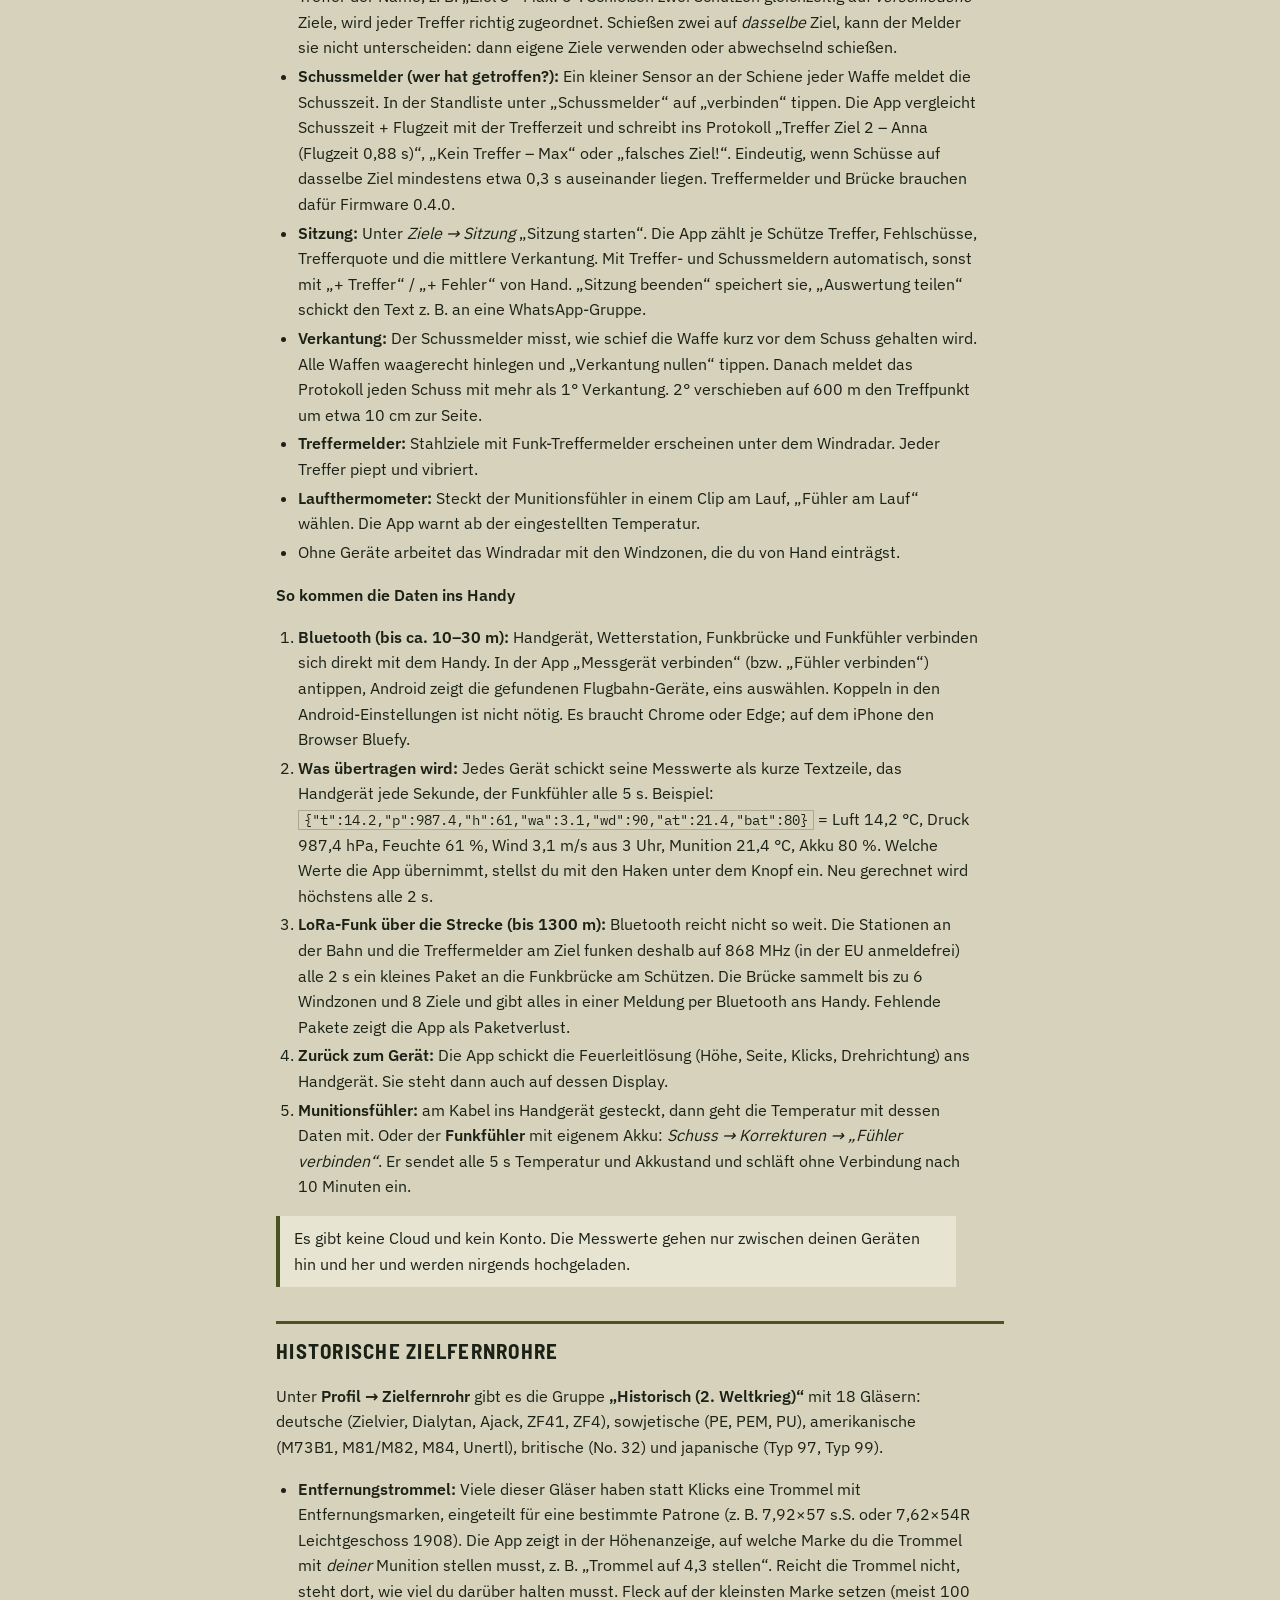
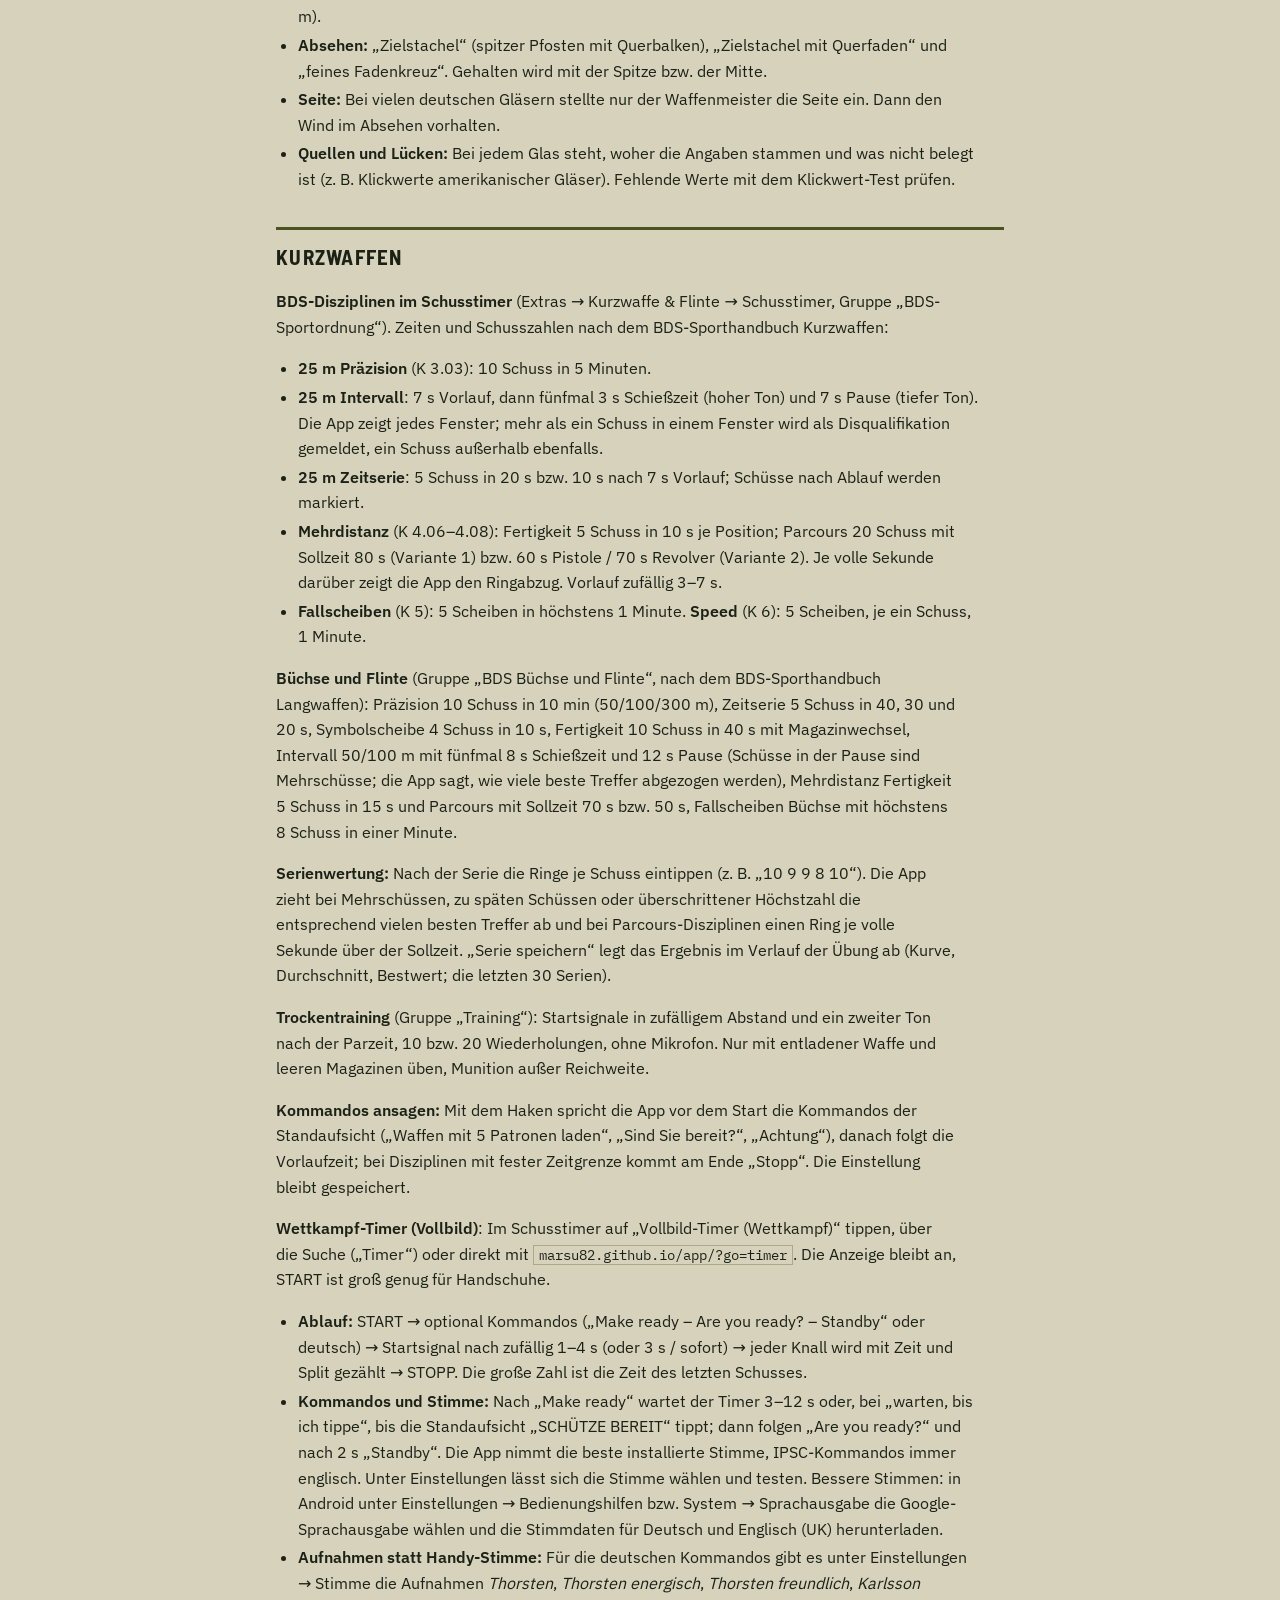
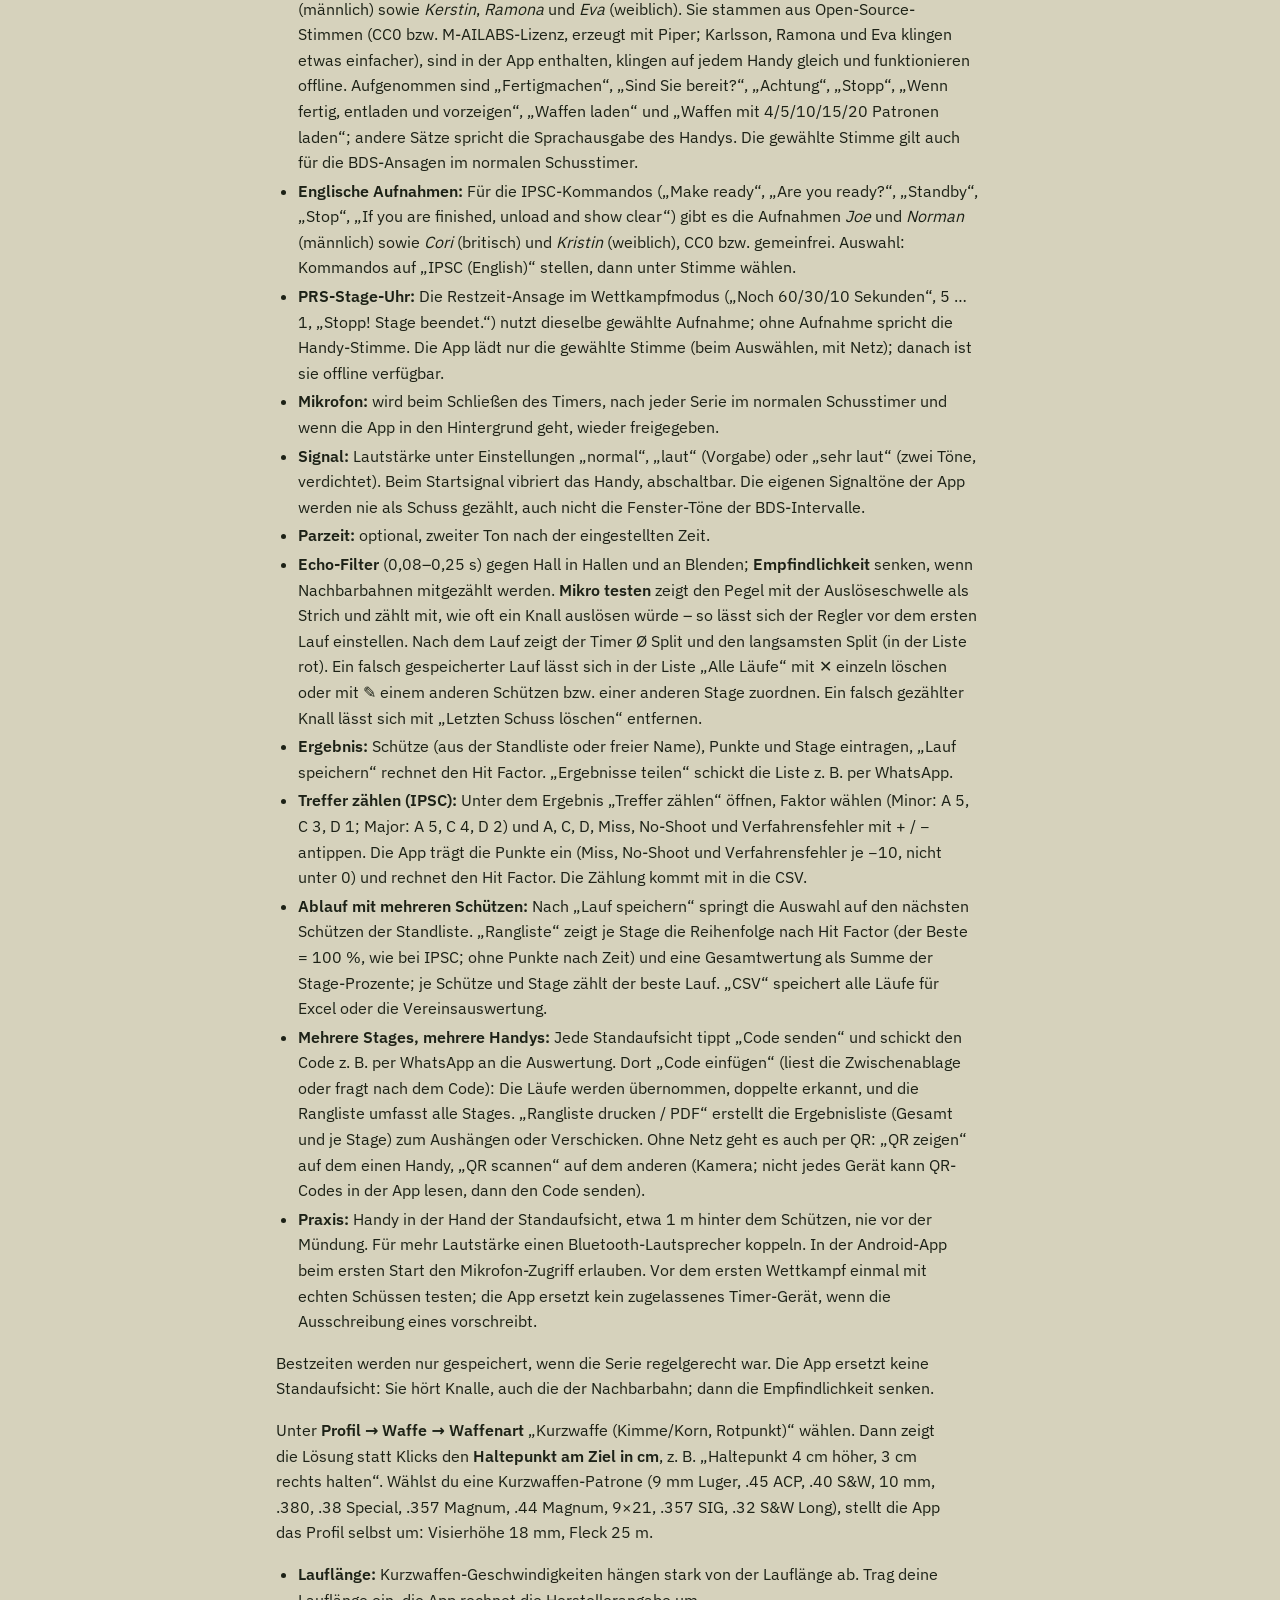
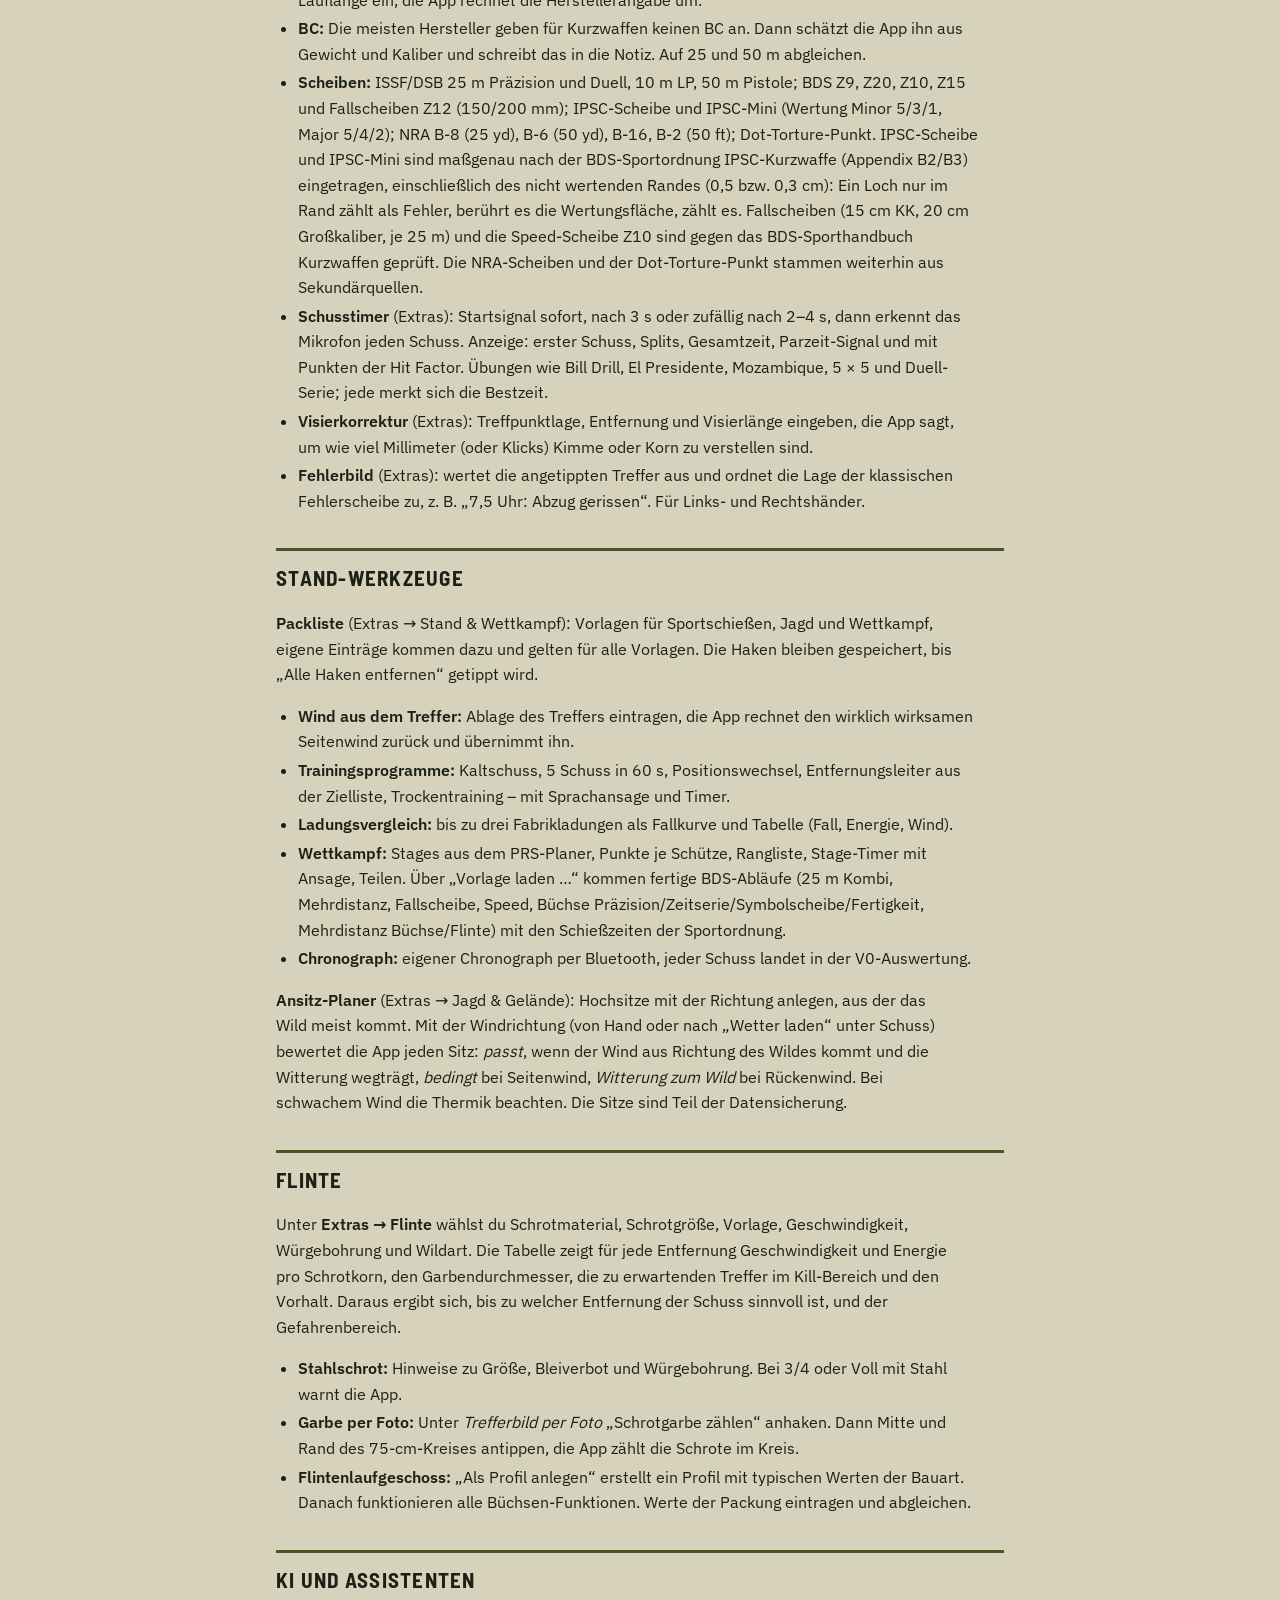
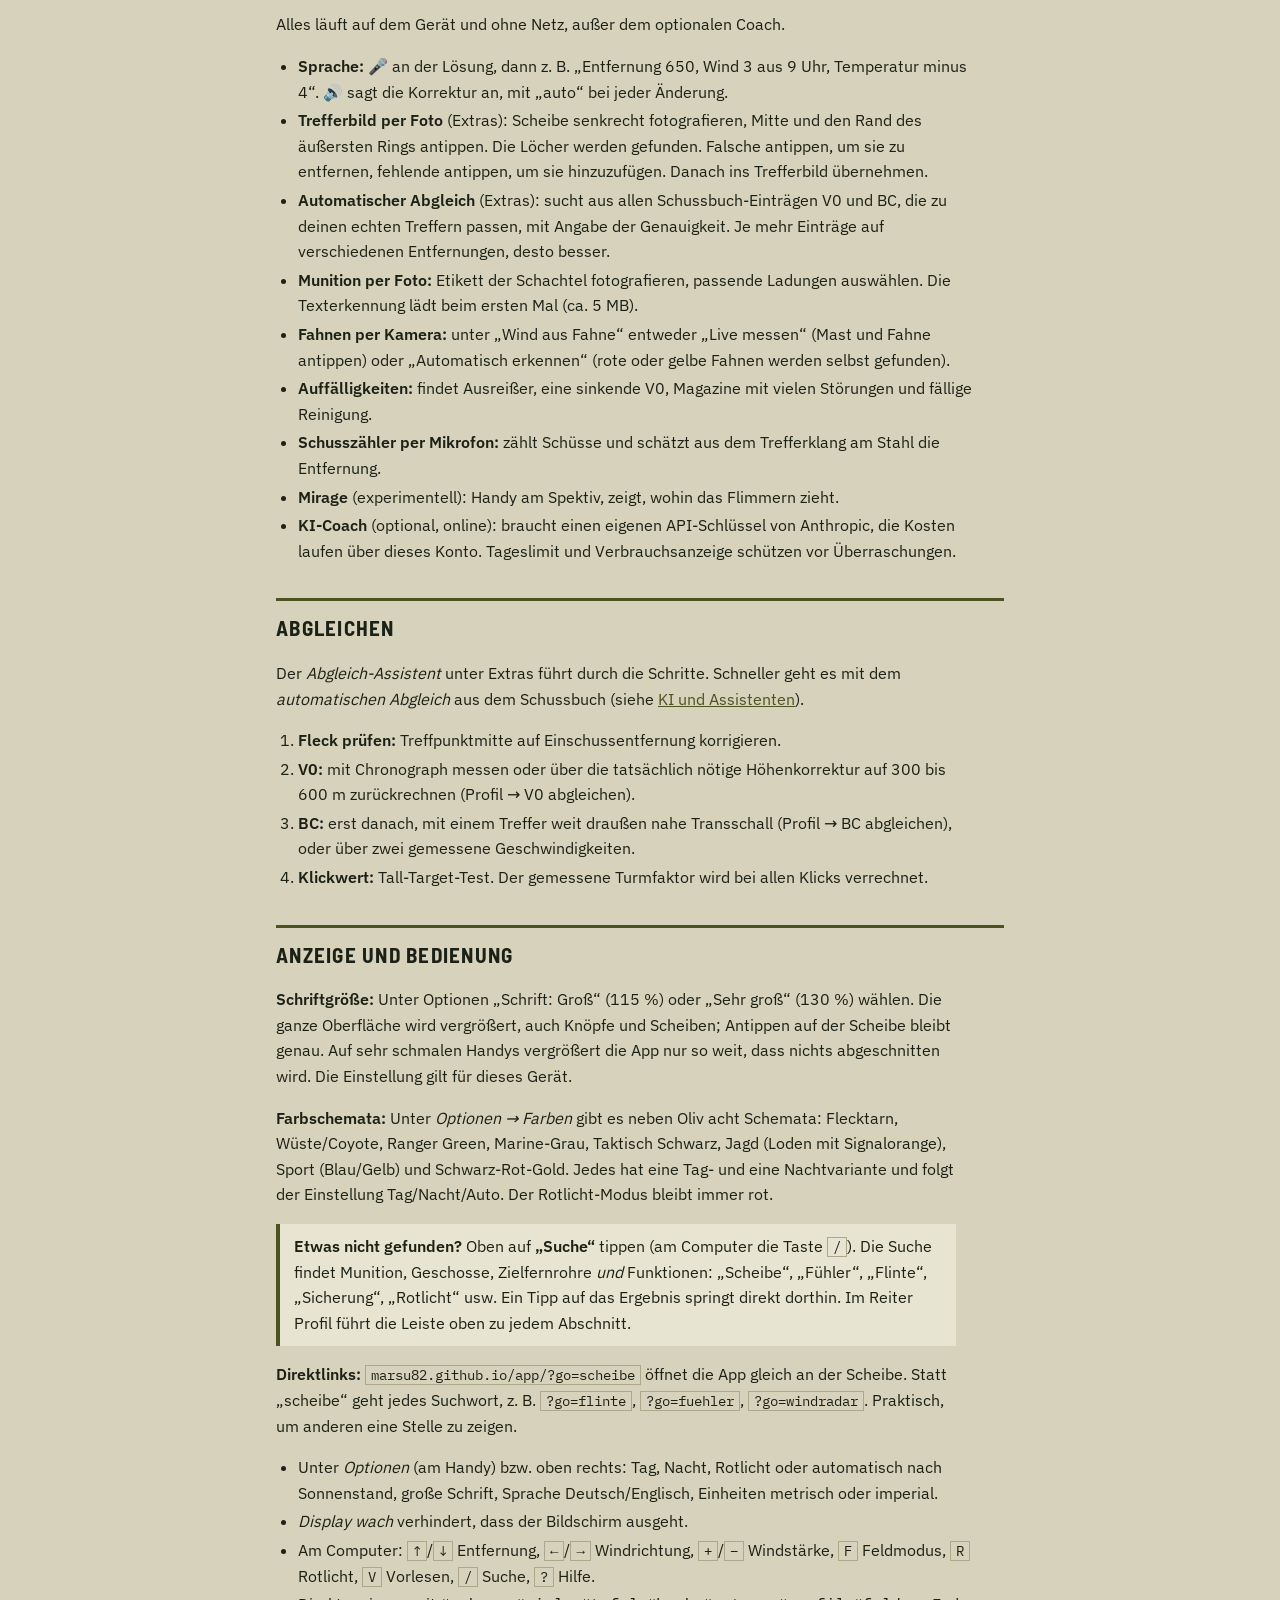
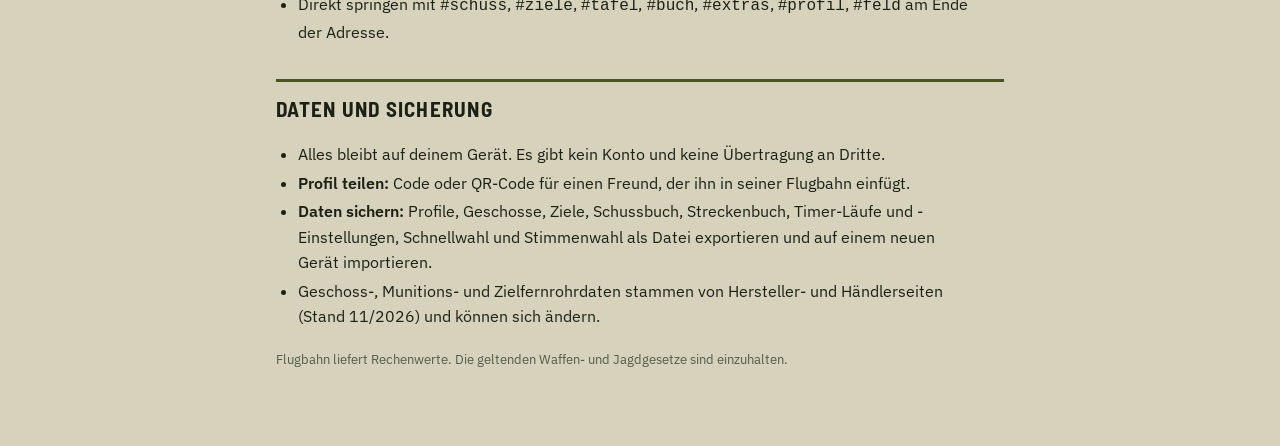
<file: app/handbuch.html>
<!doctype html>
<html lang="de">
<head>
<meta charset="utf-8">
<meta name="viewport" content="width=device-width, initial-scale=1, viewport-fit=cover">
<title>Flugbahn – Handbuch</title>
<link rel="icon" href="icons/icon.svg" type="image/svg+xml">
<link rel="stylesheet" href="fonts/fonts.css">
<style>
  :root{--bg:#D6D2BC;--surface:#E7E4D2;--ink:#1C2116;--muted:#545A43;--line:#ADA88C;--head:#2E3320;--acc:#C9B57E;--accent:#4B5320}
  @media (prefers-color-scheme: dark){:root{--bg:#101209;--surface:#181B11;--ink:#DEDCC4;--muted:#8E9279;--line:#353B27;--head:#0A0C06;--accent:#C9B57E}}
  *{box-sizing:border-box}
  body{margin:0;background:var(--bg);color:var(--ink);font:16px/1.6 "IBM Plex Sans",system-ui,-apple-system,"Segoe UI",sans-serif}
  header{background:var(--head);color:#E7E4D2;border-bottom:3px solid var(--acc);padding-block:calc(14px + env(safe-area-inset-top,0px)) 14px;padding-left:max(16px,env(safe-area-inset-left,0px));padding-right:max(16px,env(safe-area-inset-right,0px));display:flex;justify-content:space-between;align-items:center;gap:12px;flex-wrap:wrap}
  header b{font-family:"Barlow Semi Condensed","Arial Narrow",sans-serif;letter-spacing:.14em;text-transform:uppercase;font-size:20px}
  header a{color:#E7E4D2;font-size:14px}
  main{max-width:760px;margin:0 auto;padding-block:20px 60px;padding-left:max(16px,env(safe-area-inset-left,0px));padding-right:max(16px,env(safe-area-inset-right,0px))}
  h1{font-family:"Barlow Semi Condensed","Arial Narrow",sans-serif;font-size:32px;letter-spacing:.06em;text-transform:uppercase;margin:0 0 4px;text-wrap:balance}
  h2{font-family:"Barlow Semi Condensed","Arial Narrow",sans-serif;font-size:21px;letter-spacing:.06em;text-transform:uppercase;margin:34px 0 8px;padding-top:10px;border-top:3px solid var(--accent);text-wrap:balance}
  h3{font-size:16px;margin:18px 0 4px}
  p,li{max-width:68ch}
  ul,ol{padding-left:22px}
  li{margin:3px 0}
  .lead{color:var(--muted)}
  nav.toc{background:var(--surface);border:1px solid var(--line);padding:12px 16px;margin:18px 0}
  nav.toc ol{margin:0;columns:2;column-gap:24px}
  @media (max-width:520px){nav.toc ol{columns:1}}
  a{color:var(--accent)}
  .tip{background:var(--surface);border-left:4px solid var(--accent);padding:10px 14px;margin:12px 0}
  kbd{font-family:"IBM Plex Mono",ui-monospace,monospace;border:1px solid var(--line);padding:0 5px;font-size:14px}
  small{color:var(--muted)}
  .hs{position:sticky;top:0;z-index:2;background:var(--bg);padding:10px 0;margin:8px 0 0}
  .hs input{width:100%;font:inherit;font-size:16px;padding:10px 12px;border:1px solid var(--line);background:var(--surface);color:var(--ink)}
  .hs input:focus-visible{outline:2px solid var(--accent);outline-offset:1px}
  .hs small{display:block;margin-top:4px}
  mark{background:var(--acc);color:#1C2116;padding:0;border-radius:2px}
  .totop{position:fixed;right:max(14px,env(safe-area-inset-right,0px));bottom:calc(14px + env(safe-area-inset-bottom,0px));background:var(--head);color:#E7E4D2;border:2px solid var(--acc);padding:10px 14px;font:600 14px "Barlow Semi Condensed",sans-serif;letter-spacing:.06em;text-transform:uppercase;text-decoration:none}
  .totop[hidden]{display:none}
</style>
</head>
<body>
<header><b>Flugbahn</b><span><a href="handbook.html" hreflang="en" lang="en" style="margin-right:14px">English</a><a href="./">Zur App</a></span></header>
<main>
  <h1>Handbuch</h1>
  <p class="lead">Flugbahn ist ein Ballistikrechner für Stand und Revier. Diese Anleitung erklärt die Reiter der Reihe nach. Die App arbeitet nach dem ersten Laden offline.</p>

  <div class="hs" role="search"><input id="hs-q" type="search" autocomplete="off" placeholder="Im Handbuch suchen, z. B. Schalldämpfer, IPSC, Bestand" aria-label="Im Handbuch suchen"><small id="hs-n" aria-live="polite"></small></div>
  <nav class="toc" aria-label="Inhalt"><ol>
    <li><a href="#start">In fünf Minuten startklar</a></li>
    <li><a href="#profil">Profil</a></li>
    <li><a href="#schuss">Schuss</a></li>
    <li><a href="#ziele">Ziele</a></li>
    <li><a href="#tafel">Tafel</a></li>
    <li><a href="#buch">Buch</a></li>
    <li><a href="#extras">Extras</a></li>
    <li><a href="#geraete">Messgeräte und Windradar</a></li>
    <li><a href="#historisch">Historische Zielfernrohre</a></li>
    <li><a href="#kurzwaffe">Kurzwaffen</a></li>
    <li><a href="#stand">Stand-Werkzeuge</a></li>
    <li><a href="#flinte">Flinte</a></li>
    <li><a href="#ki">KI und Assistenten</a></li>
    <li><a href="#abgleich">Abgleichen</a></li>
    <li><a href="#anzeige">Anzeige und Bedienung</a></li>
    <li><a href="#daten">Daten und Sicherung</a></li>
  </ol></nav>

  <h2 id="start">In fünf Minuten startklar</h2>
  <ol>
    <li><b>Profil</b> öffnen und unter <i>Fabrikmunition</i> deine Ladung suchen, zum Beispiel „308 175“. Für Wiederladungen stattdessen das Geschoss aus der Liste wählen und die V0 eintragen.</li>
    <li>Unter <i>Zielfernrohr</i> dein Modell wählen. Flugbahn übernimmt Klickwert, Drehrichtung und Bildebene. Vergleiche die Drehrichtung einmal mit dem Pfeil auf deinem Turm.</li>
    <li>Visierhöhe (Mitte Zielfernrohr bis Mitte Lauf) und Einschussentfernung eintragen.</li>
    <li>Im Reiter <b>Schuss</b> Entfernung, Wind und Wetter eingeben. Die Lösung zeigt Klicks und Drehrichtung.</li>
    <li>Nach den ersten Schüssen auf 300 bis 600 m die V0 abgleichen (siehe <a href="#abgleich">Abgleichen</a>).</li>
  </ol>
  <div class="tip">Die Ergebnisse sind Rechenwerte. Prüfe sie immer am Schießstand, bevor du dich im Revier darauf verlässt.</div>

  <h2 id="profil">Profil</h2>
  <p><b>Weitere Einstellungen:</b> Selten gebrauchte Felder (Turmfaktor, Absehen-Teilung, Verstellbereich, vorgeneigte Montage, Waffengewicht, Pulverladung, Kaltlauf, Schalldämpfer) liegen in den Abschnitten Zielfernrohr und Waffe eingeklappt unter „Weitere Einstellungen“. Weicht dort ein Wert vom Standard ab, steht „n geändert“ an der Überschrift. Die Suche oben springt auch direkt zu diesen Feldern.</p>
  <p class="tip"><b>Neues Profil anlegen:</b> oben unter der Profilauswahl auf <b>„+ Neu“</b> tippen. Die App kopiert das aktuelle Profil, springt zum Reiter Profil und markiert den Namen. Namen überschreiben, dann unter <i>Fabrikmunition</i> deine Ladung suchen und unter <i>Zielfernrohr</i> dein Glas wählen. Gespeichert wird automatisch.</p>
  <h3>Geschoss und Luftwiderstand</h3>
  <ul>
    <li><b>Fabrikmunition</b> setzt Geschoss, BC und Hersteller-V0. Die V0 gilt für den Testlauf des Herstellers. Aus kürzeren Läufen ist sie niedriger.</li>
    <li><b>Ein BC (G1/G7):</b> G7 passt zu modernen Boattail-Geschossen, G1 zu Flachboden- und Jagdgeschossen.</li>
    <li><b>Mehrere BCs je Geschwindigkeit:</b> für Hersteller, die BCs staffeln. Bei Hornady übernimmt Flugbahn die drei Werte automatisch.</li>
    <li><b>Eigene Widerstandskurve:</b> Wertepaare Mach;Cd, etwa aus Doppler-Messungen, als Text oder CSV-Datei.</li>
  </ul>
  <h3>Zielfernrohr</h3>
  <ul>
    <li>Drehrichtung „hoch“ wird von oben auf den Höhenturm gesehen angegeben, „R“ auf die Kappe des Seitenturms gesehen.</li>
    <li>Bei Absehen in der <b>2. Bildebene</b> die Vergrößerung eintragen, bei der die Teilung stimmt. Im Schuss-Reiter dann die eingestellte Vergrößerung wählen.</li>
    <li><b>Absehen-Teilung</b> getrennt vom Turm: für Zielfernrohre mit MOA-Turm und MRAD-Absehen.</li>
    <li><b>Verstellbereich</b> und vorgeneigte Montage eintragen, dann warnt Flugbahn, wenn der Turm nicht mehr reicht.</li>
  </ul>
  <h3>Waffe, Einschuss, Jagd</h3>
  <ul>
    <li><b>Treffpunkt dort:</b> wer 4 cm hoch auf 100 m einschießt, trägt +4 ein.</li>
    <li><b>GEE und MPBR:</b> Flugbahn rechnet die günstigste Einschussentfernung für deine Trefferzone und übernimmt sie auf Knopfdruck.</li>
    <li><b>Einschießhilfe:</b> Trefferbild auf der Scheibe antippen, Flugbahn nennt die Klicks.</li>
    <li><b>Jagd:</b> Mindestenergie und Mindestgeschwindigkeit ergeben die Jagdgrenze. Die E100-Prüfung nach § 19 BJagdG steht im selben Abschnitt.</li>
    <li><b>Schalldämpfer und Kaltlauf:</b> Versatz einmal eintragen, im Schuss-Reiter unter <i>Korrekturen</i> ein- und ausschalten.</li>
  </ul>

  <h2 id="schuss">Schuss</h2>
  <p><b>Schnelleingabe (Handy):</b> Über der Lösung steht eine Leiste mit Entfernung (− / +), Windstärke und Windrichtung als Uhrzeit. Sie ist mit den Feldern weiter unten verbunden und bleibt beim Scrollen über der Lösung stehen. Eine Richtung, die keiner vollen Stunde entspricht, wird in Grad angezeigt.</p>
  <ul>
    <li><b>Entfernung</b> über Feld, Schieber, Schnellwahl oder ±50.</li>
    <li><b>Wind:</b> Winduhr antippen oder ziehen (12 Uhr = vom Ziel her). Stärke nach Anzeichen schätzen oder als Himmelsrichtung eingeben. Für wechselnden Wind drei Zonen nutzen.</li>
    <li><b>Wetter:</b> Messwerte oder Dichtehöhe vom Kestrel. „Kestrel-CSV laden“ übernimmt die letzte Messung aus einem Export. In der installierten App lädt „Wetter laden“ die Werte für deinen Standort.</li>
    <li><b>Lösung:</b> Höhe und Seite mit Klicks und Drehrichtung. Das Absehen zeigt den Haltepunkt, die Zielgröße und auf Wunsch die Haltepunkte aller Ziele.</li>
    <li><b>Nachkorrektur:</b> eintragen, wo der Treffer im Absehen lag, Flugbahn nennt die neue Verstellung.</li>
    <li><b>Feldmodus:</b> große Zahlen und Tasten, geeignet für Handschuhe und Rotlicht. <i>Vorlesen</i> sagt die Lösung an.</li>
  </ul>

  <p><b>Long Range (1000–1300 m):</b> Die Schnellwahl unter der Entfernung lässt sich mit ✎ anpassen, z. B. „1000 1100 1200 1300“. Das Werkzeug <b>Fehlerbudget auf Distanz</b> (Extras → Messen &amp; Abgleich) zeigt, wie viele Zentimeter je ±5 m/s V0, ±3 % BC, ±10 m Entfernung, ±5 °C, ±10 hPa und ±1 m/s Seitenwind auf der gewählten Entfernung kosten, und ob das Geschoss dort im Transschall ist. Abgleich für weite Entfernungen: V0 per Chronograph oder auf 300–600 m, BC bzw. „Kurve aus Treffern“ auf der Zielentfernung, Entfernung per Laser, Luftdruck am Stand. Für das Windradar auf 1300 m reichen drei bis vier Funkstationen; ohne eingetragene Lage verteilt die App sie gleichmäßig. Mit Zielgröße und Streukreis der Waffe schätzt das Fehlerbudget auch die <b>Trefferwahrscheinlichkeit</b>: erster Schuss, nach Korrektur über Treffer und als Obergrenze nur mit der Waffenstreuung.</p>
  <p><b>Feldmodus, Direkttasten:</b> Unter der Entfernung zeigt der Feldmodus große Tasten für jedes Ziel der Zielreihe (Entfernung und Winkel werden übernommen). Ohne Zielreihe erscheinen die eigenen Schnellwahl-Entfernungen. Damit springt man auf dem Long-Range-Stand mit einem Tipp von 1000 auf 1300 m.</p>
  <h2 id="ziele">Ziele</h2>
  <p>Für Gong-Parcours und mehrere Hochsitz-Entfernungen. Jedes Ziel bekommt Höhe, Seite und eine Trefferwahrscheinlichkeit. Die Wahrscheinlichkeit berücksichtigt Zielgröße, Streukreis sowie Unsicherheit bei Wind, Entfernung und V0. Mit <i>Zielreihe</i> erzeugst du eine ganze Reihe auf einmal.</p>

  <p><b>Zielkarte drucken:</b> Unter Ziele druckt „Zielkarte drucken“ alle Ziele der Zielreihe auf ein Blatt: Entfernung, Winkel, Höhe mit Klicks und Drehrichtung, Seitenkorrektur für 1, 3 und 5 m/s vollen Seitenwind sowie die Seite beim aktuell eingestellten Wind. Kopfzeile mit Profil, V0, BC, Fleck und Wetter. Praktisch für Wettkämpfe, bei denen das Handy nicht erlaubt ist. Stehen Schützen in der Standliste, druckt die App für jeden eine eigene Seite mit seinem Profil.</p>
  <h2 id="tafel">Tafel</h2>
  <ul>
    <li><b>Schusstafel</b> mit Fall, Klicks, Abdrift, Geschwindigkeit und Energie. <i>Kompakt</i> zeigt nur das Nötigste in großer Schrift.</li>
    <li><b>Windtabelle:</b> Seitenklicks für verschiedene Windstärken je Entfernung.</li>
    <li><b>Profile vergleichen:</b> bis zu vier Profile nebeneinander. Im Diagramm lässt sich ein Vergleichsprofil als zweite Linie einblenden.</li>
    <li><i>Als Text kopieren</i> zum Verschicken. In der installierten App lässt sich die Tafel drucken.</li>
  </ul>

  <h2 id="buch">Buch</h2>
  <p><b>Munitionsbestand:</b> Unter dem Schusszähler den aktuellen Bestand des Profils eintragen. Jeder Schuss im Zähler (auch aus Schussbuch, Mikrofon-Zähler und Sitzung) wird davon abgezogen. Mit „Warnen unter“ erscheint im Reiter Schuss ein Hinweis, wenn es knapp wird; die Packliste zeigt den Bestand ebenfalls. Nach dem Kauf einfach den neuen Bestand eintragen.</p>
  <ul>
    <li><b>Schusszähler</b> je Profil mit Reinigungserinnerung.</li>
    <li><b>Schussbuch:</b> Trefferlage nach dem Schuss eintragen. Statistik und Trefferdiagramm zeigen, ob die Höhe im Mittel stimmt. „V0-Abgleich“ übernimmt einen Eintrag direkt in den Abgleich.</li>
    <li><b>Streckenbuch</b> für erlegtes Wild, mit CSV-Export.</li>
  </ul>

  <h2 id="extras">Extras</h2>
  <p><b>Übersicht:</b> Die Werkzeuge sind in sieben Gruppen sortiert (Wind, Messen &amp; Abgleich, Treffer &amp; Ladung, Stand &amp; Wettkampf, Kurzwaffe &amp; Flinte, Jagd &amp; Gelände, Rechnen &amp; Drucken). Oben filtern die Gruppenknöpfe, das Suchfeld findet Werkzeuge auch über Wörter im Inhalt. Ein Tipp auf die Überschrift klappt ein Werkzeug auf oder zu; die App merkt sich, welche offen sind. „Alle zu“ räumt auf. Sprünge aus der Suche im Kopf öffnen das passende Werkzeug von selbst.</p>
  <p>Chronograph-Auswertung, Streukreis-Rechner, Pulvertemperatur-Tabelle, Winkeltabelle für den Hochsitz, Licht- und Jagdzeiten mit Mondphase, Klickwert-Test, BC aus zwei Geschwindigkeiten, Drall-Rechner, maximale Flugweite, Stage-Timer, Wind aus Fahnenwinkel (auch per Kamera), Turmband und Schusskarte im Scheckkartenformat zum Ausdrucken, Umrechner, Entfernung per GPS, Leitertest fürs Wiederladen, Spotter koppeln, Magazin-Statistik, PRS-Stage-Planer und Windlese-Trainer.</p>
  <p><small>Die Werkzeuge in Extras und das Schussbuch rechnen immer metrisch.</small></p>

  <h2 id="geraete">Messgeräte und Windradar</h2>
  <p>Unter <b>Schuss → Messgerät verbinden</b> koppelst du per Bluetooth das Flugbahn-Handgerät, eine Wetterstation oder die Funkbrücke. Wetter, Wind und Munitionstemperatur werden dann laufend übernommen, die Lösung geht zurück ans Gerät.</p>
  <ul>
    <li><b>Windradar:</b> zeigt alle Windstationen entlang der Bahn (bis zu sechs über die Funkbrücke) und rechnet den <i>wirksamen Seitenwind</i> für die ganze Flugbahn. Wind nahe am Schützen zählt stärker. Dazu gibt es den Verlauf der letzten Minuten, eine Prognose für die nächsten 10 Sekunden und den Hinweis „Wind ruhig – jetzt schießen“.</li>
    <li><b>Mehrere Schützen:</b> Jeder Treffermelder hängt an <i>einem</i> Ziel und meldet dessen Nummer (1–8). In der Standliste (Reiter Ziele) gibst du jedem Schützen seine Ziel-Nr. Dann steht bei jedem Treffer der Name, z. B. „Ziel 3 · Max: 5“. Schießen zwei Schützen gleichzeitig auf <i>verschiedene</i> Ziele, wird jeder Treffer richtig zugeordnet. Schießen zwei auf <i>dasselbe</i> Ziel, kann der Melder sie nicht unterscheiden: dann eigene Ziele verwenden oder abwechselnd schießen.</li>
    <li><b>Schussmelder (wer hat getroffen?):</b> Ein kleiner Sensor an der Schiene jeder Waffe meldet die Schusszeit. In der Standliste unter „Schussmelder“ auf „verbinden“ tippen. Die App vergleicht Schusszeit + Flugzeit mit der Trefferzeit und schreibt ins Protokoll „Treffer Ziel 2 – Anna (Flugzeit 0,88 s)“, „Kein Treffer – Max“ oder „falsches Ziel!“. Eindeutig, wenn Schüsse auf dasselbe Ziel mindestens etwa 0,3 s auseinander liegen. Treffermelder und Brücke brauchen dafür Firmware 0.4.0.</li>
    <li><b>Sitzung:</b> Unter <i>Ziele → Sitzung</i> „Sitzung starten“. Die App zählt je Schütze Treffer, Fehlschüsse, Trefferquote und die mittlere Verkantung. Mit Treffer- und Schussmeldern automatisch, sonst mit „+ Treffer“ / „+ Fehler“ von Hand. „Sitzung beenden“ speichert sie, „Auswertung teilen“ schickt den Text z. B. an eine WhatsApp-Gruppe.</li>
    <li><b>Verkantung:</b> Der Schussmelder misst, wie schief die Waffe kurz vor dem Schuss gehalten wird. Alle Waffen waagerecht hinlegen und „Verkantung nullen“ tippen. Danach meldet das Protokoll jeden Schuss mit mehr als 1° Verkantung. 2° verschieben auf 600 m den Treffpunkt um etwa 10 cm zur Seite.</li>
    <li><b>Treffermelder:</b> Stahlziele mit Funk-Treffermelder erscheinen unter dem Windradar. Jeder Treffer piept und vibriert.</li>
    <li><b>Laufthermometer:</b> Steckt der Munitionsfühler in einem Clip am Lauf, „Fühler am Lauf“ wählen. Die App warnt ab der eingestellten Temperatur.</li>
    <li>Ohne Geräte arbeitet das Windradar mit den Windzonen, die du von Hand einträgst.</li>
  </ul>

  <h3 id="uebertragung">So kommen die Daten ins Handy</h3>
  <ol>
    <li><b>Bluetooth (bis ca. 10–30 m):</b> Handgerät, Wetterstation, Funkbrücke und Funkfühler verbinden sich direkt mit dem Handy. In der App „Messgerät verbinden“ (bzw. „Fühler verbinden“) antippen, Android zeigt die gefundenen Flugbahn-Geräte, eins auswählen. Koppeln in den Android-Einstellungen ist nicht nötig. Es braucht Chrome oder Edge; auf dem iPhone den Browser Bluefy.</li>
    <li><b>Was übertragen wird:</b> Jedes Gerät schickt seine Messwerte als kurze Textzeile, das Handgerät jede Sekunde, der Funkfühler alle 5 s. Beispiel: <kbd>{"t":14.2,"p":987.4,"h":61,"wa":3.1,"wd":90,"at":21.4,"bat":80}</kbd> = Luft 14,2 °C, Druck 987,4 hPa, Feuchte 61 %, Wind 3,1 m/s aus 3 Uhr, Munition 21,4 °C, Akku 80 %. Welche Werte die App übernimmt, stellst du mit den Haken unter dem Knopf ein. Neu gerechnet wird höchstens alle 2 s.</li>
    <li><b>LoRa-Funk über die Strecke (bis 1300 m):</b> Bluetooth reicht nicht so weit. Die Stationen an der Bahn und die Treffermelder am Ziel funken deshalb auf 868 MHz (in der EU anmeldefrei) alle 2 s ein kleines Paket an die Funkbrücke am Schützen. Die Brücke sammelt bis zu 6 Windzonen und 8 Ziele und gibt alles in einer Meldung per Bluetooth ans Handy. Fehlende Pakete zeigt die App als Paketverlust.</li>
    <li><b>Zurück zum Gerät:</b> Die App schickt die Feuerleitlösung (Höhe, Seite, Klicks, Drehrichtung) ans Handgerät. Sie steht dann auch auf dessen Display.</li>
    <li><b>Munitionsfühler:</b> am Kabel ins Handgerät gesteckt, dann geht die Temperatur mit dessen Daten mit. Oder der <b>Funkfühler</b> mit eigenem Akku: <i>Schuss → Korrekturen → „Fühler verbinden“</i>. Er sendet alle 5 s Temperatur und Akkustand und schläft ohne Verbindung nach 10 Minuten ein.</li>
  </ol>
  <p class="tip">Es gibt keine Cloud und kein Konto. Die Messwerte gehen nur zwischen deinen Geräten hin und her und werden nirgends hochgeladen.</p>

  <h2 id="historisch">Historische Zielfernrohre</h2>
  <p>Unter <b>Profil → Zielfernrohr</b> gibt es die Gruppe <b>„Historisch (2. Weltkrieg)“</b> mit 18 Gläsern: deutsche (Zielvier, Dialytan, Ajack, ZF41, ZF4), sowjetische (PE, PEM, PU), amerikanische (M73B1, M81/M82, M84, Unertl), britische (No. 32) und japanische (Typ 97, Typ 99).</p>
  <ul>
    <li><b>Entfernungstrommel:</b> Viele dieser Gläser haben statt Klicks eine Trommel mit Entfernungsmarken, eingeteilt für eine bestimmte Patrone (z. B. 7,92×57 s.S. oder 7,62×54R Leichtgeschoss 1908). Die App zeigt in der Höhenanzeige, auf welche Marke du die Trommel mit <i>deiner</i> Munition stellen musst, z. B. „Trommel auf 4,3 stellen“. Reicht die Trommel nicht, steht dort, wie viel du darüber halten musst. Fleck auf der kleinsten Marke setzen (meist 100 m).</li>
    <li><b>Absehen:</b> „Zielstachel“ (spitzer Pfosten mit Querbalken), „Zielstachel mit Querfaden“ und „feines Fadenkreuz“. Gehalten wird mit der Spitze bzw. der Mitte.</li>
    <li><b>Seite:</b> Bei vielen deutschen Gläsern stellte nur der Waffenmeister die Seite ein. Dann den Wind im Absehen vorhalten.</li>
    <li><b>Quellen und Lücken:</b> Bei jedem Glas steht, woher die Angaben stammen und was nicht belegt ist (z. B. Klickwerte amerikanischer Gläser). Fehlende Werte mit dem Klickwert-Test prüfen.</li>
  </ul>

  <h2 id="kurzwaffe">Kurzwaffen</h2>
  <p><b>BDS-Disziplinen im Schusstimer</b> (Extras → Kurzwaffe &amp; Flinte → Schusstimer, Gruppe „BDS-Sportordnung“). Zeiten und Schusszahlen nach dem BDS-Sporthandbuch Kurzwaffen:</p>
  <ul>
    <li><b>25 m Präzision</b> (K 3.03): 10 Schuss in 5 Minuten.</li>
    <li><b>25 m Intervall</b>: 7 s Vorlauf, dann fünfmal 3 s Schießzeit (hoher Ton) und 7 s Pause (tiefer Ton). Die App zeigt jedes Fenster; mehr als ein Schuss in einem Fenster wird als Disqualifikation gemeldet, ein Schuss außerhalb ebenfalls.</li>
    <li><b>25 m Zeitserie</b>: 5 Schuss in 20 s bzw. 10 s nach 7 s Vorlauf; Schüsse nach Ablauf werden markiert.</li>
    <li><b>Mehrdistanz</b> (K 4.06–4.08): Fertigkeit 5 Schuss in 10 s je Position; Parcours 20 Schuss mit Sollzeit 80 s (Variante 1) bzw. 60 s Pistole / 70 s Revolver (Variante 2). Je volle Sekunde darüber zeigt die App den Ringabzug. Vorlauf zufällig 3–7 s.</li>
    <li><b>Fallscheiben</b> (K 5): 5 Scheiben in höchstens 1 Minute. <b>Speed</b> (K 6): 5 Scheiben, je ein Schuss, 1 Minute.</li>
  </ul>
  <p><b>Büchse und Flinte</b> (Gruppe „BDS Büchse und Flinte“, nach dem BDS-Sporthandbuch Langwaffen): Präzision 10 Schuss in 10 min (50/100/300 m), Zeitserie 5 Schuss in 40, 30 und 20 s, Symbolscheibe 4 Schuss in 10 s, Fertigkeit 10 Schuss in 40 s mit Magazinwechsel, Intervall 50/100 m mit fünfmal 8 s Schießzeit und 12 s Pause (Schüsse in der Pause sind Mehrschüsse; die App sagt, wie viele beste Treffer abgezogen werden), Mehrdistanz Fertigkeit 5 Schuss in 15 s und Parcours mit Sollzeit 70 s bzw. 50 s, Fallscheiben Büchse mit höchstens 8 Schuss in einer Minute.</p>
  <p><b>Serienwertung:</b> Nach der Serie die Ringe je Schuss eintippen (z. B. „10 9 9 8 10“). Die App zieht bei Mehrschüssen, zu späten Schüssen oder überschrittener Höchstzahl die entsprechend vielen besten Treffer ab und bei Parcours-Disziplinen einen Ring je volle Sekunde über der Sollzeit. „Serie speichern“ legt das Ergebnis im Verlauf der Übung ab (Kurve, Durchschnitt, Bestwert; die letzten 30 Serien).</p>
  <p><b>Trockentraining</b> (Gruppe „Training“): Startsignale in zufälligem Abstand und ein zweiter Ton nach der Parzeit, 10 bzw. 20 Wiederholungen, ohne Mikrofon. Nur mit entladener Waffe und leeren Magazinen üben, Munition außer Reichweite.</p>
  <p><b>Kommandos ansagen:</b> Mit dem Haken spricht die App vor dem Start die Kommandos der Standaufsicht („Waffen mit 5 Patronen laden“, „Sind Sie bereit?“, „Achtung“), danach folgt die Vorlaufzeit; bei Disziplinen mit fester Zeitgrenze kommt am Ende „Stopp“. Die Einstellung bleibt gespeichert.</p>
  <p><b>Wettkampf-Timer (Vollbild)</b>: Im Schusstimer auf „Vollbild-Timer (Wettkampf)“ tippen, über die Suche („Timer“) oder direkt mit <kbd>marsu82.github.io/app/?go=timer</kbd>. Die Anzeige bleibt an, START ist groß genug für Handschuhe.</p>
  <ul>
    <li><b>Ablauf:</b> START → optional Kommandos („Make ready – Are you ready? – Standby“ oder deutsch) → Startsignal nach zufällig 1–4 s (oder 3 s / sofort) → jeder Knall wird mit Zeit und Split gezählt → STOPP. Die große Zahl ist die Zeit des letzten Schusses.</li>
    <li><b>Kommandos und Stimme:</b> Nach „Make ready“ wartet der Timer 3–12 s oder, bei „warten, bis ich tippe“, bis die Standaufsicht „SCHÜTZE BEREIT“ tippt; dann folgen „Are you ready?“ und nach 2 s „Standby“. Die App nimmt die beste installierte Stimme, IPSC-Kommandos immer englisch. Unter Einstellungen lässt sich die Stimme wählen und testen. Bessere Stimmen: in Android unter Einstellungen → Bedienungshilfen bzw. System → Sprachausgabe die Google-Sprachausgabe wählen und die Stimmdaten für Deutsch und Englisch (UK) herunterladen.</li>
    <li><b>Aufnahmen statt Handy-Stimme:</b> Für die deutschen Kommandos gibt es unter Einstellungen → Stimme die Aufnahmen <i>Thorsten</i>, <i>Thorsten energisch</i>, <i>Thorsten freundlich</i>, <i>Karlsson</i> (männlich) sowie <i>Kerstin</i>, <i>Ramona</i> und <i>Eva</i> (weiblich). Sie stammen aus Open-Source-Stimmen (CC0 bzw. M-AILABS-Lizenz, erzeugt mit Piper; Karlsson, Ramona und Eva klingen etwas einfacher), sind in der App enthalten, klingen auf jedem Handy gleich und funktionieren offline. Aufgenommen sind „Fertigmachen“, „Sind Sie bereit?“, „Achtung“, „Stopp“, „Wenn fertig, entladen und vorzeigen“, „Waffen laden“ und „Waffen mit 4/5/10/15/20 Patronen laden“; andere Sätze spricht die Sprachausgabe des Handys. Die gewählte Stimme gilt auch für die BDS-Ansagen im normalen Schusstimer.</li>
    <li><b>Englische Aufnahmen:</b> Für die IPSC-Kommandos („Make ready“, „Are you ready?“, „Standby“, „Stop“, „If you are finished, unload and show clear“) gibt es die Aufnahmen <i>Joe</i> und <i>Norman</i> (männlich) sowie <i>Cori</i> (britisch) und <i>Kristin</i> (weiblich), CC0 bzw. gemeinfrei. Auswahl: Kommandos auf „IPSC (English)“ stellen, dann unter Stimme wählen.</li>
    <li><b>PRS-Stage-Uhr:</b> Die Restzeit-Ansage im Wettkampfmodus („Noch 60/30/10 Sekunden“, 5 … 1, „Stopp! Stage beendet.“) nutzt dieselbe gewählte Aufnahme; ohne Aufnahme spricht die Handy-Stimme. Die App lädt nur die gewählte Stimme (beim Auswählen, mit Netz); danach ist sie offline verfügbar.</li>
    <li><b>Mikrofon:</b> wird beim Schließen des Timers, nach jeder Serie im normalen Schusstimer und wenn die App in den Hintergrund geht, wieder freigegeben.</li>
    <li><b>Signal:</b> Lautstärke unter Einstellungen „normal“, „laut“ (Vorgabe) oder „sehr laut“ (zwei Töne, verdichtet). Beim Startsignal vibriert das Handy, abschaltbar. Die eigenen Signaltöne der App werden nie als Schuss gezählt, auch nicht die Fenster-Töne der BDS-Intervalle.</li>
    <li><b>Parzeit:</b> optional, zweiter Ton nach der eingestellten Zeit.</li>
    <li><b>Echo-Filter</b> (0,08–0,25 s) gegen Hall in Hallen und an Blenden; <b>Empfindlichkeit</b> senken, wenn Nachbarbahnen mitgezählt werden. <b>Mikro testen</b> zeigt den Pegel mit der Auslöseschwelle als Strich und zählt mit, wie oft ein Knall auslösen würde – so lässt sich der Regler vor dem ersten Lauf einstellen. Nach dem Lauf zeigt der Timer Ø Split und den langsamsten Split (in der Liste rot). Ein falsch gespeicherter Lauf lässt sich in der Liste „Alle Läufe“ mit ✕ einzeln löschen oder mit ✎ einem anderen Schützen bzw. einer anderen Stage zuordnen. Ein falsch gezählter Knall lässt sich mit „Letzten Schuss löschen“ entfernen.</li>
    <li><b>Ergebnis:</b> Schütze (aus der Standliste oder freier Name), Punkte und Stage eintragen, „Lauf speichern“ rechnet den Hit Factor. „Ergebnisse teilen“ schickt die Liste z. B. per WhatsApp.</li>
    <li><b>Treffer zählen (IPSC):</b> Unter dem Ergebnis „Treffer zählen“ öffnen, Faktor wählen (Minor: A 5, C 3, D 1; Major: A 5, C 4, D 2) und A, C, D, Miss, No-Shoot und Verfahrensfehler mit + / − antippen. Die App trägt die Punkte ein (Miss, No-Shoot und Verfahrensfehler je −10, nicht unter 0) und rechnet den Hit Factor. Die Zählung kommt mit in die CSV.</li>
    <li><b>Ablauf mit mehreren Schützen:</b> Nach „Lauf speichern“ springt die Auswahl auf den nächsten Schützen der Standliste. „Rangliste“ zeigt je Stage die Reihenfolge nach Hit Factor (der Beste = 100 %, wie bei IPSC; ohne Punkte nach Zeit) und eine Gesamtwertung als Summe der Stage-Prozente; je Schütze und Stage zählt der beste Lauf. „CSV“ speichert alle Läufe für Excel oder die Vereinsauswertung.</li>
    <li><b>Mehrere Stages, mehrere Handys:</b> Jede Standaufsicht tippt „Code senden“ und schickt den Code z. B. per WhatsApp an die Auswertung. Dort „Code einfügen“ (liest die Zwischenablage oder fragt nach dem Code): Die Läufe werden übernommen, doppelte erkannt, und die Rangliste umfasst alle Stages. „Rangliste drucken / PDF“ erstellt die Ergebnisliste (Gesamt und je Stage) zum Aushängen oder Verschicken. Ohne Netz geht es auch per QR: „QR zeigen“ auf dem einen Handy, „QR scannen“ auf dem anderen (Kamera; nicht jedes Gerät kann QR-Codes in der App lesen, dann den Code senden).</li>
    <li><b>Praxis:</b> Handy in der Hand der Standaufsicht, etwa 1 m hinter dem Schützen, nie vor der Mündung. Für mehr Lautstärke einen Bluetooth-Lautsprecher koppeln. In der Android-App beim ersten Start den Mikrofon-Zugriff erlauben. Vor dem ersten Wettkampf einmal mit echten Schüssen testen; die App ersetzt kein zugelassenes Timer-Gerät, wenn die Ausschreibung eines vorschreibt.</li>
  </ul>
  <p>Bestzeiten werden nur gespeichert, wenn die Serie regelgerecht war. Die App ersetzt keine Standaufsicht: Sie hört Knalle, auch die der Nachbarbahn; dann die Empfindlichkeit senken.</p>
  <p>Unter <b>Profil → Waffe → Waffenart</b> „Kurzwaffe (Kimme/Korn, Rotpunkt)“ wählen. Dann zeigt die Lösung statt Klicks den <b>Haltepunkt am Ziel in cm</b>, z. B. „Haltepunkt 4 cm höher, 3 cm rechts halten“. Wählst du eine Kurzwaffen-Patrone (9 mm Luger, .45 ACP, .40 S&amp;W, 10 mm, .380, .38 Special, .357 Magnum, .44 Magnum, 9×21, .357 SIG, .32 S&amp;W Long), stellt die App das Profil selbst um: Visierhöhe 18 mm, Fleck 25 m.</p>
  <ul>
    <li><b>Lauflänge:</b> Kurzwaffen-Geschwindigkeiten hängen stark von der Lauflänge ab. Trag deine Lauflänge ein, die App rechnet die Herstellerangabe um.</li>
    <li><b>BC:</b> Die meisten Hersteller geben für Kurzwaffen keinen BC an. Dann schätzt die App ihn aus Gewicht und Kaliber und schreibt das in die Notiz. Auf 25 und 50 m abgleichen.</li>
    <li><b>Scheiben:</b> ISSF/DSB 25 m Präzision und Duell, 10 m LP, 50 m Pistole; BDS Z9, Z20, Z10, Z15 und Fallscheiben Z12 (150/200 mm); IPSC-Scheibe und IPSC-Mini (Wertung Minor 5/3/1, Major 5/4/2); NRA B-8 (25 yd), B-6 (50 yd), B-16, B-2 (50 ft); Dot-Torture-Punkt. IPSC-Scheibe und IPSC-Mini sind maßgenau nach der BDS-Sportordnung IPSC-Kurzwaffe (Appendix B2/B3) eingetragen, einschließlich des nicht wertenden Randes (0,5 bzw. 0,3 cm): Ein Loch nur im Rand zählt als Fehler, berührt es die Wertungsfläche, zählt es. Fallscheiben (15 cm KK, 20 cm Großkaliber, je 25 m) und die Speed-Scheibe Z10 sind gegen das BDS-Sporthandbuch Kurzwaffen geprüft. Die NRA-Scheiben und der Dot-Torture-Punkt stammen weiterhin aus Sekundärquellen.</li>
    <li><b>Schusstimer</b> (Extras): Startsignal sofort, nach 3 s oder zufällig nach 2–4 s, dann erkennt das Mikrofon jeden Schuss. Anzeige: erster Schuss, Splits, Gesamtzeit, Parzeit-Signal und mit Punkten der Hit Factor. Übungen wie Bill Drill, El Presidente, Mozambique, 5 × 5 und Duell-Serie; jede merkt sich die Bestzeit.</li>
    <li><b>Visierkorrektur</b> (Extras): Treffpunktlage, Entfernung und Visierlänge eingeben, die App sagt, um wie viel Millimeter (oder Klicks) Kimme oder Korn zu verstellen sind.</li>
    <li><b>Fehlerbild</b> (Extras): wertet die angetippten Treffer aus und ordnet die Lage der klassischen Fehlerscheibe zu, z. B. „7,5 Uhr: Abzug gerissen“. Für Links- und Rechtshänder.</li>
  </ul>

  <h2 id="stand">Stand-Werkzeuge</h2>
  <p><b>Packliste</b> (Extras → Stand &amp; Wettkampf): Vorlagen für Sportschießen, Jagd und Wettkampf, eigene Einträge kommen dazu und gelten für alle Vorlagen. Die Haken bleiben gespeichert, bis „Alle Haken entfernen“ getippt wird.</p>
  <ul>
    <li><b>Wind aus dem Treffer:</b> Ablage des Treffers eintragen, die App rechnet den wirklich wirksamen Seitenwind zurück und übernimmt ihn.</li>
    <li><b>Trainingsprogramme:</b> Kaltschuss, 5 Schuss in 60 s, Positionswechsel, Entfernungsleiter aus der Zielliste, Trockentraining – mit Sprachansage und Timer.</li>
    <li><b>Ladungsvergleich:</b> bis zu drei Fabrikladungen als Fallkurve und Tabelle (Fall, Energie, Wind).</li>
    <li><b>Wettkampf:</b> Stages aus dem PRS-Planer, Punkte je Schütze, Rangliste, Stage-Timer mit Ansage, Teilen. Über „Vorlage laden …“ kommen fertige BDS-Abläufe (25 m Kombi, Mehrdistanz, Fallscheibe, Speed, Büchse Präzision/Zeitserie/Symbolscheibe/Fertigkeit, Mehrdistanz Büchse/Flinte) mit den Schießzeiten der Sportordnung.</li>
    <li><b>Chronograph:</b> eigener Chronograph per Bluetooth, jeder Schuss landet in der V0-Auswertung.</li>
  </ul>

  <p><b>Ansitz-Planer</b> (Extras → Jagd &amp; Gelände): Hochsitze mit der Richtung anlegen, aus der das Wild meist kommt. Mit der Windrichtung (von Hand oder nach „Wetter laden“ unter Schuss) bewertet die App jeden Sitz: <i>passt</i>, wenn der Wind aus Richtung des Wildes kommt und die Witterung wegträgt, <i>bedingt</i> bei Seitenwind, <i>Witterung zum Wild</i> bei Rückenwind. Bei schwachem Wind die Thermik beachten. Die Sitze sind Teil der Datensicherung.</p>
  <h2 id="flinte">Flinte</h2>
  <p>Unter <b>Extras → Flinte</b> wählst du Schrotmaterial, Schrotgröße, Vorlage, Geschwindigkeit, Würgebohrung und Wildart. Die Tabelle zeigt für jede Entfernung Geschwindigkeit und Energie pro Schrotkorn, den Garbendurchmesser, die zu erwartenden Treffer im Kill-Bereich und den Vorhalt. Daraus ergibt sich, bis zu welcher Entfernung der Schuss sinnvoll ist, und der Gefahrenbereich.</p>
  <ul>
    <li><b>Stahlschrot:</b> Hinweise zu Größe, Bleiverbot und Würgebohrung. Bei 3/4 oder Voll mit Stahl warnt die App.</li>
    <li><b>Garbe per Foto:</b> Unter <i>Trefferbild per Foto</i> „Schrotgarbe zählen“ anhaken. Dann Mitte und Rand des 75-cm-Kreises antippen, die App zählt die Schrote im Kreis.</li>
    <li><b>Flintenlaufgeschoss:</b> „Als Profil anlegen“ erstellt ein Profil mit typischen Werten der Bauart. Danach funktionieren alle Büchsen-Funktionen. Werte der Packung eintragen und abgleichen.</li>
  </ul>

  <h2 id="ki">KI und Assistenten</h2>
  <p>Alles läuft auf dem Gerät und ohne Netz, außer dem optionalen Coach.</p>
  <ul>
    <li><b>Sprache:</b> 🎤 an der Lösung, dann z. B. „Entfernung 650, Wind 3 aus 9 Uhr, Temperatur minus 4“. 🔊 sagt die Korrektur an, mit „auto“ bei jeder Änderung.</li>
    <li><b>Trefferbild per Foto</b> (Extras): Scheibe senkrecht fotografieren, Mitte und den Rand des äußersten Rings antippen. Die Löcher werden gefunden. Falsche antippen, um sie zu entfernen, fehlende antippen, um sie hinzuzufügen. Danach ins Trefferbild übernehmen.</li>
    <li><b>Automatischer Abgleich</b> (Extras): sucht aus allen Schussbuch-Einträgen V0 und BC, die zu deinen echten Treffern passen, mit Angabe der Genauigkeit. Je mehr Einträge auf verschiedenen Entfernungen, desto besser.</li>
    <li><b>Munition per Foto:</b> Etikett der Schachtel fotografieren, passende Ladungen auswählen. Die Texterkennung lädt beim ersten Mal (ca. 5 MB).</li>
    <li><b>Fahnen per Kamera:</b> unter „Wind aus Fahne“ entweder „Live messen“ (Mast und Fahne antippen) oder „Automatisch erkennen“ (rote oder gelbe Fahnen werden selbst gefunden).</li>
    <li><b>Auffälligkeiten:</b> findet Ausreißer, eine sinkende V0, Magazine mit vielen Störungen und fällige Reinigung.</li>
    <li><b>Schusszähler per Mikrofon:</b> zählt Schüsse und schätzt aus dem Trefferklang am Stahl die Entfernung.</li>
    <li><b>Mirage</b> (experimentell): Handy am Spektiv, zeigt, wohin das Flimmern zieht.</li>
    <li><b>KI-Coach</b> (optional, online): braucht einen eigenen API-Schlüssel von Anthropic, die Kosten laufen über dieses Konto. Tageslimit und Verbrauchsanzeige schützen vor Überraschungen.</li>
  </ul>

  <h2 id="abgleich">Abgleichen</h2>
  <p>Der <i>Abgleich-Assistent</i> unter Extras führt durch die Schritte. Schneller geht es mit dem <i>automatischen Abgleich</i> aus dem Schussbuch (siehe <a href="#ki">KI und Assistenten</a>).</p>
  <ol>
    <li><b>Fleck prüfen:</b> Treffpunktmitte auf Einschussentfernung korrigieren.</li>
    <li><b>V0:</b> mit Chronograph messen oder über die tatsächlich nötige Höhenkorrektur auf 300 bis 600 m zurückrechnen (Profil → V0 abgleichen).</li>
    <li><b>BC:</b> erst danach, mit einem Treffer weit draußen nahe Transschall (Profil → BC abgleichen), oder über zwei gemessene Geschwindigkeiten.</li>
    <li><b>Klickwert:</b> Tall-Target-Test. Der gemessene Turmfaktor wird bei allen Klicks verrechnet.</li>
  </ol>

  <h2 id="anzeige">Anzeige und Bedienung</h2>
  <p><b>Schriftgröße:</b> Unter Optionen „Schrift: Groß“ (115 %) oder „Sehr groß“ (130 %) wählen. Die ganze Oberfläche wird vergrößert, auch Knöpfe und Scheiben; Antippen auf der Scheibe bleibt genau. Auf sehr schmalen Handys vergrößert die App nur so weit, dass nichts abgeschnitten wird. Die Einstellung gilt für dieses Gerät.</p>
  <p><b>Farbschemata:</b> Unter <i>Optionen → Farben</i> gibt es neben Oliv acht Schemata: Flecktarn, Wüste/Coyote, Ranger Green, Marine-Grau, Taktisch Schwarz, Jagd (Loden mit Signalorange), Sport (Blau/Gelb) und Schwarz-Rot-Gold. Jedes hat eine Tag- und eine Nachtvariante und folgt der Einstellung Tag/Nacht/Auto. Der Rotlicht-Modus bleibt immer rot.</p>
  <p class="tip"><b>Etwas nicht gefunden?</b> Oben auf <b>„Suche“</b> tippen (am Computer die Taste <kbd>/</kbd>). Die Suche findet Munition, Geschosse, Zielfernrohre <i>und</i> Funktionen: „Scheibe“, „Fühler“, „Flinte“, „Sicherung“, „Rotlicht“ usw. Ein Tipp auf das Ergebnis springt direkt dorthin. Im Reiter Profil führt die Leiste oben zu jedem Abschnitt.</p>
  <p><b>Direktlinks:</b> <kbd>marsu82.github.io/app/?go=scheibe</kbd> öffnet die App gleich an der Scheibe. Statt „scheibe“ geht jedes Suchwort, z. B. <kbd>?go=flinte</kbd>, <kbd>?go=fuehler</kbd>, <kbd>?go=windradar</kbd>. Praktisch, um anderen eine Stelle zu zeigen.</p>
  <ul>
    <li>Unter <i>Optionen</i> (am Handy) bzw. oben rechts: Tag, Nacht, Rotlicht oder automatisch nach Sonnenstand, große Schrift, Sprache Deutsch/Englisch, Einheiten metrisch oder imperial.</li>
    <li><i>Display wach</i> verhindert, dass der Bildschirm ausgeht.</li>
    <li>Am Computer: <kbd>↑</kbd>/<kbd>↓</kbd> Entfernung, <kbd>←</kbd>/<kbd>→</kbd> Windrichtung, <kbd>+</kbd>/<kbd>−</kbd> Windstärke, <kbd>F</kbd> Feldmodus, <kbd>R</kbd> Rotlicht, <kbd>V</kbd> Vorlesen, <kbd>/</kbd> Suche, <kbd>?</kbd> Hilfe.</li>
    <li>Direkt springen mit <code>#schuss</code>, <code>#ziele</code>, <code>#tafel</code>, <code>#buch</code>, <code>#extras</code>, <code>#profil</code>, <code>#feld</code> am Ende der Adresse.</li>
  </ul>

  <h2 id="daten">Daten und Sicherung</h2>
  <ul>
    <li>Alles bleibt auf deinem Gerät. Es gibt kein Konto und keine Übertragung an Dritte.</li>
    <li><b>Profil teilen:</b> Code oder QR-Code für einen Freund, der ihn in seiner Flugbahn einfügt.</li>
    <li><b>Daten sichern:</b> Profile, Geschosse, Ziele, Schussbuch, Streckenbuch, Timer-Läufe und -Einstellungen, Schnellwahl und Stimmenwahl als Datei exportieren und auf einem neuen Gerät importieren.</li>
    <li>Geschoss-, Munitions- und Zielfernrohrdaten stammen von Hersteller- und Händlerseiten (Stand 11/2026) und können sich ändern.</li>
  </ul>
  <p><small>Flugbahn liefert Rechenwerte. Die geltenden Waffen- und Jagdgesetze sind einzuhalten.</small></p>
</main>
<a class="totop" id="totop" href="#" hidden>Nach oben</a>
<script>
(() => {
  // Suche: nur passende Absätze und Listenpunkte zeigen, Treffer markieren
  const q = document.getElementById("hs-q"), n = document.getElementById("hs-n"), main = document.querySelector("main");
  const blocks = [...main.querySelectorAll("p, li, h2, h3, .tip")].filter(el => !el.closest(".hs, nav.toc"));
  const orig = new Map(blocks.map(el => [el, el.innerHTML]));
  const esc = t => t.replace(/[.*+?^${}()|[\]\\]/g, "\\$&");
  let t = 0;
  q.addEventListener("input", () => { clearTimeout(t); t = setTimeout(run, 120); });
  function run() {
    const v = q.value.trim(); blocks.forEach(el => { el.innerHTML = orig.get(el); el.hidden = false; }); main.querySelectorAll("ul, ol").forEach(l => { l.hidden = false; });
    document.querySelector("nav.toc").hidden = !!v;
    if (v.length < 2) { n.textContent = ""; return; }
    const re = new RegExp(esc(v), "gi"); let hits = 0;
    blocks.forEach(el => { const txt = el.textContent; if (/^H[23]$/.test(el.tagName)) return; const ok = re.test(txt); re.lastIndex = 0; el.hidden = !ok; if (ok) { hits++; mark(el, re); } });
    // Überschriften nur zeigen, wenn darunter etwas gefunden wurde
    blocks.filter(el => el.tagName === "H3").forEach(h => { let x = h.nextElementSibling, any = false; while (x && !/^H[23]$/.test(x.tagName)) { if (!x.hidden && (x.matches("p,.tip") || x.querySelector("li:not([hidden])"))) any = true; x = x.nextElementSibling; } h.hidden = !any; });
    blocks.filter(el => el.tagName === "H2").forEach(h => { let x = h.nextElementSibling, any = false; while (x && x.tagName !== "H2") { if (!x.hidden && (x.matches("p,.tip") || x.querySelector("li:not([hidden])"))) any = true; x = x.nextElementSibling; } h.hidden = !any; });
    main.querySelectorAll("ul, ol").forEach(l => { if (l.closest("nav.toc")) return; l.hidden = !l.querySelector("li:not([hidden])"); });
    n.textContent = hits ? (hits === 1 ? "1 Stelle gefunden" : `${hits} Stellen gefunden`) : "Nichts gefunden.";
  }
  function mark(el, re) { const w = document.createTreeWalker(el, NodeFilter.SHOW_TEXT), list = []; while (w.nextNode()) list.push(w.currentNode);
    list.forEach(tn => { const s = tn.nodeValue; if (!re.test(s)) { re.lastIndex = 0; return; } re.lastIndex = 0; const f = document.createDocumentFragment(); let last = 0; s.replace(re, (m, i) => { f.append(s.slice(last, i)); const mk = document.createElement("mark"); mk.textContent = m; f.append(mk); last = i + m.length; }); f.append(s.slice(last)); tn.replaceWith(f); }); }
  // Nach oben
  const top = document.getElementById("totop");
  addEventListener("scroll", () => { top.hidden = scrollY < 600; }, { passive: true });
  top.addEventListener("click", e => { e.preventDefault(); scrollTo({ top: 0, behavior: "smooth" }); });
})();
</script>
</body>
</html>
</file>
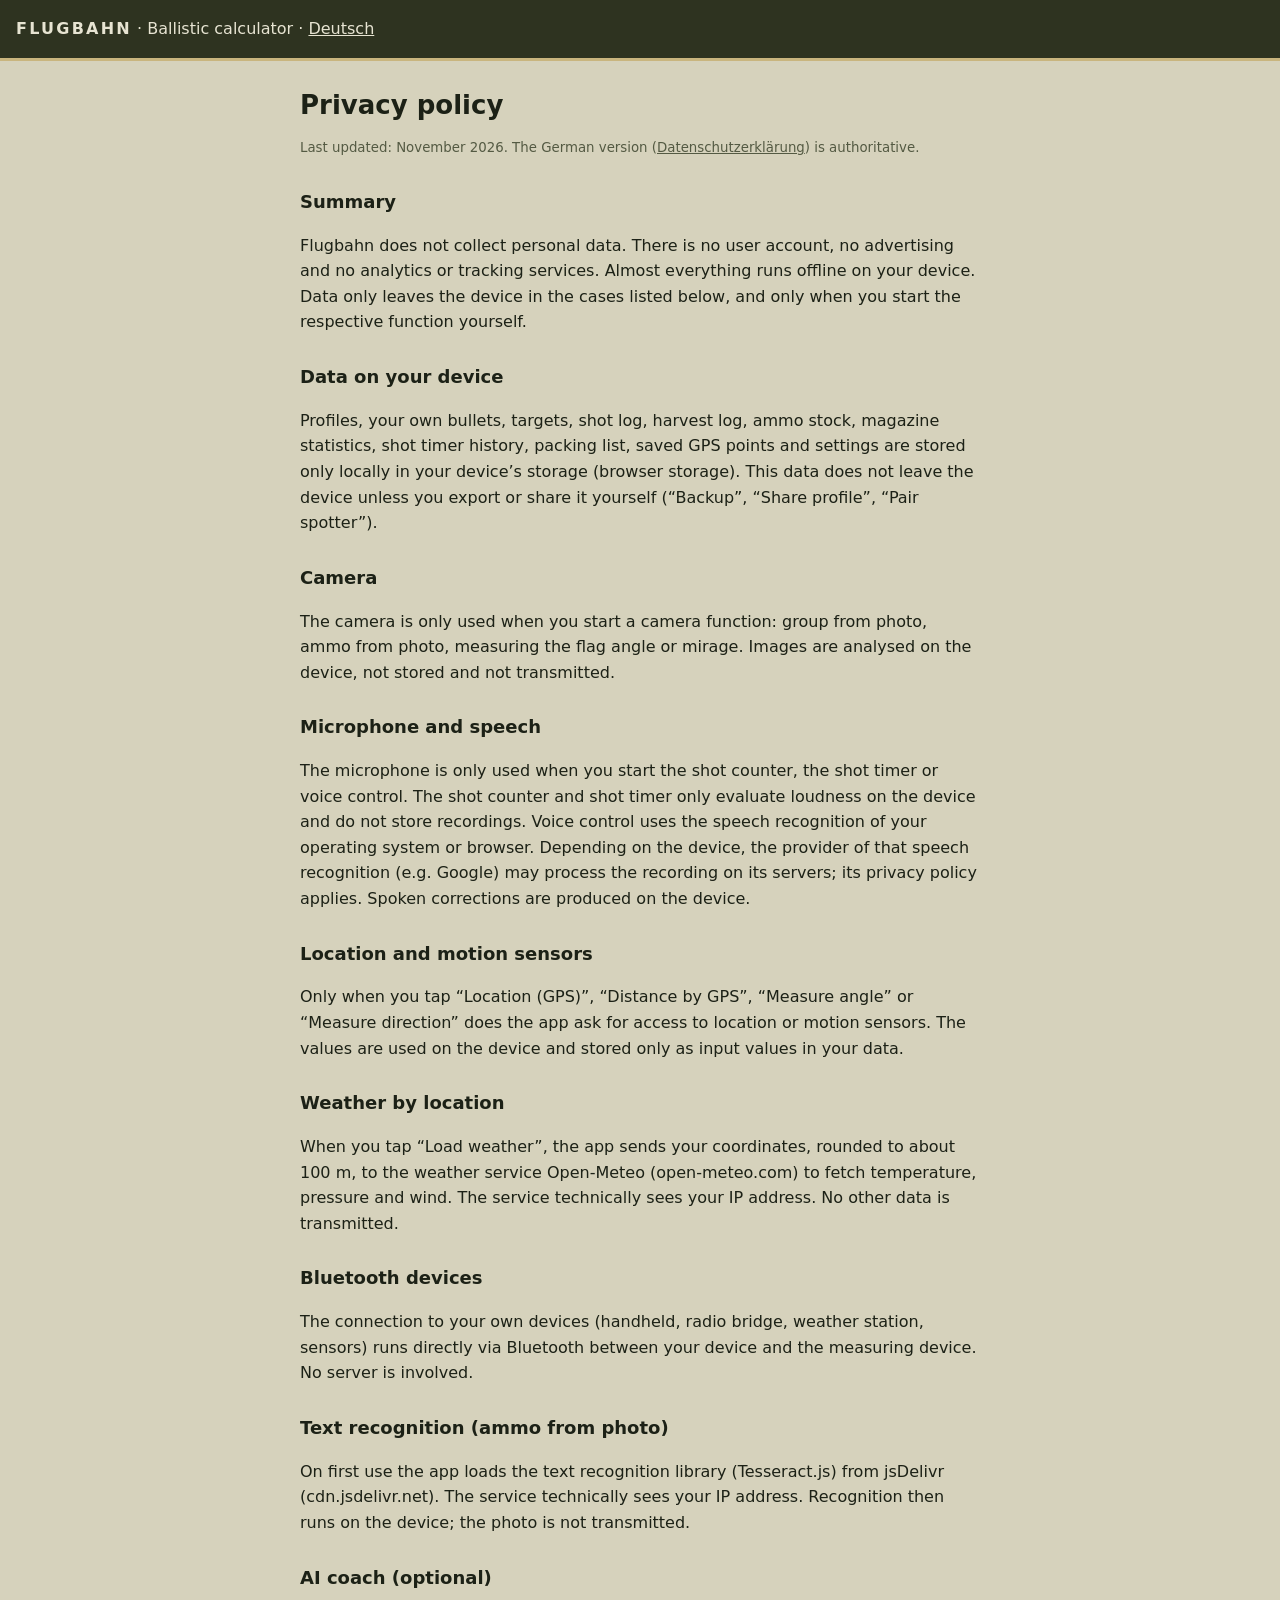
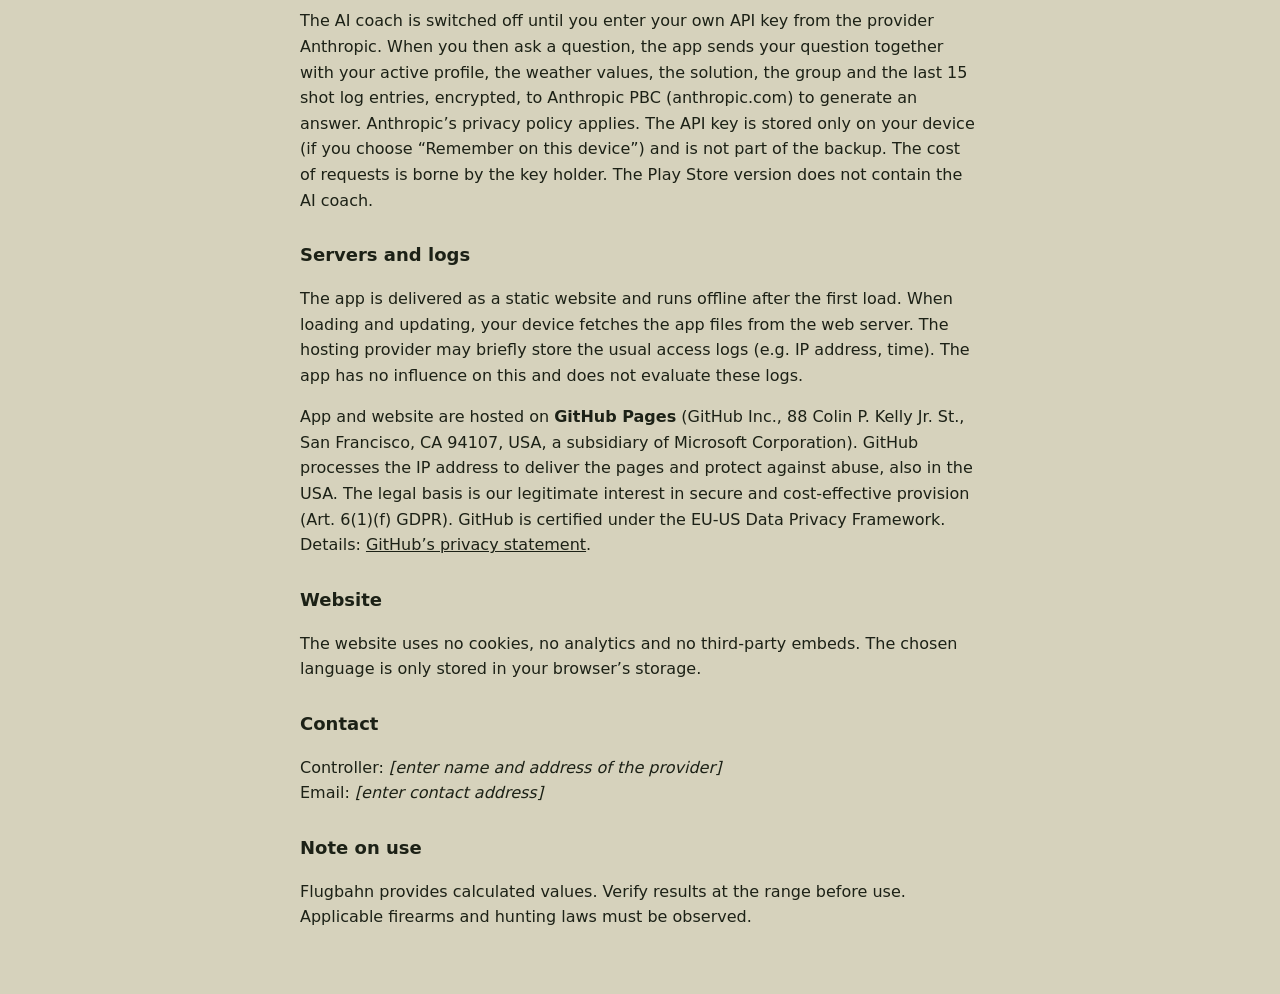
<file: app/privacy.html>
<!doctype html>
<html lang="en">
<head>
<meta charset="utf-8">
<meta name="viewport" content="width=device-width, initial-scale=1">
<title>Flugbahn – Privacy policy</title>
<link rel="icon" href="icons/icon.svg" type="image/svg+xml">
<style>
  :root{--bg:#D6D2BC;--ink:#1C2116;--muted:#545A43;--head:#2E3320;--acc:#C9B57E}
  @media (prefers-color-scheme: dark){:root{--bg:#101209;--ink:#DEDCC4;--muted:#8E9279;--head:#0A0C06}}
  body{margin:0;background:var(--bg);color:var(--ink);font:16px/1.6 system-ui,-apple-system,"Segoe UI",sans-serif}
  header{background:var(--head);color:#E7E4D2;border-bottom:3px solid var(--acc);padding:16px max(16px,env(safe-area-inset-left))}
  header b{letter-spacing:.14em;text-transform:uppercase}
  main{max-width:680px;margin:0 auto;padding:24px max(16px,env(safe-area-inset-left)) 48px}
  h1{font-size:26px;margin:0 0 8px} h2{font-size:18px;margin:28px 0 6px}
  p,li{color:var(--ink)} small{color:var(--muted)}
  a{color:inherit}
</style>
</head>
<body>
<header><b>Flugbahn</b> · Ballistic calculator · <a href="datenschutz.html" hreflang="de" lang="de">Deutsch</a></header>
<main>
  <h1>Privacy policy</h1>
  <small>Last updated: November 2026. The German version (<a href="datenschutz.html">Datenschutzerklärung</a>) is authoritative.</small>

  <h2>Summary</h2>
  <p>Flugbahn does not collect personal data. There is no user account, no advertising and no analytics or tracking services. Almost everything runs offline on your device. Data only leaves the device in the cases listed below, and only when you start the respective function yourself.</p>

  <h2>Data on your device</h2>
  <p>Profiles, your own bullets, targets, shot log, harvest log, ammo stock, magazine statistics, shot timer history, packing list, saved GPS points and settings are stored only locally in your device’s storage (browser storage). This data does not leave the device unless you export or share it yourself (“Backup”, “Share profile”, “Pair spotter”).</p>

  <h2>Camera</h2>
  <p>The camera is only used when you start a camera function: group from photo, ammo from photo, measuring the flag angle or mirage. Images are analysed on the device, not stored and not transmitted.</p>

  <h2>Microphone and speech</h2>
  <p>The microphone is only used when you start the shot counter, the shot timer or voice control. The shot counter and shot timer only evaluate loudness on the device and do not store recordings. Voice control uses the speech recognition of your operating system or browser. Depending on the device, the provider of that speech recognition (e.g. Google) may process the recording on its servers; its privacy policy applies. Spoken corrections are produced on the device.</p>

  <h2>Location and motion sensors</h2>
  <p>Only when you tap “Location (GPS)”, “Distance by GPS”, “Measure angle” or “Measure direction” does the app ask for access to location or motion sensors. The values are used on the device and stored only as input values in your data.</p>

  <h2>Weather by location</h2>
  <p>When you tap “Load weather”, the app sends your coordinates, rounded to about 100 m, to the weather service Open-Meteo (open-meteo.com) to fetch temperature, pressure and wind. The service technically sees your IP address. No other data is transmitted.</p>

  <h2>Bluetooth devices</h2>
  <p>The connection to your own devices (handheld, radio bridge, weather station, sensors) runs directly via Bluetooth between your device and the measuring device. No server is involved.</p>

  <h2>Text recognition (ammo from photo)</h2>
  <p>On first use the app loads the text recognition library (Tesseract.js) from jsDelivr (cdn.jsdelivr.net). The service technically sees your IP address. Recognition then runs on the device; the photo is not transmitted.</p>

  <h2>AI coach (optional)</h2>
  <p>The AI coach is switched off until you enter your own API key from the provider Anthropic. When you then ask a question, the app sends your question together with your active profile, the weather values, the solution, the group and the last 15 shot log entries, encrypted, to Anthropic PBC (anthropic.com) to generate an answer. Anthropic’s privacy policy applies. The API key is stored only on your device (if you choose “Remember on this device”) and is not part of the backup. The cost of requests is borne by the key holder. The Play Store version does not contain the AI coach.</p>

  <h2>Servers and logs</h2>
  <p>The app is delivered as a static website and runs offline after the first load. When loading and updating, your device fetches the app files from the web server. The hosting provider may briefly store the usual access logs (e.g. IP address, time). The app has no influence on this and does not evaluate these logs.</p>
  <p>App and website are hosted on <b>GitHub Pages</b> (GitHub Inc., 88 Colin P. Kelly Jr. St., San Francisco, CA 94107, USA, a subsidiary of Microsoft Corporation). GitHub processes the IP address to deliver the pages and protect against abuse, also in the USA. The legal basis is our legitimate interest in secure and cost-effective provision (Art. 6(1)(f) GDPR). GitHub is certified under the EU-US Data Privacy Framework. Details: <a href="https://docs.github.com/en/site-policy/privacy-policies/github-general-privacy-statement">GitHub’s privacy statement</a>.</p>

  <h2>Website</h2>
  <p>The website uses no cookies, no analytics and no third-party embeds. The chosen language is only stored in your browser’s storage.</p>

  <h2>Contact</h2>
  <p>Controller: <em>[enter name and address of the provider]</em><br>Email: <em>[enter contact address]</em></p>

  <h2>Note on use</h2>
  <p>Flugbahn provides calculated values. Verify results at the range before use. Applicable firearms and hunting laws must be observed.</p>
</main>
</body>
</html>
</file>
<file: app/fonts/fonts.css>
@font-face {
  font-family: 'Barlow Semi Condensed';
  font-style: normal;
  font-weight: 500;
  font-display: swap;
  src: url(BarlowSemiCondensed-500.woff2) format('woff2');
  unicode-range: U+0000-00FF, U+0131, U+0152-0153, U+02BB-02BC, U+02C6, U+02DA, U+02DC, U+0304, U+0308, U+0329, U+2000-206F, U+20AC, U+2122, U+2191, U+2193, U+2212, U+2215, U+FEFF, U+FFFD;
}
@font-face {
  font-family: 'Barlow Semi Condensed';
  font-style: normal;
  font-weight: 600;
  font-display: swap;
  src: url(BarlowSemiCondensed-600.woff2) format('woff2');
  unicode-range: U+0000-00FF, U+0131, U+0152-0153, U+02BB-02BC, U+02C6, U+02DA, U+02DC, U+0304, U+0308, U+0329, U+2000-206F, U+20AC, U+2122, U+2191, U+2193, U+2212, U+2215, U+FEFF, U+FFFD;
}
@font-face {
  font-family: 'Barlow Semi Condensed';
  font-style: normal;
  font-weight: 700;
  font-display: swap;
  src: url(BarlowSemiCondensed-700.woff2) format('woff2');
  unicode-range: U+0000-00FF, U+0131, U+0152-0153, U+02BB-02BC, U+02C6, U+02DA, U+02DC, U+0304, U+0308, U+0329, U+2000-206F, U+20AC, U+2122, U+2191, U+2193, U+2212, U+2215, U+FEFF, U+FFFD;
}
@font-face {
  font-family: 'IBM Plex Mono';
  font-style: normal;
  font-weight: 400;
  font-display: swap;
  src: url(IBMPlexMono-400.woff2) format('woff2');
  unicode-range: U+0000-00FF, U+0131, U+0152-0153, U+02BB-02BC, U+02C6, U+02DA, U+02DC, U+0304, U+0308, U+0329, U+2000-206F, U+20AC, U+2122, U+2191, U+2193, U+2212, U+2215, U+FEFF, U+FFFD;
}
@font-face {
  font-family: 'IBM Plex Mono';
  font-style: normal;
  font-weight: 500;
  font-display: swap;
  src: url(IBMPlexMono-500.woff2) format('woff2');
  unicode-range: U+0000-00FF, U+0131, U+0152-0153, U+02BB-02BC, U+02C6, U+02DA, U+02DC, U+0304, U+0308, U+0329, U+2000-206F, U+20AC, U+2122, U+2191, U+2193, U+2212, U+2215, U+FEFF, U+FFFD;
}
@font-face {
  font-family: 'IBM Plex Mono';
  font-style: normal;
  font-weight: 600;
  font-display: swap;
  src: url(IBMPlexMono-600.woff2) format('woff2');
  unicode-range: U+0000-00FF, U+0131, U+0152-0153, U+02BB-02BC, U+02C6, U+02DA, U+02DC, U+0304, U+0308, U+0329, U+2000-206F, U+20AC, U+2122, U+2191, U+2193, U+2212, U+2215, U+FEFF, U+FFFD;
}
@font-face {
  font-family: 'IBM Plex Sans';
  font-style: normal;
  font-weight: 400;
  font-stretch: 100%;
  font-display: swap;
  src: url(IBMPlexSans-400.woff2) format('woff2');
  unicode-range: U+0000-00FF, U+0131, U+0152-0153, U+02BB-02BC, U+02C6, U+02DA, U+02DC, U+0304, U+0308, U+0329, U+2000-206F, U+20AC, U+2122, U+2191, U+2193, U+2212, U+2215, U+FEFF, U+FFFD;
}
@font-face {
  font-family: 'IBM Plex Sans';
  font-style: normal;
  font-weight: 500;
  font-stretch: 100%;
  font-display: swap;
  src: url(IBMPlexSans-500.woff2) format('woff2');
  unicode-range: U+0000-00FF, U+0131, U+0152-0153, U+02BB-02BC, U+02C6, U+02DA, U+02DC, U+0304, U+0308, U+0329, U+2000-206F, U+20AC, U+2122, U+2191, U+2193, U+2212, U+2215, U+FEFF, U+FFFD;
}
@font-face {
  font-family: 'IBM Plex Sans';
  font-style: normal;
  font-weight: 600;
  font-stretch: 100%;
  font-display: swap;
  src: url(IBMPlexSans-600.woff2) format('woff2');
  unicode-range: U+0000-00FF, U+0131, U+0152-0153, U+02BB-02BC, U+02C6, U+02DA, U+02DC, U+0304, U+0308, U+0329, U+2000-206F, U+20AC, U+2122, U+2191, U+2193, U+2212, U+2215, U+FEFF, U+FFFD;
}
</file>
